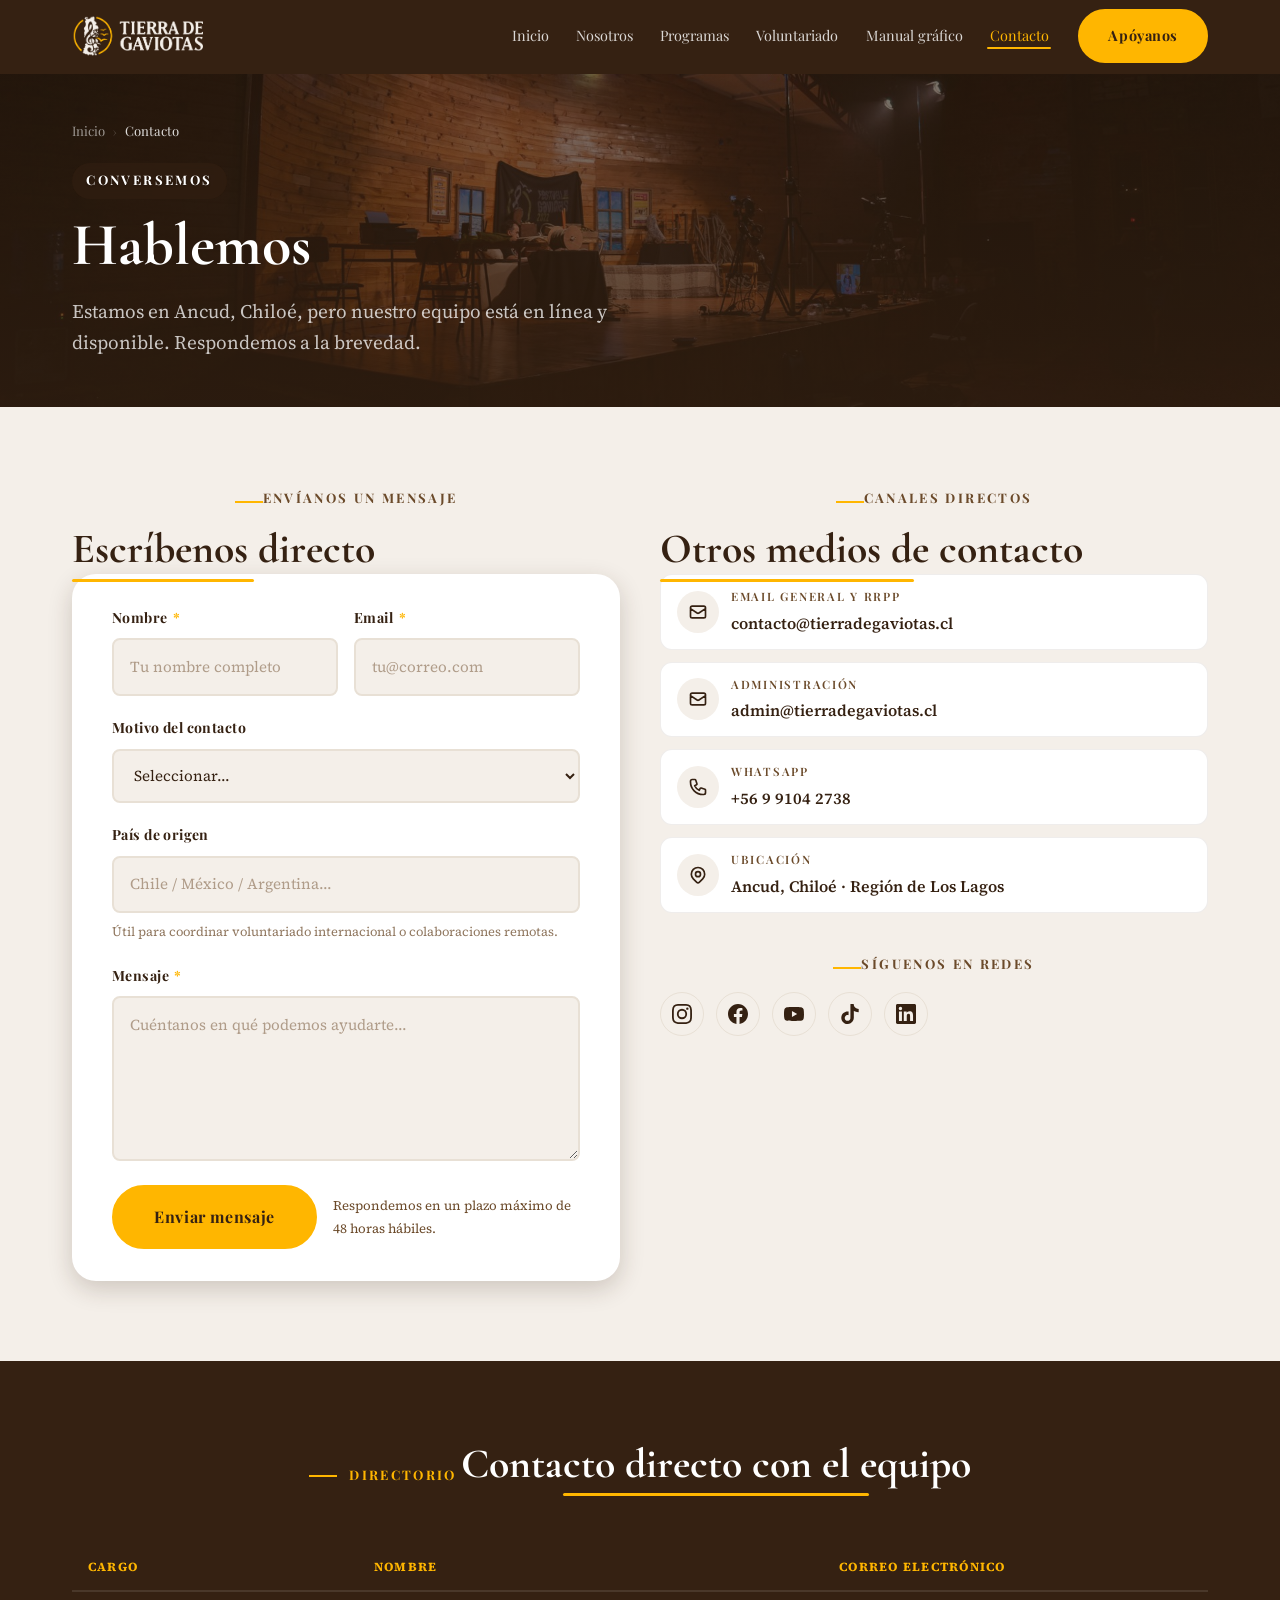
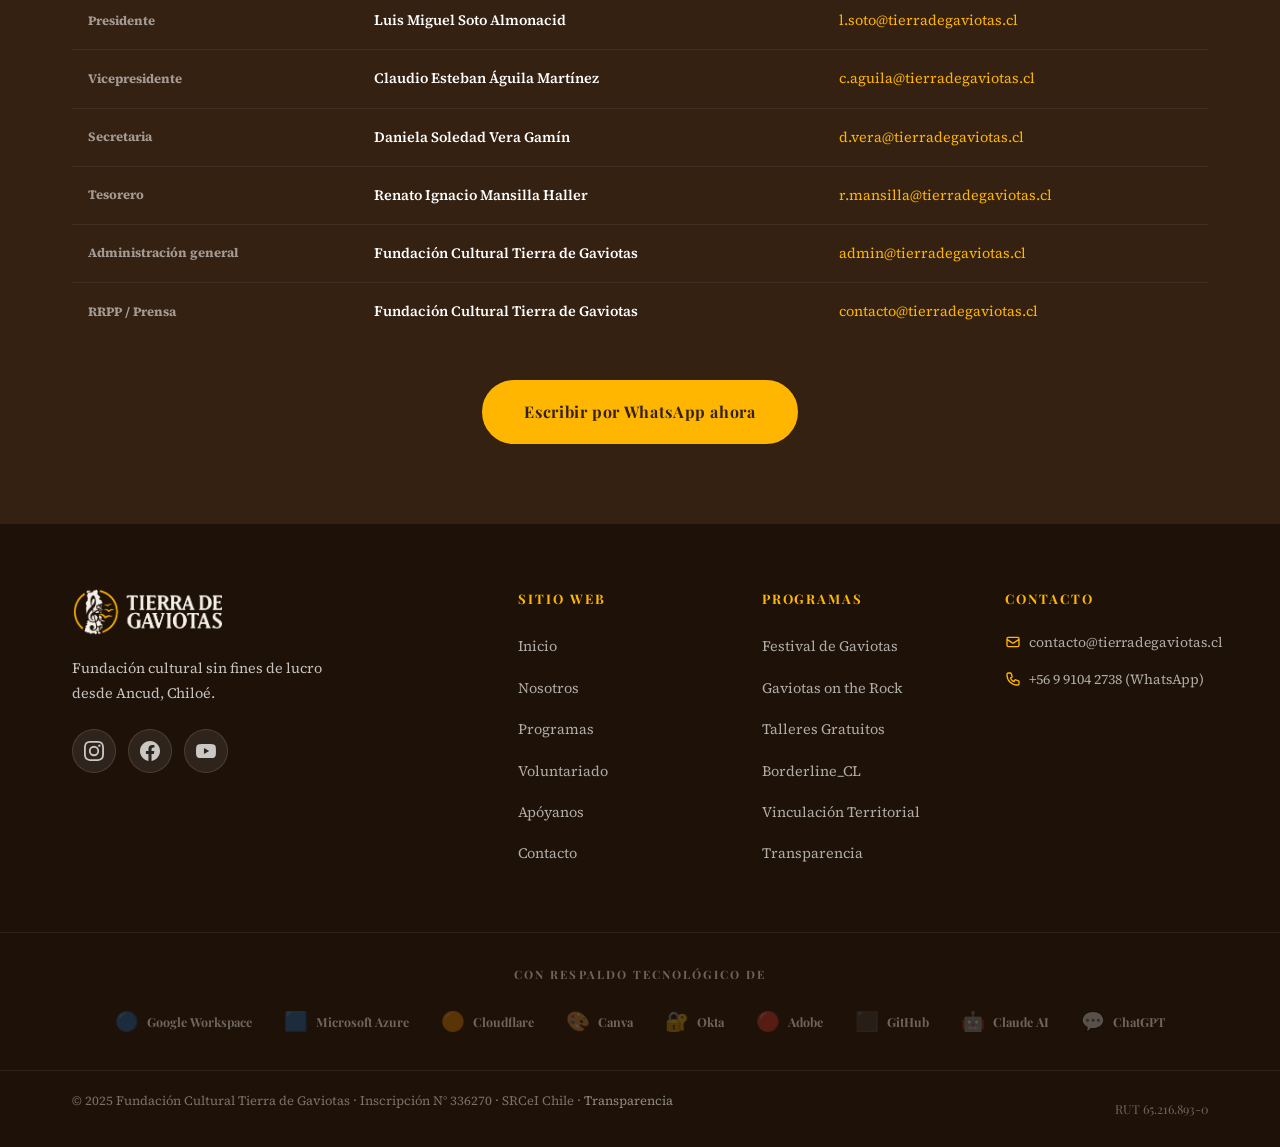
<file: contacto.html>
﻿<!DOCTYPE html>
<html lang="es">
<head>
  <meta charset="UTF-8">
  <meta name="viewport" content="width=device-width, initial-scale=1">
  <title>Contacto | Fundación Cultural Tierra de Gaviotas</title>
  <meta name="description" content="Contáctanos — Fundación Cultural Tierra de Gaviotas. Email, WhatsApp y redes sociales. Respondemos a la brevedad desde Ancud, Chiloé.">
  <link rel="canonical" href="https://tierradegaviotas.cl/contacto.html">
  <meta property="og:type" content="website">
  <meta property="og:url" content="https://tierradegaviotas.cl/contacto.html">
  <meta property="og:title" content="Contacto | Fundación Cultural Tierra de Gaviotas">
  <meta property="og:description" content="Contáctanos por email, WhatsApp o redes sociales. Estamos en Ancud, Chiloé.">
  <meta property="og:image" content="https://tierradegaviotas.cl/images/og-image.jpg">
  <meta property="og:locale" content="es_CL">
  <meta property="og:site_name" content="Fundación Cultural Tierra de Gaviotas">
  <meta name="twitter:card" content="summary_large_image">
  <meta name="twitter:site" content="@tdgaviotas">
  <meta name="twitter:image" content="https://tierradegaviotas.cl/images/og-image.jpg">
  <link rel="icon" type="image/svg+xml" href="/favicon.svg">
  <link rel="icon" type="image/x-icon" href="/favicon.ico">
  <link rel="apple-touch-icon" sizes="180x180" href="/apple-touch-icon.png">
  <link rel="manifest" href="/site.webmanifest">
  <meta name="theme-color" content="#352112">
  <link rel="preconnect" href="https://fonts.googleapis.com">
  <link rel="preconnect" href="https://fonts.gstatic.com" crossorigin>
  <link href="https://fonts.googleapis.com/css2?family=Cormorant+Garamond:ital,wght@0,600;0,700;1,700&family=Playfair+Display:ital,wght@0,400;0,700;1,400&family=Source+Serif+4:opsz,wght@8..60,300;8..60,400;8..60,600&display=swap" rel="stylesheet">
  <link rel="stylesheet" href="css/main.css">
  <link rel="stylesheet" href="css/components.css">
  <link rel="stylesheet" href="css/components-v2.css">
  <link rel="stylesheet" href="css/responsive.css">

</head>
<body>
  <a href="#main-content" class="skip-link">Ir al contenido principal</a>

  <header class="navbar" id="navbar" role="banner">
    <div class="container navbar__inner">
      <a href="index.html" class="navbar__logo" aria-label="Inicio">
        <img src="images/logo/tdg1.png" alt="Tierra de Gaviotas" class="navbar__logo-img" width="200" height="55" loading="eager">
      </a>
      <button class="navbar__hamburger" id="menuToggle" aria-expanded="false" aria-controls="navMenu" aria-label="Abrir menú">
        <span class="navbar__hamburger-line"></span><span class="navbar__hamburger-line"></span><span class="navbar__hamburger-line"></span>
      </button>
      <nav class="navbar__nav" id="navMenu" role="navigation" aria-label="Navegación principal">
        <ul class="navbar__list">
          <li><a href="index.html"        class="navbar__link">Inicio</a></li>
          <li><a href="nosotros.html"     class="navbar__link">Nosotros</a></li>
          <li><a href="programas.html"    class="navbar__link">Programas</a></li>
          <li><a href="voluntariado.html" class="navbar__link">Voluntariado</a></li>
          <!-- Noticias: desactivado temporalmente — quitar comentario para reactivar
          <li><a href="noticias.html" class="navbar__link">Noticias</a></li>
          -->
          <li><a href="manual-grafico.html" class="navbar__link">Manual gráfico</a></li>
          <li><a href="contacto.html"     class="navbar__link" aria-current="page">Contacto</a></li>
        </ul>
        <a href="donaciones.html" class="btn btn--ambar navbar__cta">Apóyanos</a>
      </nav>
    </div>
  </header>

  <main id="main-content" role="main">

    <!-- PAGE HERO -->
    <section class="page-hero page-hero--contacto" aria-labelledby="ph-title">
      <div class="container page-hero__content">
        <nav class="breadcrumb" aria-label="Ruta de navegación">
          <a href="index.html">Inicio</a>
          <span class="breadcrumb__sep" aria-hidden="true">›</span>
          <span class="breadcrumb__current" aria-current="page">Contacto</span>
        </nav>
        <span class="label page-hero__label">Conversemos</span>
        <h1 id="ph-title">Hablemos</h1>
        <p class="lead">Estamos en Ancud, Chiloé, pero nuestro equipo está en línea y disponible. Respondemos a la brevedad.</p>
      </div>
    </section>

    <!-- FORMULARIO + INFO DE CONTACTO -->
    <section class="section bg-crema" aria-labelledby="form-title">
      <div class="container">
        <div class="contact-layout">

          <!-- Formulario -->
          <div class="reveal">
            <span class="label label--block">Envíanos un mensaje</span>
            <h2 id="form-title" class="heading-line" heading--mb2>Escríbenos directo</h2>

            <!--
              INSTRUCCIÓN PARA EL EQUIPO TDG:
              Para activar este formulario, registrarse en formspree.io con el email admin@tierradegaviotas.cl
              Crear un nuevo formulario y reemplazar [PLACEHOLDER: ID Formspree] con el ID obtenido (ej: xyzxyz).
              El action quedará así: action="https://formspree.io/f/tu-id-aqui"
            -->
            <form
              id="contact-form"
              action="https://formspree.io/f/xjgjpewp"
              method="POST"
              class="form-contact"
              novalidate
            >
              <!-- Campo honeypot anti-spam -->
              <input type="text" name="_gotcha" class="u-hidden" tabindex="-1" autocomplete="off" aria-hidden="true">
              <!-- Redirect después de enviar -->
              <input type="hidden" name="_next" value="https://tierradegaviotas.cl/contacto.html?enviado=true">
              <input type="hidden" name="_subject" value="Nuevo mensaje desde tierradegaviotas.cl">

              <div class="form-row">
                <div class="form-group">
                  <label class="form-label" for="nombre">
                    Nombre <span class="required" aria-hidden="true">*</span>
                  </label>
                  <input
                    type="text"
                    id="nombre"
                    name="nombre"
                    class="form-input"
                    placeholder="Tu nombre completo"
                    required
                    autocomplete="given-name"
                  >
                </div>
                <div class="form-group">
                  <label class="form-label" for="email">
                    Email <span class="required" aria-hidden="true">*</span>
                  </label>
                  <input
                    type="email"
                    id="email"
                    name="email"
                    class="form-input"
                    placeholder="tu@correo.com"
                    required
                    autocomplete="email"
                  >
                </div>
              </div>

              <div class="form-group">
                <label class="form-label" for="motivo">Motivo del contacto</label>
                <select id="motivo" name="motivo" class="form-select">
                  <option value="" disabled selected>Seleccionar...</option>
                  <option value="voluntariado">Quiero ser voluntario/a</option>
                  <option value="donaciones">Información sobre donaciones</option>
                  <option value="prensa">Prensa y medios de comunicación</option>
                  <option value="alianza">Propuesta de alianza o colaboración</option>
                  <option value="artista">Participar como artista en el festival</option>
                  <option value="talleres">Información sobre talleres</option>
                  <option value="otro">Otro</option>
                </select>
              </div>

              <div class="form-group">
                <label class="form-label" for="pais">País de origen</label>
                <input
                  type="text"
                  id="pais"
                  name="pais"
                  class="form-input"
                  placeholder="Chile / México / Argentina..."
                  autocomplete="country-name"
                >
                <span class="form-hint">Útil para coordinar voluntariado internacional o colaboraciones remotas.</span>
              </div>

              <div class="form-group">
                <label class="form-label" for="mensaje">
                  Mensaje <span class="required" aria-hidden="true">*</span>
                </label>
                <textarea
                  id="mensaje"
                  name="mensaje"
                  class="form-textarea"
                  placeholder="Cuéntanos en qué podemos ayudarte..."
                  required
                  rows="5"
                ></textarea>
              </div>

              <div class="form-submit">
                <button type="submit" class="btn btn--ambar btn--lg">
                  Enviar mensaje
                </button>
                <p class="text-note-sm">
                  Respondemos en un plazo máximo de 48 horas hábiles.
                </p>
              </div>

              <div class="form-message form-message--success" id="form-success" role="alert">
                ¡Mensaje enviado correctamente! Te responderemos pronto.
              </div>
              <div class="form-message form-message--error" id="form-error" role="alert">
                Hubo un problema al enviar. Por favor intenta nuevamente o escríbenos directamente a contacto@tierradegaviotas.cl
              </div>
            </form>

            <script>
              // Detectar parámetro ?enviado=true en la URL (redirect de Formspree)
              if (window.location.search.includes('enviado=true')) {
                const msg = document.getElementById('form-success');
                if (msg) { msg.style.display = 'block'; }
                const form = document.getElementById('contact-form');
                if (form) { form.style.display = 'none'; }
              }
            </script>
          </div>

          <!-- Información de contacto -->
          <div class="reveal reveal-delay-2">
            <span class="label label--block">Canales directos</span>
            <h2 class="heading-line" heading--mb2>Otros medios de contacto</h2>

            <ul class="contact-list-compact">

              <li class="contact-row">
                <div class="contact-row__icon" aria-hidden="true">
                  <svg fill="none" stroke="currentColor" viewBox="0 0 24 24"><path stroke-linecap="round" stroke-linejoin="round" stroke-width="2" d="M3 8l7.89 5.26a2 2 0 002.22 0L21 8M5 19h14a2 2 0 002-2V7a2 2 0 00-2-2H5a2 2 0 00-2 2v10a2 2 0 002 2z"/></svg>
                </div>
                <div class="contact-row__body">
                  <span class="contact-row__label">Email general y RRPP</span>
                  <a href="mailto:contacto@tierradegaviotas.cl" class="contact-row__value">contacto@tierradegaviotas.cl</a>
                </div>
              </li>

              <li class="contact-row">
                <div class="contact-row__icon" aria-hidden="true">
                  <svg fill="none" stroke="currentColor" viewBox="0 0 24 24"><path stroke-linecap="round" stroke-linejoin="round" stroke-width="2" d="M3 8l7.89 5.26a2 2 0 002.22 0L21 8M5 19h14a2 2 0 002-2V7a2 2 0 00-2-2H5a2 2 0 00-2 2v10a2 2 0 002 2z"/></svg>
                </div>
                <div class="contact-row__body">
                  <span class="contact-row__label">Administración</span>
                  <a href="mailto:admin@tierradegaviotas.cl" class="contact-row__value">admin@tierradegaviotas.cl</a>
                </div>
              </li>

              <li class="contact-row">
                <div class="contact-row__icon" aria-hidden="true">
                  <svg fill="none" stroke="currentColor" viewBox="0 0 24 24"><path stroke-linecap="round" stroke-linejoin="round" stroke-width="2" d="M3 5a2 2 0 012-2h3.28a1 1 0 01.948.684l1.498 4.493a1 1 0 01-.502 1.21l-2.257 1.13a11.042 11.042 0 005.516 5.516l1.13-2.257a1 1 0 011.21-.502l4.493 1.498a1 1 0 01.684.949V19a2 2 0 01-2 2h-1C9.716 21 3 14.284 3 6V5z"/></svg>
                </div>
                <div class="contact-row__body">
                  <span class="contact-row__label">WhatsApp</span>
                  <a href="https://wa.me/56991042738" target="_blank" rel="noopener noreferrer" class="contact-row__value">+56 9 9104 2738</a>
                </div>
              </li>

              <li class="contact-row">
                <div class="contact-row__icon" aria-hidden="true">
                  <svg fill="none" stroke="currentColor" viewBox="0 0 24 24"><path stroke-linecap="round" stroke-linejoin="round" stroke-width="2" d="M17.657 16.657L13.414 20.9a1.998 1.998 0 01-2.827 0l-4.244-4.243a8 8 0 1111.314 0z"/><path stroke-linecap="round" stroke-linejoin="round" stroke-width="2" d="M15 11a3 3 0 11-6 0 3 3 0 016 0z"/></svg>
                </div>
                <div class="contact-row__body">
                  <span class="contact-row__label">Ubicación</span>
                  <span class="contact-row__value">Ancud, Chiloé · Región de Los Lagos</span>
                </div>
              </li>

            </ul>

            <!-- Redes sociales -->
            <div class="block-mt">
              <p class="label label--block">Síguenos en redes</p>
              <nav aria-label="Redes sociales de contacto">
                <ul class="social-list social-list--dark">
                  <li>
                    <a href="https://instagram.com/tdgaviotas" target="_blank" rel="noopener noreferrer" class="social-link" aria-label="Instagram @tdgaviotas">
                      <svg fill="currentColor" viewBox="0 0 24 24" aria-hidden="true"><path d="M12 2.163c3.204 0 3.584.012 4.85.07 3.252.148 4.771 1.691 4.919 4.919.058 1.265.069 1.645.069 4.849 0 3.205-.012 3.584-.069 4.849-.149 3.225-1.664 4.771-4.919 4.919-1.266.058-1.644.07-4.85.07-3.204 0-3.584-.012-4.849-.07-3.26-.149-4.771-1.699-4.919-4.92-.058-1.265-.07-1.644-.07-4.849 0-3.204.013-3.583.07-4.849.149-3.227 1.664-4.771 4.919-4.919 1.266-.057 1.645-.069 4.849-.069zM12 0C8.741 0 8.333.014 7.053.072 2.695.272.273 2.69.073 7.052.014 8.333 0 8.741 0 12c0 3.259.014 3.668.072 4.948.2 4.358 2.618 6.78 6.98 6.98C8.333 23.986 8.741 24 12 24c3.259 0 3.668-.014 4.948-.072 4.354-.2 6.782-2.618 6.979-6.98.059-1.28.073-1.689.073-4.948 0-3.259-.014-3.667-.072-4.947-.196-4.354-2.617-6.78-6.979-6.98C15.668.014 15.259 0 12 0zm0 5.838a6.162 6.162 0 100 12.324 6.162 6.162 0 000-12.324zM12 16a4 4 0 110-8 4 4 0 010 8zm6.406-11.845a1.44 1.44 0 100 2.881 1.44 1.44 0 000-2.881z"/></svg>
                    </a>
                  </li>
                  <li>
                    <a href="https://facebook.com/tdgaviotas" target="_blank" rel="noopener noreferrer" class="social-link" aria-label="Facebook /tdgaviotas">
                      <svg fill="currentColor" viewBox="0 0 24 24" aria-hidden="true"><path d="M24 12.073c0-6.627-5.373-12-12-12s-12 5.373-12 12c0 5.99 4.388 10.954 10.125 11.854v-8.385H7.078v-3.47h3.047V9.43c0-3.007 1.792-4.669 4.533-4.669 1.312 0 2.686.235 2.686.235v2.953H15.83c-1.491 0-1.956.925-1.956 1.874v2.25h3.328l-.532 3.47h-2.796v8.385C19.612 23.027 24 18.062 24 12.073z"/></svg>
                    </a>
                  </li>
                  <li>
                    <a href="https://youtube.com/@tdgaviotas" target="_blank" rel="noopener noreferrer" class="social-link" aria-label="YouTube @tdgaviotas">
                      <svg fill="currentColor" viewBox="0 0 24 24" aria-hidden="true"><path d="M23.498 6.186a3.016 3.016 0 00-2.122-2.136C19.505 3.545 12 3.545 12 3.545s-7.505 0-9.377.505A3.017 3.017 0 00.502 6.186C0 8.07 0 12 0 12s0 3.93.502 5.814a3.016 3.016 0 002.122 2.136c1.871.505 9.376.505 9.376.505s7.505 0 9.377-.505a3.015 3.015 0 002.122-2.136C24 15.93 24 12 24 12s0-3.93-.502-5.814zM9.545 15.568V8.432L15.818 12l-6.273 3.568z"/></svg>
                    </a>
                  </li>
                  <li>
                    <a href="https://tiktok.com/@tdgaviotas" target="_blank" rel="noopener noreferrer" class="social-link" aria-label="TikTok @tdgaviotas">
                      <svg fill="currentColor" viewBox="0 0 24 24" aria-hidden="true"><path d="M12.525.02c1.31-.02 2.61-.01 3.91-.02.08 1.53.63 3.09 1.75 4.17 1.12 1.11 2.7 1.62 4.24 1.79v4.03c-1.44-.05-2.89-.35-4.2-.97-.57-.26-1.1-.59-1.62-.93-.01 2.92.01 5.84-.02 8.75-.08 1.4-.54 2.79-1.35 3.94-1.31 1.92-3.58 3.17-5.91 3.21-1.43.08-2.86-.31-4.08-1.03-2.02-1.19-3.44-3.37-3.65-5.71-.02-.5-.03-1-.01-1.49.18-1.9 1.12-3.72 2.58-4.96 1.66-1.44 3.98-2.13 6.15-1.72.02 1.48-.04 2.96-.04 4.44-.99-.32-2.15-.23-3.02.37-.63.41-1.11 1.04-1.36 1.75-.21.51-.15 1.07-.14 1.61.24 1.64 1.82 3.02 3.5 2.87 1.12-.01 2.19-.66 2.77-1.61.19-.33.4-.67.41-1.06.1-1.79.06-3.57.07-5.36.01-4.03-.01-8.05.02-12.07z"/></svg>
                    </a>
                  </li>
                  <li>
                    <a href="https://linkedin.com/company/tierra-de-gaviotas" target="_blank" rel="noopener noreferrer" class="social-link" aria-label="LinkedIn tierra-de-gaviotas">
                      <svg fill="currentColor" viewBox="0 0 24 24" aria-hidden="true"><path d="M20.447 20.452h-3.554v-5.569c0-1.328-.027-3.037-1.852-3.037-1.853 0-2.136 1.445-2.136 2.939v5.667H9.351V9h3.414v1.561h.046c.477-.9 1.637-1.85 3.37-1.85 3.601 0 4.267 2.37 4.267 5.455v6.286zM5.337 7.433a2.062 2.062 0 01-2.063-2.065 2.064 2.064 0 112.063 2.065zm1.782 13.019H3.555V9h3.564v11.452zM22.225 0H1.771C.792 0 0 .774 0 1.729v20.542C0 23.227.792 24 1.771 24h20.451C23.2 24 24 23.227 24 22.271V1.729C24 .774 23.2 0 22.222 0h.003z"/></svg>
                    </a>
                  </li>
                </ul>
              </nav>
            </div>
          </div>

        </div>
      </div>
    </section>

    <!-- DIRECTORIO DEL EQUIPO -->
    <section class="section bg-cafe" id="directorio" aria-labelledby="dir-title">
      <div class="container">
        <header class="section-header reveal">
          <span class="label">Directorio</span>
          <h2 id="dir-title" class="heading-line heading-line--center">Contacto directo con el equipo</h2>
        </header>

        <div class="reveal reveal-delay-1 overflow-x-auto">
          <table class="directorio-tabla" aria-label="Directorio de la Fundación Cultural Tierra de Gaviotas">
            <thead>
              <tr>
                <th scope="col">Cargo</th>
                <th scope="col">Nombre</th>
                <th scope="col">Correo electrónico</th>
              </tr>
            </thead>
            <tbody>
              <tr>
                <td>Presidente</td>
                <td>Luis Miguel Soto Almonacid</td>
                <td><a href="mailto:l.soto@tierradegaviotas.cl">l.soto@tierradegaviotas.cl</a></td>
              </tr>
              <tr>
                <td>Vicepresidente</td>
                <td>Claudio Esteban Águila Martínez</td>
                <td><a href="mailto:c.aguila@tierradegaviotas.cl">c.aguila@tierradegaviotas.cl</a></td>
              </tr>
              <tr>
                <td>Secretaria</td>
                <td>Daniela Soledad Vera Gamín</td>
                <td><a href="mailto:d.vera@tierradegaviotas.cl">d.vera@tierradegaviotas.cl</a></td>
              </tr>
              <tr>
                <td>Tesorero</td>
                <td>Renato Ignacio Mansilla Haller</td>
                <td><a href="mailto:r.mansilla@tierradegaviotas.cl">r.mansilla@tierradegaviotas.cl</a></td>
              </tr>
              <tr>
                <td>Administración general</td>
                <td>Fundación Cultural Tierra de Gaviotas</td>
                <td><a href="mailto:admin@tierradegaviotas.cl">admin@tierradegaviotas.cl</a></td>
              </tr>
              <tr>
                <td>RRPP / Prensa</td>
                <td>Fundación Cultural Tierra de Gaviotas</td>
                <td><a href="mailto:contacto@tierradegaviotas.cl">contacto@tierradegaviotas.cl</a></td>
              </tr>
            </tbody>
          </table>
        </div>

        <div class="reveal text-center-mt">
          <a href="https://wa.me/56991042738" target="_blank" rel="noopener noreferrer" class="btn btn--ambar btn--lg">
            Escribir por WhatsApp ahora
          </a>
        </div>
      </div>
    </section>

  </main>

  <footer class="footer" role="contentinfo">
    <div class="footer__top"><div class="container footer__grid">
      <div><a href="index.html"><img src="images/logo/tdg1.png" alt="Tierra de Gaviotas" class="footer__brand-logo" loading="lazy"></a><p class="footer__tagline">Fundación cultural sin fines de lucro desde Ancud, Chiloé.</p><nav aria-label="Redes sociales"><ul class="social-list"><li><a href="https://instagram.com/tdgaviotas" target="_blank" rel="noopener noreferrer" class="social-link" aria-label="Instagram"><svg fill="currentColor" viewBox="0 0 24 24"><path d="M12 2.163c3.204 0 3.584.012 4.85.07 3.252.148 4.771 1.691 4.919 4.919.058 1.265.069 1.645.069 4.849 0 3.205-.012 3.584-.069 4.849-.149 3.225-1.664 4.771-4.919 4.919-1.266.058-1.644.07-4.85.07-3.204 0-3.584-.012-4.849-.07-3.26-.149-4.771-1.699-4.919-4.92-.058-1.265-.07-1.644-.07-4.849 0-3.204.013-3.583.07-4.849.149-3.227 1.664-4.771 4.919-4.919 1.266-.057 1.645-.069 4.849-.069zM12 0C8.741 0 8.333.014 7.053.072 2.695.272.273 2.69.073 7.052.014 8.333 0 8.741 0 12c0 3.259.014 3.668.072 4.948.2 4.358 2.618 6.78 6.98 6.98C8.333 23.986 8.741 24 12 24c3.259 0 3.668-.014 4.948-.072 4.354-.2 6.782-2.618 6.979-6.98.059-1.28.073-1.689.073-4.948 0-3.259-.014-3.667-.072-4.947-.196-4.354-2.617-6.78-6.979-6.98C15.668.014 15.259 0 12 0zm0 5.838a6.162 6.162 0 100 12.324 6.162 6.162 0 000-12.324zM12 16a4 4 0 110-8 4 4 0 010 8zm6.406-11.845a1.44 1.44 0 100 2.881 1.44 1.44 0 000-2.881z"/></svg></a></li><li><a href="https://facebook.com/tdgaviotas" target="_blank" rel="noopener noreferrer" class="social-link" aria-label="Facebook"><svg fill="currentColor" viewBox="0 0 24 24"><path d="M24 12.073c0-6.627-5.373-12-12-12s-12 5.373-12 12c0 5.99 4.388 10.954 10.125 11.854v-8.385H7.078v-3.47h3.047V9.43c0-3.007 1.792-4.669 4.533-4.669 1.312 0 2.686.235 2.686.235v2.953H15.83c-1.491 0-1.956.925-1.956 1.874v2.25h3.328l-.532 3.47h-2.796v8.385C19.612 23.027 24 18.062 24 12.073z"/></svg></a></li><li><a href="https://youtube.com/@tdgaviotas" target="_blank" rel="noopener noreferrer" class="social-link" aria-label="YouTube"><svg fill="currentColor" viewBox="0 0 24 24"><path d="M23.498 6.186a3.016 3.016 0 00-2.122-2.136C19.505 3.545 12 3.545 12 3.545s-7.505 0-9.377.505A3.017 3.017 0 00.502 6.186C0 8.07 0 12 0 12s0 3.93.502 5.814a3.016 3.016 0 002.122 2.136c1.871.505 9.376.505 9.376.505s7.505 0 9.377-.505a3.015 3.015 0 002.122-2.136C24 15.93 24 12 24 12s0-3.93-.502-5.814zM9.545 15.568V8.432L15.818 12l-6.273 3.568z"/></svg></a></li></ul></nav></div>
      <nav aria-label="Mapa del sitio"><p class="footer__col-title">Sitio web</p><ul class="footer__nav"><li><a href="index.html">Inicio</a></li><li><a href="nosotros.html">Nosotros</a></li><li><a href="programas.html">Programas</a></li><li><a href="voluntariado.html">Voluntariado</a></li><li><a href="donaciones.html">Apóyanos</a></li><li><a href="contacto.html">Contacto</a></li></ul></nav>
      <nav aria-label="Programas"><p class="footer__col-title">Programas</p><ul class="footer__nav"><li><a href="programas.html#festival">Festival de Gaviotas</a></li><li><a href="programas.html#rock">Gaviotas on the Rock</a></li><li><a href="programas.html#talleres">Talleres Gratuitos</a></li><li><a href="programas.html#borderline">Borderline_CL</a></li><li><a href="programas.html#vinculacion">Vinculación Territorial</a></li><li><a href="nosotros.html#acreditaciones">Transparencia</a></li></ul></nav>
      <div><p class="footer__col-title">Contacto</p><ul class="footer__contact-list"><li class="footer__contact-item"><svg fill="none" stroke="currentColor" viewBox="0 0 24 24" aria-hidden="true"><path stroke-linecap="round" stroke-linejoin="round" stroke-width="2" d="M3 8l7.89 5.26a2 2 0 002.22 0L21 8M5 19h14a2 2 0 002-2V7a2 2 0 00-2-2H5a2 2 0 00-2 2v10a2 2 0 002 2z"/></svg><a href="mailto:contacto@tierradegaviotas.cl">contacto@tierradegaviotas.cl</a></li><li class="footer__contact-item"><svg fill="none" stroke="currentColor" viewBox="0 0 24 24" aria-hidden="true"><path stroke-linecap="round" stroke-linejoin="round" stroke-width="2" d="M3 5a2 2 0 012-2h3.28a1 1 0 01.948.684l1.498 4.493a1 1 0 01-.502 1.21l-2.257 1.13a11.042 11.042 0 005.516 5.516l1.13-2.257a1 1 0 011.21-.502l4.493 1.498a1 1 0 01.684.949V19a2 2 0 01-2 2h-1C9.716 21 3 14.284 3 6V5z"/></svg><a href="https://wa.me/56991042738" target="_blank" rel="noopener noreferrer">+56 9 9104 2738 (WhatsApp)</a></li></ul></div>
    </div></div>
    <div class="footer__aliados"><div class="container"><p class="footer__aliados-title">Con respaldo tecnológico de</p><div class="footer__aliados-logos"><span class="footer__aliado-item"><span class="footer__aliado-icon">🔵</span><span class="footer__aliado-name">Google Workspace</span></span><span class="footer__aliado-item"><span class="footer__aliado-icon">🟦</span><span class="footer__aliado-name">Microsoft Azure</span></span><span class="footer__aliado-item"><span class="footer__aliado-icon">🟠</span><span class="footer__aliado-name">Cloudflare</span></span><span class="footer__aliado-item"><span class="footer__aliado-icon">🎨</span><span class="footer__aliado-name">Canva</span></span><span class="footer__aliado-item"><span class="footer__aliado-icon">🔐</span><span class="footer__aliado-name">Okta</span></span><span class="footer__aliado-item"><span class="footer__aliado-icon">🔴</span><span class="footer__aliado-name">Adobe</span></span><span class="footer__aliado-item"><span class="footer__aliado-icon">⬛</span><span class="footer__aliado-name">GitHub</span></span><span class="footer__aliado-item"><span class="footer__aliado-icon">🤖</span><span class="footer__aliado-name">Claude AI</span></span><span class="footer__aliado-item"><span class="footer__aliado-icon">💬</span><span class="footer__aliado-name">ChatGPT</span></span></div></div></div>
    <div class="container footer__bottom"><p class="footer__legal">© 2025 Fundación Cultural Tierra de Gaviotas · Inscripción N° 336270 · SRCeI Chile · <a href="nosotros.html#acreditaciones">Transparencia</a></p><p class="footer__rut">RUT 65.216.893-0</p></div>
  </footer>

  <script src="js/main.js"></script>
  <script src="js/components.js"></script>
</body>
</html>
</file>
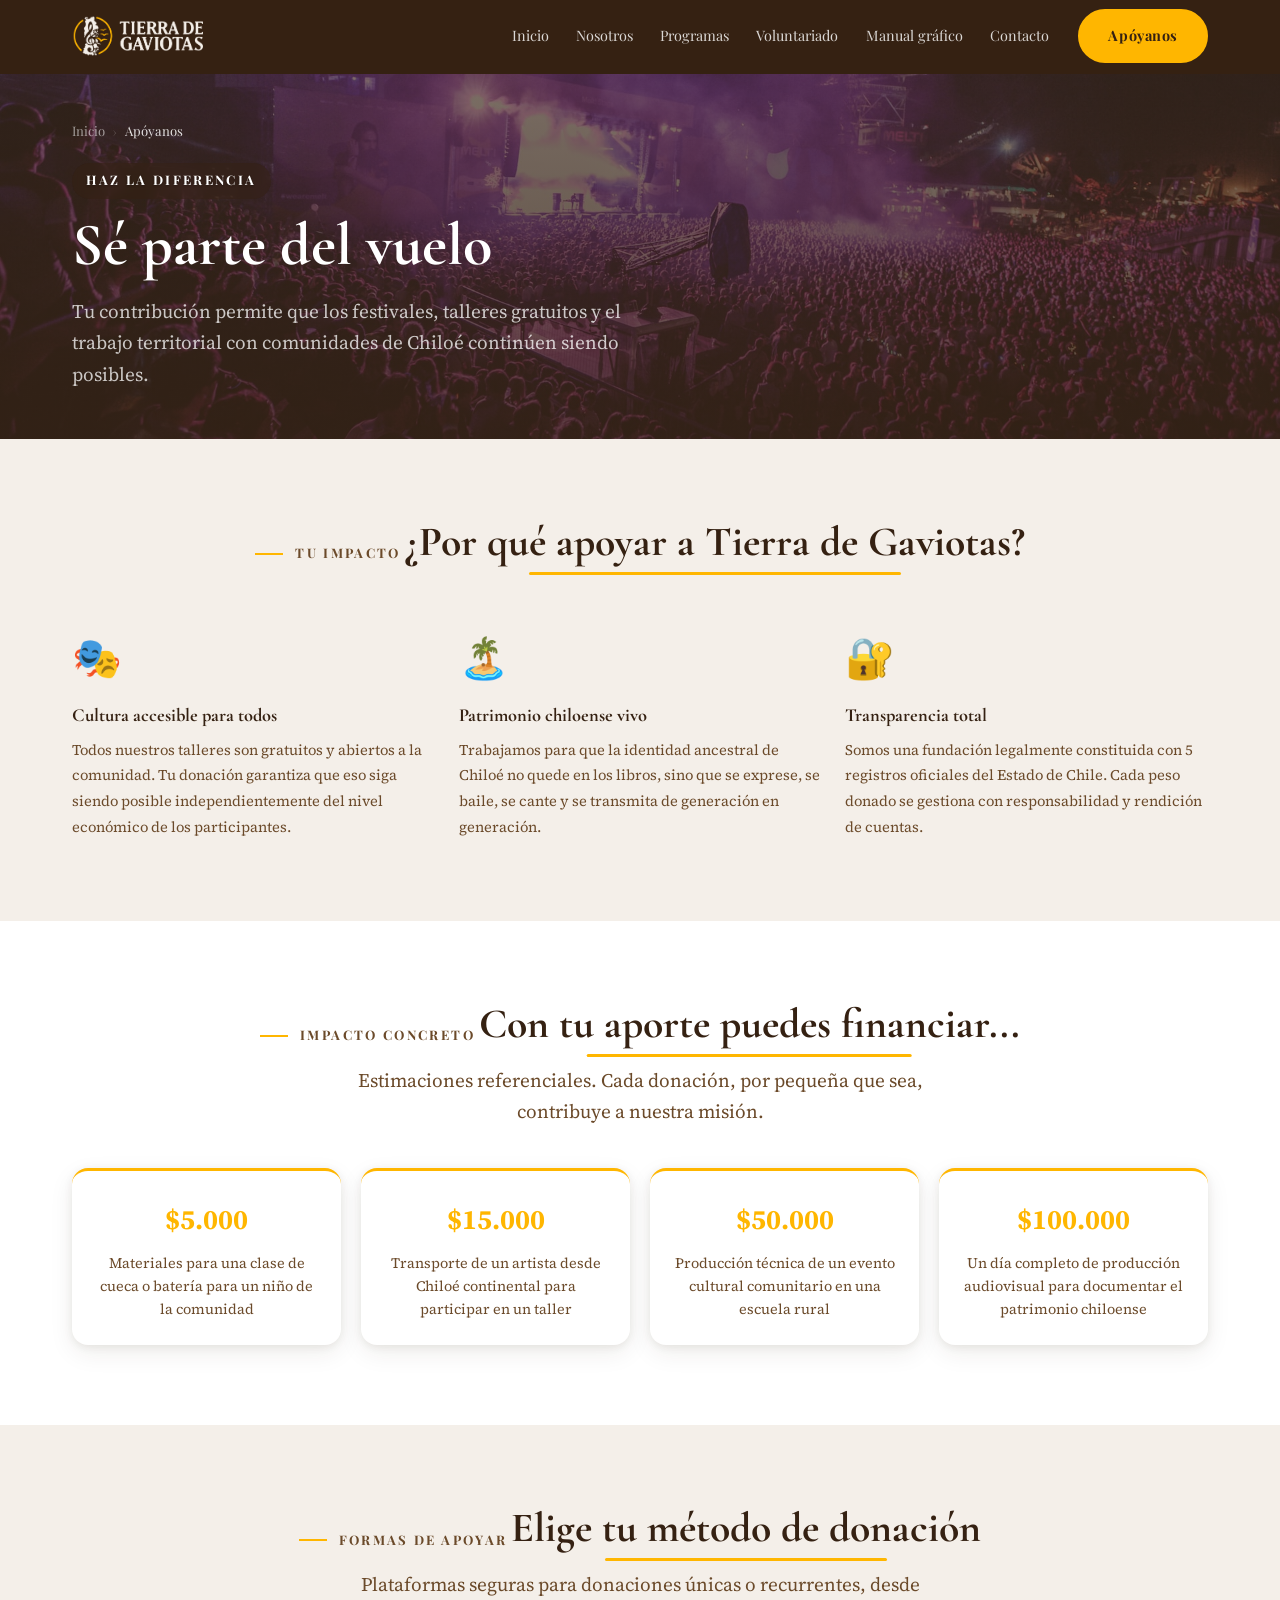
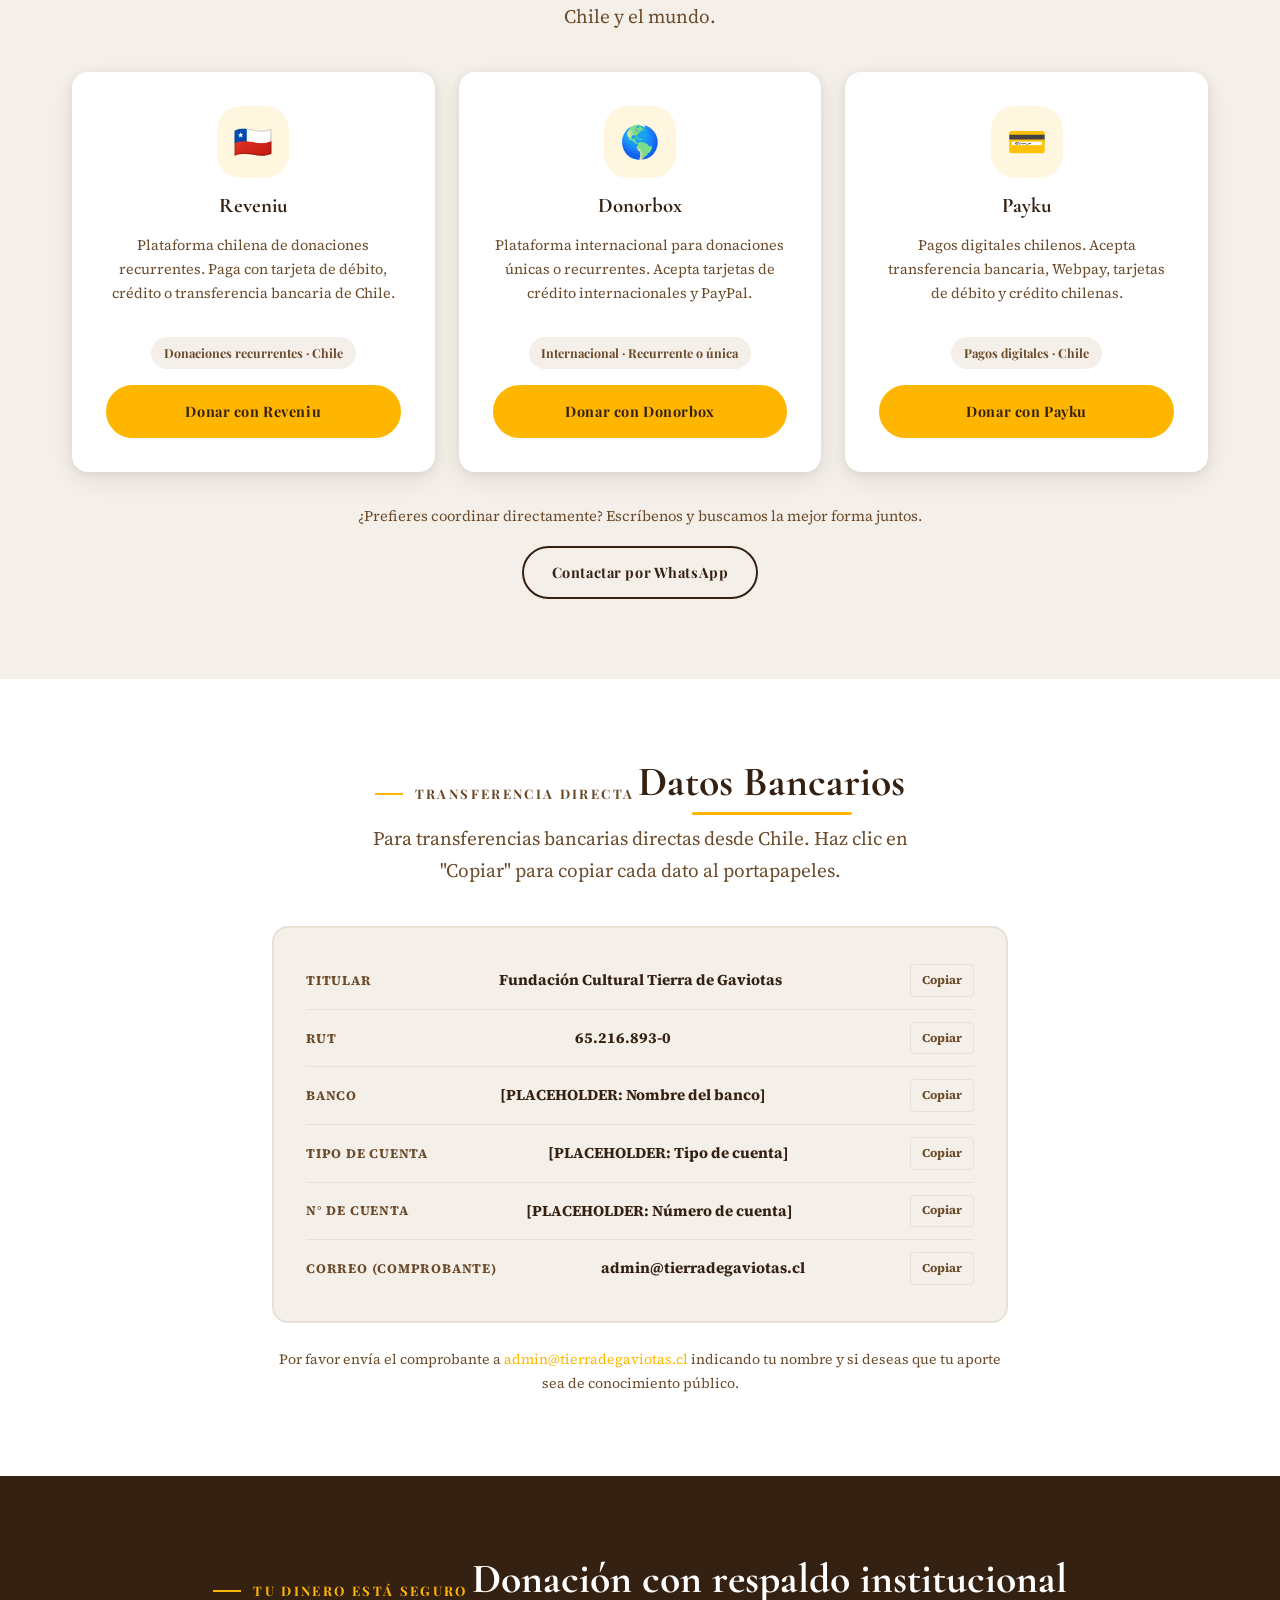
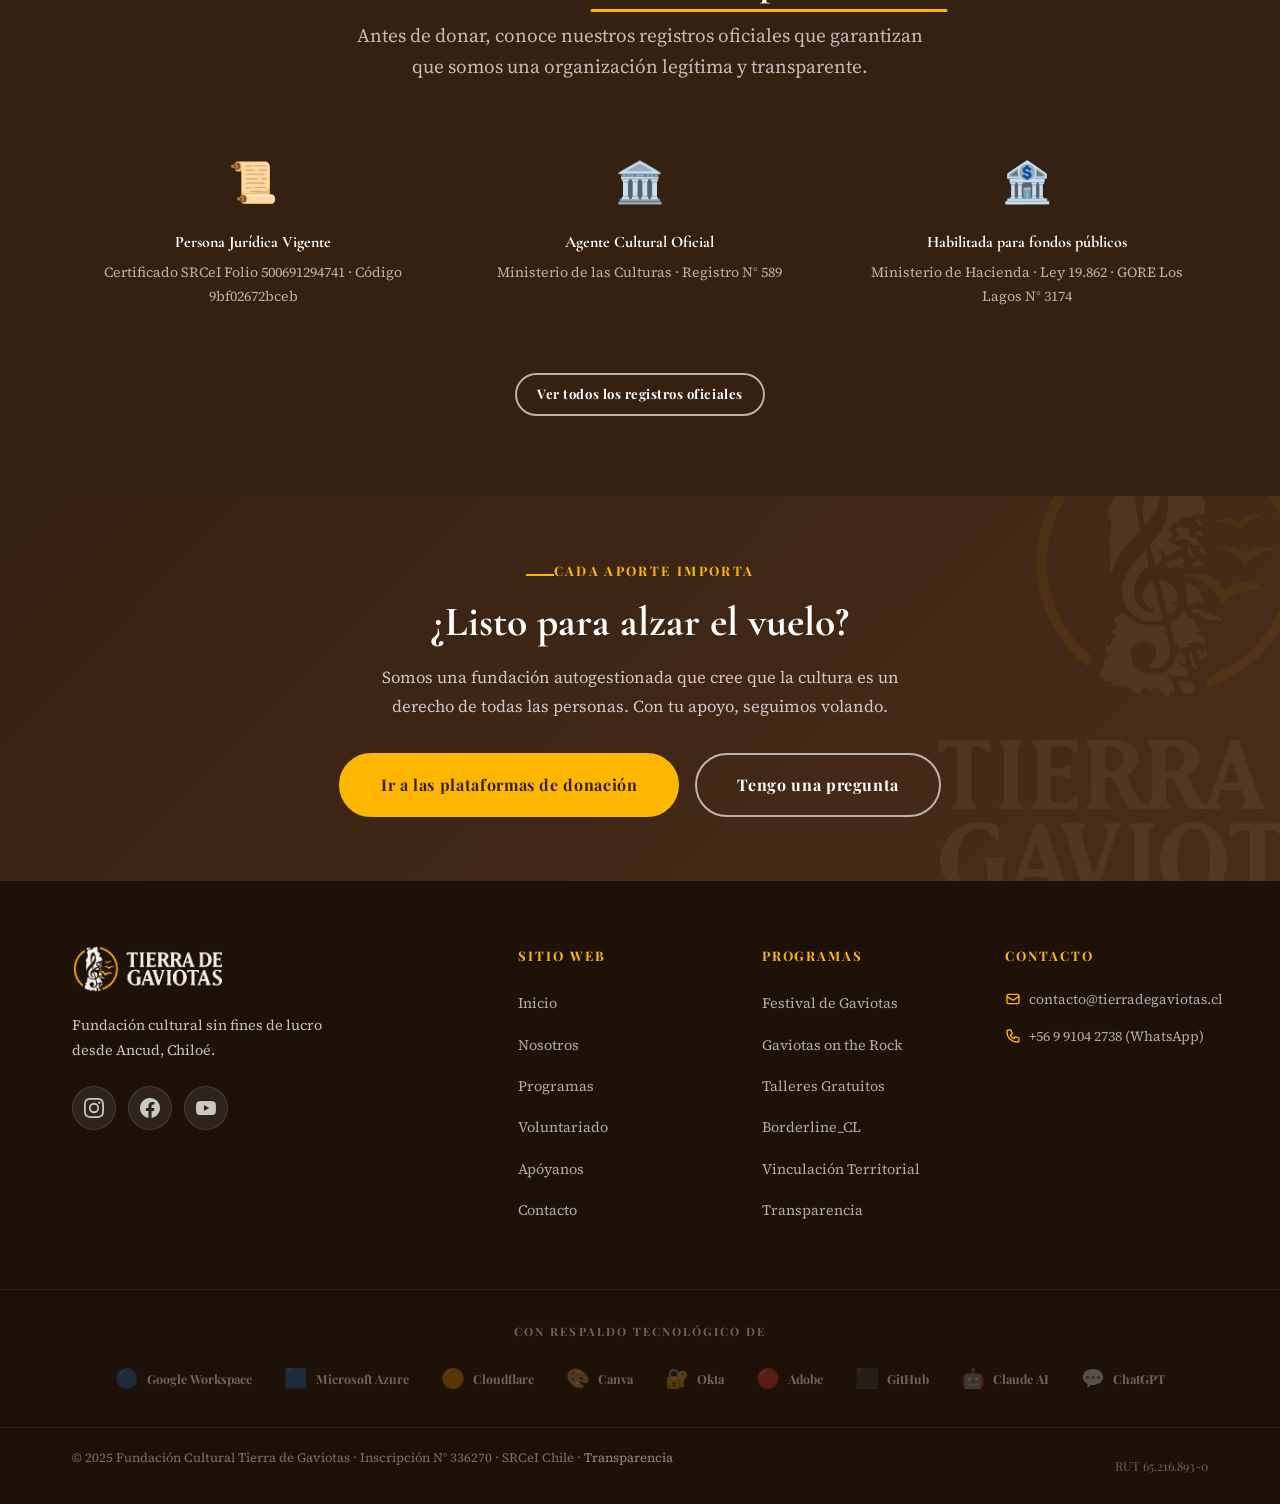
<file: donaciones.html>
﻿<!DOCTYPE html>
<html lang="es">
<head>
  <meta charset="UTF-8">
  <meta name="viewport" content="width=device-width, initial-scale=1">
  <title>Apóyanos | Fundación Cultural Tierra de Gaviotas</title>
  <meta name="description" content="Apoya la Fundación Cultural Tierra de Gaviotas con una donación. Tu aporte permite festivales, talleres gratuitos y vinculación comunitaria en Chiloé.">
  <link rel="canonical" href="https://tierradegaviotas.cl/donaciones.html">
  <meta property="og:type" content="website">
  <meta property="og:url" content="https://tierradegaviotas.cl/donaciones.html">
  <meta property="og:title" content="Apóyanos | Fundación Cultural Tierra de Gaviotas">
  <meta property="og:description" content="Tu donación permite que la cultura siga viva en Chiloé. Apoya la Fundación Tierra de Gaviotas.">
  <meta property="og:image" content="https://tierradegaviotas.cl/images/og-image.jpg">
  <meta property="og:locale" content="es_CL">
  <meta property="og:site_name" content="Fundación Cultural Tierra de Gaviotas">
  <meta name="twitter:card" content="summary_large_image">
  <meta name="twitter:site" content="@tdgaviotas">
  <meta name="twitter:image" content="https://tierradegaviotas.cl/images/og-image.jpg">
  <link rel="icon" type="image/svg+xml" href="/favicon.svg">
  <link rel="icon" type="image/x-icon" href="/favicon.ico">
  <link rel="apple-touch-icon" sizes="180x180" href="/apple-touch-icon.png">
  <link rel="manifest" href="/site.webmanifest">
  <meta name="theme-color" content="#352112">
  <link rel="preconnect" href="https://fonts.googleapis.com">
  <link rel="preconnect" href="https://fonts.gstatic.com" crossorigin>
  <link href="https://fonts.googleapis.com/css2?family=Cormorant+Garamond:ital,wght@0,600;0,700;1,700&family=Playfair+Display:ital,wght@0,400;0,700;1,400&family=Source+Serif+4:opsz,wght@8..60,300;8..60,400;8..60,600&display=swap" rel="stylesheet">
  <link rel="stylesheet" href="css/main.css">
  <link rel="stylesheet" href="css/components.css">
  <link rel="stylesheet" href="css/components-v2.css">
  <link rel="stylesheet" href="css/responsive.css">

</head>
<body>
  <a href="#main-content" class="skip-link">Ir al contenido principal</a>

  <header class="navbar" id="navbar" role="banner">
    <div class="container navbar__inner">
      <a href="index.html" class="navbar__logo" aria-label="Inicio">
        <img src="images/logo/tdg1.png" alt="Tierra de Gaviotas" class="navbar__logo-img" width="200" height="55" loading="eager">
      </a>
      <button class="navbar__hamburger" id="menuToggle" aria-expanded="false" aria-controls="navMenu" aria-label="Abrir menú">
        <span class="navbar__hamburger-line"></span><span class="navbar__hamburger-line"></span><span class="navbar__hamburger-line"></span>
      </button>
      <nav class="navbar__nav" id="navMenu" role="navigation" aria-label="Navegación principal">
        <ul class="navbar__list">
          <li><a href="index.html"        class="navbar__link">Inicio</a></li>
          <li><a href="nosotros.html"     class="navbar__link">Nosotros</a></li>
          <li><a href="programas.html"    class="navbar__link">Programas</a></li>
          <li><a href="voluntariado.html" class="navbar__link">Voluntariado</a></li>
          <!-- Noticias: desactivado temporalmente — quitar comentario para reactivar
          <li><a href="noticias.html" class="navbar__link">Noticias</a></li>
          -->
          <li><a href="manual-grafico.html" class="navbar__link">Manual gráfico</a></li>
          <li><a href="contacto.html"     class="navbar__link">Contacto</a></li>
        </ul>
        <a href="donaciones.html" class="btn btn--ambar navbar__cta" aria-current="page">Apóyanos</a>
      </nav>
    </div>
  </header>

  <main id="main-content" role="main">

    <!-- PAGE HERO -->
    <section class="page-hero page-hero--donaciones" aria-labelledby="ph-title">
      <div class="container page-hero__content">
        <nav class="breadcrumb" aria-label="Ruta de navegación">
          <a href="index.html">Inicio</a>
          <span class="breadcrumb__sep" aria-hidden="true">›</span>
          <span class="breadcrumb__current" aria-current="page">Apóyanos</span>
        </nav>
        <span class="label page-hero__label">Haz la diferencia</span>
        <h1 id="ph-title">Sé parte del vuelo</h1>
        <p class="lead">Tu contribución permite que los festivales, talleres gratuitos y el trabajo territorial con comunidades de Chiloé continúen siendo posibles.</p>
      </div>
    </section>

    <!-- POR QUÉ DONAR -->
    <section class="section bg-crema" aria-labelledby="porq-title">
      <div class="container">
        <header class="section-header reveal">
          <span class="label">Tu impacto</span>
          <h2 id="porq-title" class="heading-line heading-line--center">¿Por qué apoyar a Tierra de Gaviotas?</h2>
        </header>
        <div class="por-que-grid reveal reveal-delay-1">
          <div class="por-que-item">
            <div class="por-que-item__icon" aria-hidden="true">🎭</div>
            <h3>Cultura accesible para todos</h3>
            <p>Todos nuestros talleres son gratuitos y abiertos a la comunidad. Tu donación garantiza que eso siga siendo posible independientemente del nivel económico de los participantes.</p>
          </div>
          <div class="por-que-item">
            <div class="por-que-item__icon" aria-hidden="true">🏝️</div>
            <h3>Patrimonio chiloense vivo</h3>
            <p>Trabajamos para que la identidad ancestral de Chiloé no quede en los libros, sino que se exprese, se baile, se cante y se transmita de generación en generación.</p>
          </div>
          <div class="por-que-item">
            <div class="por-que-item__icon" aria-hidden="true">🔐</div>
            <h3>Transparencia total</h3>
            <p>Somos una fundación legalmente constituida con 5 registros oficiales del Estado de Chile. Cada peso donado se gestiona con responsabilidad y rendición de cuentas.</p>
          </div>
        </div>
      </div>
    </section>

    <!-- IMPACTO DE TU DONACIÓN -->
    <section class="section bg-blanco" aria-labelledby="imp-title">
      <div class="container">
        <header class="section-header reveal">
          <span class="label">Impacto concreto</span>
          <h2 id="imp-title" class="heading-line heading-line--center">Con tu aporte puedes financiar...</h2>
          <p class="lead">Estimaciones referenciales. Cada donación, por pequeña que sea, contribuye a nuestra misión.</p>
        </header>
        <div class="impacto-grid reveal reveal-delay-1">
          <div class="impacto-item">
            <p class="impacto-item__monto">$5.000</p>
            <p class="impacto-item__desc">Materiales para una clase de cueca o batería para un niño de la comunidad</p>
          </div>
          <div class="impacto-item">
            <p class="impacto-item__monto">$15.000</p>
            <p class="impacto-item__desc">Transporte de un artista desde Chiloé continental para participar en un taller</p>
          </div>
          <div class="impacto-item">
            <p class="impacto-item__monto">$50.000</p>
            <p class="impacto-item__desc">Producción técnica de un evento cultural comunitario en una escuela rural</p>
          </div>
          <div class="impacto-item">
            <p class="impacto-item__monto">$100.000</p>
            <p class="impacto-item__desc">Un día completo de producción audiovisual para documentar el patrimonio chiloense</p>
          </div>
        </div>
      </div>
    </section>

    <!-- PLATAFORMAS DE DONACIÓN -->
    <section class="section bg-crema" id="plataformas" aria-labelledby="plat-title">
      <div class="container">
        <header class="section-header reveal">
          <span class="label">Formas de apoyar</span>
          <h2 id="plat-title" class="heading-line heading-line--center">Elige tu método de donación</h2>
          <p class="lead">Plataformas seguras para donaciones únicas o recurrentes, desde Chile y el mundo.</p>
        </header>

        <div class="grid grid-auto-3 reveal reveal-delay-1">

          <!-- Reveniu -->
          <div class="card-donacion">
            <div class="card-donacion__icon" aria-hidden="true">🇨🇱</div>
            <h3 class="card-donacion__titulo">Reveniu</h3>
            <p class="card-donacion__desc">Plataforma chilena de donaciones recurrentes. Paga con tarjeta de débito, crédito o transferencia bancaria de Chile.</p>
            <span class="card-donacion__badge">Donaciones recurrentes · Chile</span>
            <!-- [PLACEHOLDER: Reemplazar # con la URL real de Reveniu cuando esté disponible] -->
            <a href="#" class="btn btn--ambar" aria-label="Donar mediante Reveniu">
              <!-- [PLACEHOLDER: URL Reveniu] -->
              Donar con Reveniu
            </a>
          </div>

          <!-- Donorbox -->
          <div class="card-donacion">
            <div class="card-donacion__icon" aria-hidden="true">🌎</div>
            <h3 class="card-donacion__titulo">Donorbox</h3>
            <p class="card-donacion__desc">Plataforma internacional para donaciones únicas o recurrentes. Acepta tarjetas de crédito internacionales y PayPal.</p>
            <span class="card-donacion__badge">Internacional · Recurrente o única</span>
            <!-- [PLACEHOLDER: Reemplazar # con la URL real de Donorbox cuando esté disponible] -->
            <a href="#" class="btn btn--ambar" aria-label="Donar mediante Donorbox">
              <!-- [PLACEHOLDER: URL Donorbox] -->
              Donar con Donorbox
            </a>
          </div>

          <!-- Payku -->
          <div class="card-donacion">
            <div class="card-donacion__icon" aria-hidden="true">💳</div>
            <h3 class="card-donacion__titulo">Payku</h3>
            <p class="card-donacion__desc">Pagos digitales chilenos. Acepta transferencia bancaria, Webpay, tarjetas de débito y crédito chilenas.</p>
            <span class="card-donacion__badge">Pagos digitales · Chile</span>
            <!-- [PLACEHOLDER: Reemplazar # con la URL real de Payku cuando esté disponible] -->
            <a href="#" class="btn btn--ambar" aria-label="Donar mediante Payku">
              <!-- [PLACEHOLDER: URL Payku] -->
              Donar con Payku
            </a>
          </div>

        </div>

        <!-- WhatsApp para otras formas de apoyo -->
        <div class="donacion-cta">
          <p class="donacion-cta__text">
            ¿Prefieres coordinar directamente? Escríbenos y buscamos la mejor forma juntos.
          </p>
          <a href="https://wa.me/56991042738" target="_blank" rel="noopener noreferrer" class="btn btn--outline">
            Contactar por WhatsApp
          </a>
        </div>
      </div>
    </section>

    <!-- TRANSFERENCIA BANCARIA -->
    <section class="section bg-blanco" id="transferencia" aria-labelledby="banco-title">
      <div class="container container--narrow">
        <header class="section-header reveal">
          <span class="label">Transferencia directa</span>
          <h2 id="banco-title" class="heading-line heading-line--center">Datos Bancarios</h2>
          <p class="lead">Para transferencias bancarias directas desde Chile. Haz clic en "Copiar" para copiar cada dato al portapapeles.</p>
        </header>

        <div class="banco-box reveal reveal-delay-1">
          <div class="banco-dato">
            <span class="banco-dato__label">Titular</span>
            <span class="banco-dato__valor">Fundación Cultural Tierra de Gaviotas</span>
            <button class="banco-dato__copy" data-copy="Fundación Cultural Tierra de Gaviotas" aria-label="Copiar nombre del titular">Copiar</button>
          </div>
          <div class="banco-dato">
            <span class="banco-dato__label">RUT</span>
            <span class="banco-dato__valor">65.216.893-0</span>
            <button class="banco-dato__copy" data-copy="65.216.893-0" aria-label="Copiar RUT">Copiar</button>
          </div>
          <div class="banco-dato">
            <span class="banco-dato__label">Banco</span>
            <!-- [PLACEHOLDER: Reemplazar con el banco real de la fundación] -->
            <span class="banco-dato__valor">[PLACEHOLDER: Nombre del banco]</span>
            <button class="banco-dato__copy" data-copy="[PLACEHOLDER: Nombre del banco]" aria-label="Copiar nombre del banco">Copiar</button>
          </div>
          <div class="banco-dato">
            <span class="banco-dato__label">Tipo de cuenta</span>
            <!-- [PLACEHOLDER: Tipo de cuenta: Cuenta Corriente / Cuenta Vista / Cuenta RUT] -->
            <span class="banco-dato__valor">[PLACEHOLDER: Tipo de cuenta]</span>
            <button class="banco-dato__copy" data-copy="[PLACEHOLDER: Tipo de cuenta]" aria-label="Copiar tipo de cuenta">Copiar</button>
          </div>
          <div class="banco-dato">
            <span class="banco-dato__label">N° de cuenta</span>
            <!-- [PLACEHOLDER: Número de cuenta bancaria de la fundación] -->
            <span class="banco-dato__valor">[PLACEHOLDER: Número de cuenta]</span>
            <button class="banco-dato__copy" data-copy="[PLACEHOLDER: Número de cuenta]" aria-label="Copiar número de cuenta">Copiar</button>
          </div>
          <div class="banco-dato">
            <span class="banco-dato__label">Correo (comprobante)</span>
            <span class="banco-dato__valor">admin@tierradegaviotas.cl</span>
            <button class="banco-dato__copy" data-copy="admin@tierradegaviotas.cl" aria-label="Copiar correo de contacto">Copiar</button>
          </div>
        </div>

        <p class="text-center reveal donacion-note">
          Por favor envía el comprobante a <a href="mailto:admin@tierradegaviotas.cl" class="link-ambar">admin@tierradegaviotas.cl</a>
          indicando tu nombre y si deseas que tu aporte sea de conocimiento público.
        </p>
      </div>
    </section>

    <!-- ACREDITACIONES (confianza antes de donar) -->
    <section class="section bg-cafe" aria-labelledby="conf-title">
      <div class="container">
        <header class="section-header reveal">
          <span class="label">Tu dinero está seguro</span>
          <h2 id="conf-title" class="heading-line heading-line--center">Donación con respaldo institucional</h2>
          <p class="lead">Antes de donar, conoce nuestros registros oficiales que garantizan que somos una organización legítima y transparente.</p>
        </header>
        <div class="grid grid-auto-3 reveal reveal-delay-1">
          <div class="acred-card">
            <div class="acred-card__icon" aria-hidden="true">📜</div>
            <h3 class="acred-card__title">Persona Jurídica Vigente</h3>
            <p class="acred-card__text">Certificado SRCeI Folio 500691294741 · Código 9bf02672bceb</p>
          </div>
          <div class="acred-card">
            <div class="acred-card__icon" aria-hidden="true">🏛️</div>
            <h3 class="acred-card__title">Agente Cultural Oficial</h3>
            <p class="acred-card__text">Ministerio de las Culturas · Registro N° 589</p>
          </div>
          <div class="acred-card">
            <div class="acred-card__icon" aria-hidden="true">🏦</div>
            <h3 class="acred-card__title">Habilitada para fondos públicos</h3>
            <p class="acred-card__text">Ministerio de Hacienda · Ley 19.862 · GORE Los Lagos N° 3174</p>
          </div>
        </div>
        <div class="text-center reveal block-mt">
          <a href="nosotros.html#acreditaciones" class="btn btn--outline-white btn--sm">Ver todos los registros oficiales</a>
        </div>
      </div>
    </section>

    <!-- CTA FINAL -->
    <section class="cta-banner" aria-label="Llamada final a donar">
      <div class="container">
        <span class="label label--block">Cada aporte importa</span>
        <h2 class="reveal">¿Listo para alzar el vuelo?</h2>
        <p class="reveal reveal-delay-1">Somos una fundación autogestionada que cree que la cultura es un derecho de todas las personas. Con tu apoyo, seguimos volando.</p>
        <div class="cta-banner__btns reveal reveal-delay-2">
          <a href="#plataformas" class="btn btn--ambar btn--lg">Ir a las plataformas de donación</a>
          <a href="contacto.html" class="btn btn--outline-white btn--lg">Tengo una pregunta</a>
        </div>
      </div>
    </section>

  </main>

  <footer class="footer" role="contentinfo">
    <div class="footer__top"><div class="container footer__grid">
      <div><a href="index.html"><img src="images/logo/tdg1.png" alt="Tierra de Gaviotas" class="footer__brand-logo" loading="lazy"></a><p class="footer__tagline">Fundación cultural sin fines de lucro desde Ancud, Chiloé.</p><nav aria-label="Redes sociales"><ul class="social-list"><li><a href="https://instagram.com/tdgaviotas" target="_blank" rel="noopener noreferrer" class="social-link" aria-label="Instagram"><svg fill="currentColor" viewBox="0 0 24 24"><path d="M12 2.163c3.204 0 3.584.012 4.85.07 3.252.148 4.771 1.691 4.919 4.919.058 1.265.069 1.645.069 4.849 0 3.205-.012 3.584-.069 4.849-.149 3.225-1.664 4.771-4.919 4.919-1.266.058-1.644.07-4.85.07-3.204 0-3.584-.012-4.849-.07-3.26-.149-4.771-1.699-4.919-4.92-.058-1.265-.07-1.644-.07-4.849 0-3.204.013-3.583.07-4.849.149-3.227 1.664-4.771 4.919-4.919 1.266-.057 1.645-.069 4.849-.069zM12 0C8.741 0 8.333.014 7.053.072 2.695.272.273 2.69.073 7.052.014 8.333 0 8.741 0 12c0 3.259.014 3.668.072 4.948.2 4.358 2.618 6.78 6.98 6.98C8.333 23.986 8.741 24 12 24c3.259 0 3.668-.014 4.948-.072 4.354-.2 6.782-2.618 6.979-6.98.059-1.28.073-1.689.073-4.948 0-3.259-.014-3.667-.072-4.947-.196-4.354-2.617-6.78-6.979-6.98C15.668.014 15.259 0 12 0zm0 5.838a6.162 6.162 0 100 12.324 6.162 6.162 0 000-12.324zM12 16a4 4 0 110-8 4 4 0 010 8zm6.406-11.845a1.44 1.44 0 100 2.881 1.44 1.44 0 000-2.881z"/></svg></a></li><li><a href="https://facebook.com/tdgaviotas" target="_blank" rel="noopener noreferrer" class="social-link" aria-label="Facebook"><svg fill="currentColor" viewBox="0 0 24 24"><path d="M24 12.073c0-6.627-5.373-12-12-12s-12 5.373-12 12c0 5.99 4.388 10.954 10.125 11.854v-8.385H7.078v-3.47h3.047V9.43c0-3.007 1.792-4.669 4.533-4.669 1.312 0 2.686.235 2.686.235v2.953H15.83c-1.491 0-1.956.925-1.956 1.874v2.25h3.328l-.532 3.47h-2.796v8.385C19.612 23.027 24 18.062 24 12.073z"/></svg></a></li><li><a href="https://youtube.com/@tdgaviotas" target="_blank" rel="noopener noreferrer" class="social-link" aria-label="YouTube"><svg fill="currentColor" viewBox="0 0 24 24"><path d="M23.498 6.186a3.016 3.016 0 00-2.122-2.136C19.505 3.545 12 3.545 12 3.545s-7.505 0-9.377.505A3.017 3.017 0 00.502 6.186C0 8.07 0 12 0 12s0 3.93.502 5.814a3.016 3.016 0 002.122 2.136c1.871.505 9.376.505 9.376.505s7.505 0 9.377-.505a3.015 3.015 0 002.122-2.136C24 15.93 24 12 24 12s0-3.93-.502-5.814zM9.545 15.568V8.432L15.818 12l-6.273 3.568z"/></svg></a></li></ul></nav></div>
      <nav aria-label="Mapa del sitio"><p class="footer__col-title">Sitio web</p><ul class="footer__nav"><li><a href="index.html">Inicio</a></li><li><a href="nosotros.html">Nosotros</a></li><li><a href="programas.html">Programas</a></li><li><a href="voluntariado.html">Voluntariado</a></li><li><a href="donaciones.html">Apóyanos</a></li><li><a href="contacto.html">Contacto</a></li></ul></nav>
      <nav aria-label="Programas"><p class="footer__col-title">Programas</p><ul class="footer__nav"><li><a href="programas.html#festival">Festival de Gaviotas</a></li><li><a href="programas.html#rock">Gaviotas on the Rock</a></li><li><a href="programas.html#talleres">Talleres Gratuitos</a></li><li><a href="programas.html#borderline">Borderline_CL</a></li><li><a href="programas.html#vinculacion">Vinculación Territorial</a></li><li><a href="nosotros.html#acreditaciones">Transparencia</a></li></ul></nav>
      <div><p class="footer__col-title">Contacto</p><ul class="footer__contact-list"><li class="footer__contact-item"><svg fill="none" stroke="currentColor" viewBox="0 0 24 24" aria-hidden="true"><path stroke-linecap="round" stroke-linejoin="round" stroke-width="2" d="M3 8l7.89 5.26a2 2 0 002.22 0L21 8M5 19h14a2 2 0 002-2V7a2 2 0 00-2-2H5a2 2 0 00-2 2v10a2 2 0 002 2z"/></svg><a href="mailto:contacto@tierradegaviotas.cl">contacto@tierradegaviotas.cl</a></li><li class="footer__contact-item"><svg fill="none" stroke="currentColor" viewBox="0 0 24 24" aria-hidden="true"><path stroke-linecap="round" stroke-linejoin="round" stroke-width="2" d="M3 5a2 2 0 012-2h3.28a1 1 0 01.948.684l1.498 4.493a1 1 0 01-.502 1.21l-2.257 1.13a11.042 11.042 0 005.516 5.516l1.13-2.257a1 1 0 011.21-.502l4.493 1.498a1 1 0 01.684.949V19a2 2 0 01-2 2h-1C9.716 21 3 14.284 3 6V5z"/></svg><a href="https://wa.me/56991042738" target="_blank" rel="noopener noreferrer">+56 9 9104 2738 (WhatsApp)</a></li></ul></div>
    </div></div>
    <div class="footer__aliados"><div class="container"><p class="footer__aliados-title">Con respaldo tecnológico de</p><div class="footer__aliados-logos"><span class="footer__aliado-item"><span class="footer__aliado-icon">🔵</span><span class="footer__aliado-name">Google Workspace</span></span><span class="footer__aliado-item"><span class="footer__aliado-icon">🟦</span><span class="footer__aliado-name">Microsoft Azure</span></span><span class="footer__aliado-item"><span class="footer__aliado-icon">🟠</span><span class="footer__aliado-name">Cloudflare</span></span><span class="footer__aliado-item"><span class="footer__aliado-icon">🎨</span><span class="footer__aliado-name">Canva</span></span><span class="footer__aliado-item"><span class="footer__aliado-icon">🔐</span><span class="footer__aliado-name">Okta</span></span><span class="footer__aliado-item"><span class="footer__aliado-icon">🔴</span><span class="footer__aliado-name">Adobe</span></span><span class="footer__aliado-item"><span class="footer__aliado-icon">⬛</span><span class="footer__aliado-name">GitHub</span></span><span class="footer__aliado-item"><span class="footer__aliado-icon">🤖</span><span class="footer__aliado-name">Claude AI</span></span><span class="footer__aliado-item"><span class="footer__aliado-icon">💬</span><span class="footer__aliado-name">ChatGPT</span></span></div></div></div>
    <div class="container footer__bottom"><p class="footer__legal">© 2025 Fundación Cultural Tierra de Gaviotas · Inscripción N° 336270 · SRCeI Chile · <a href="nosotros.html#acreditaciones">Transparencia</a></p><p class="footer__rut">RUT 65.216.893-0</p></div>
  </footer>

  <script src="js/main.js"></script>
  <script src="js/components.js"></script>
</body>
</html>
</file>
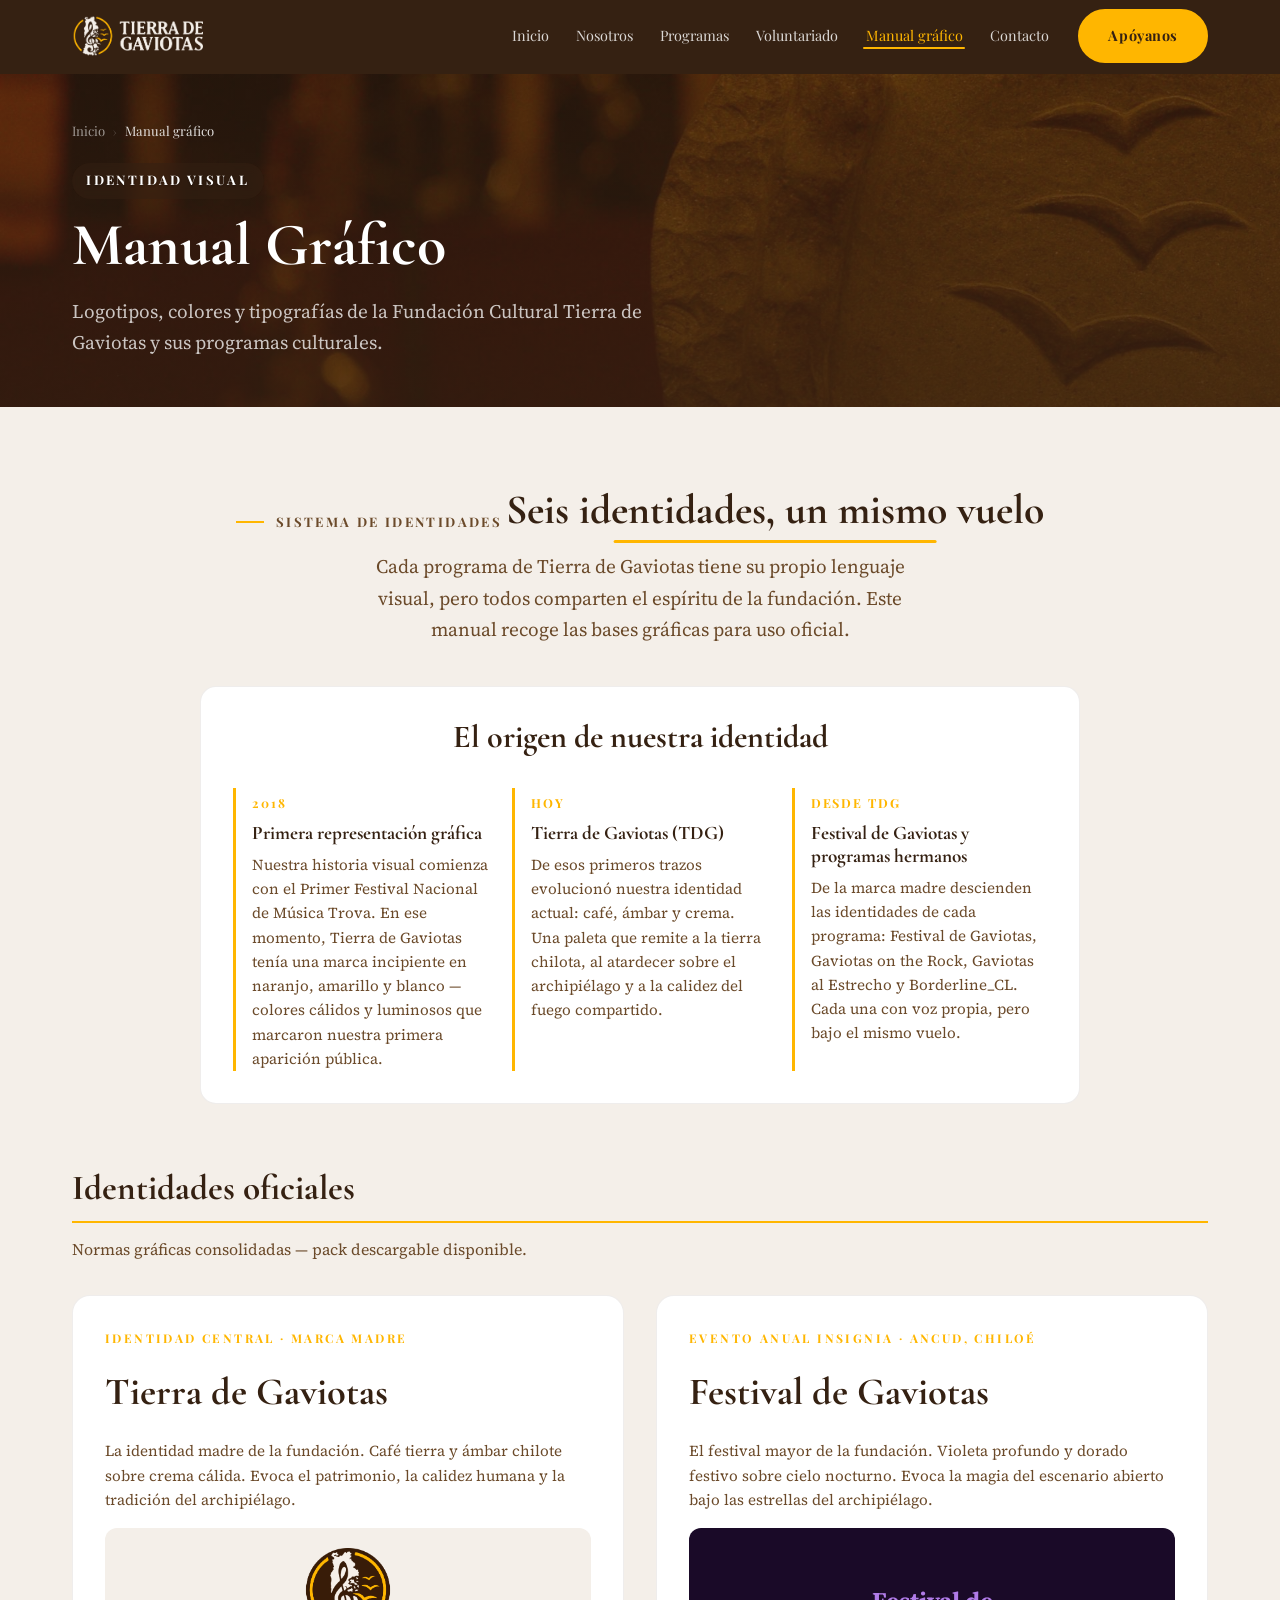
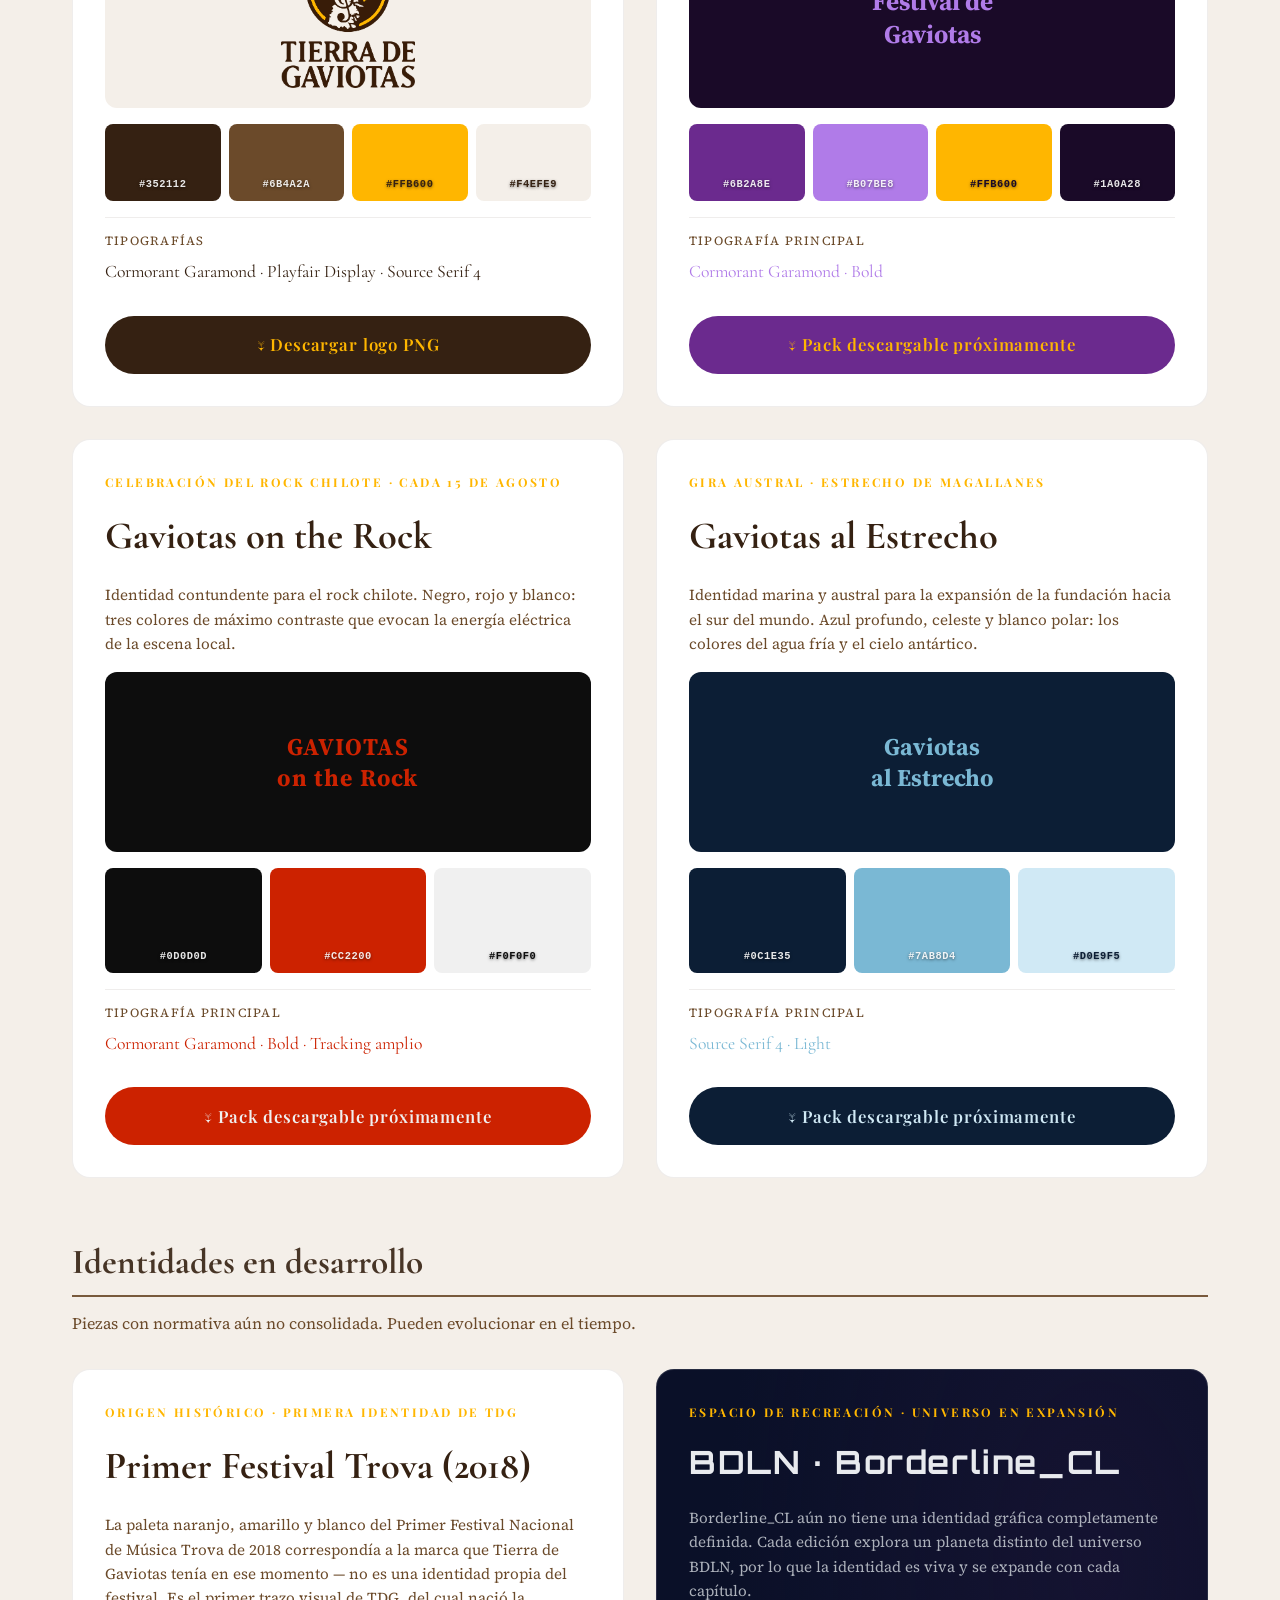
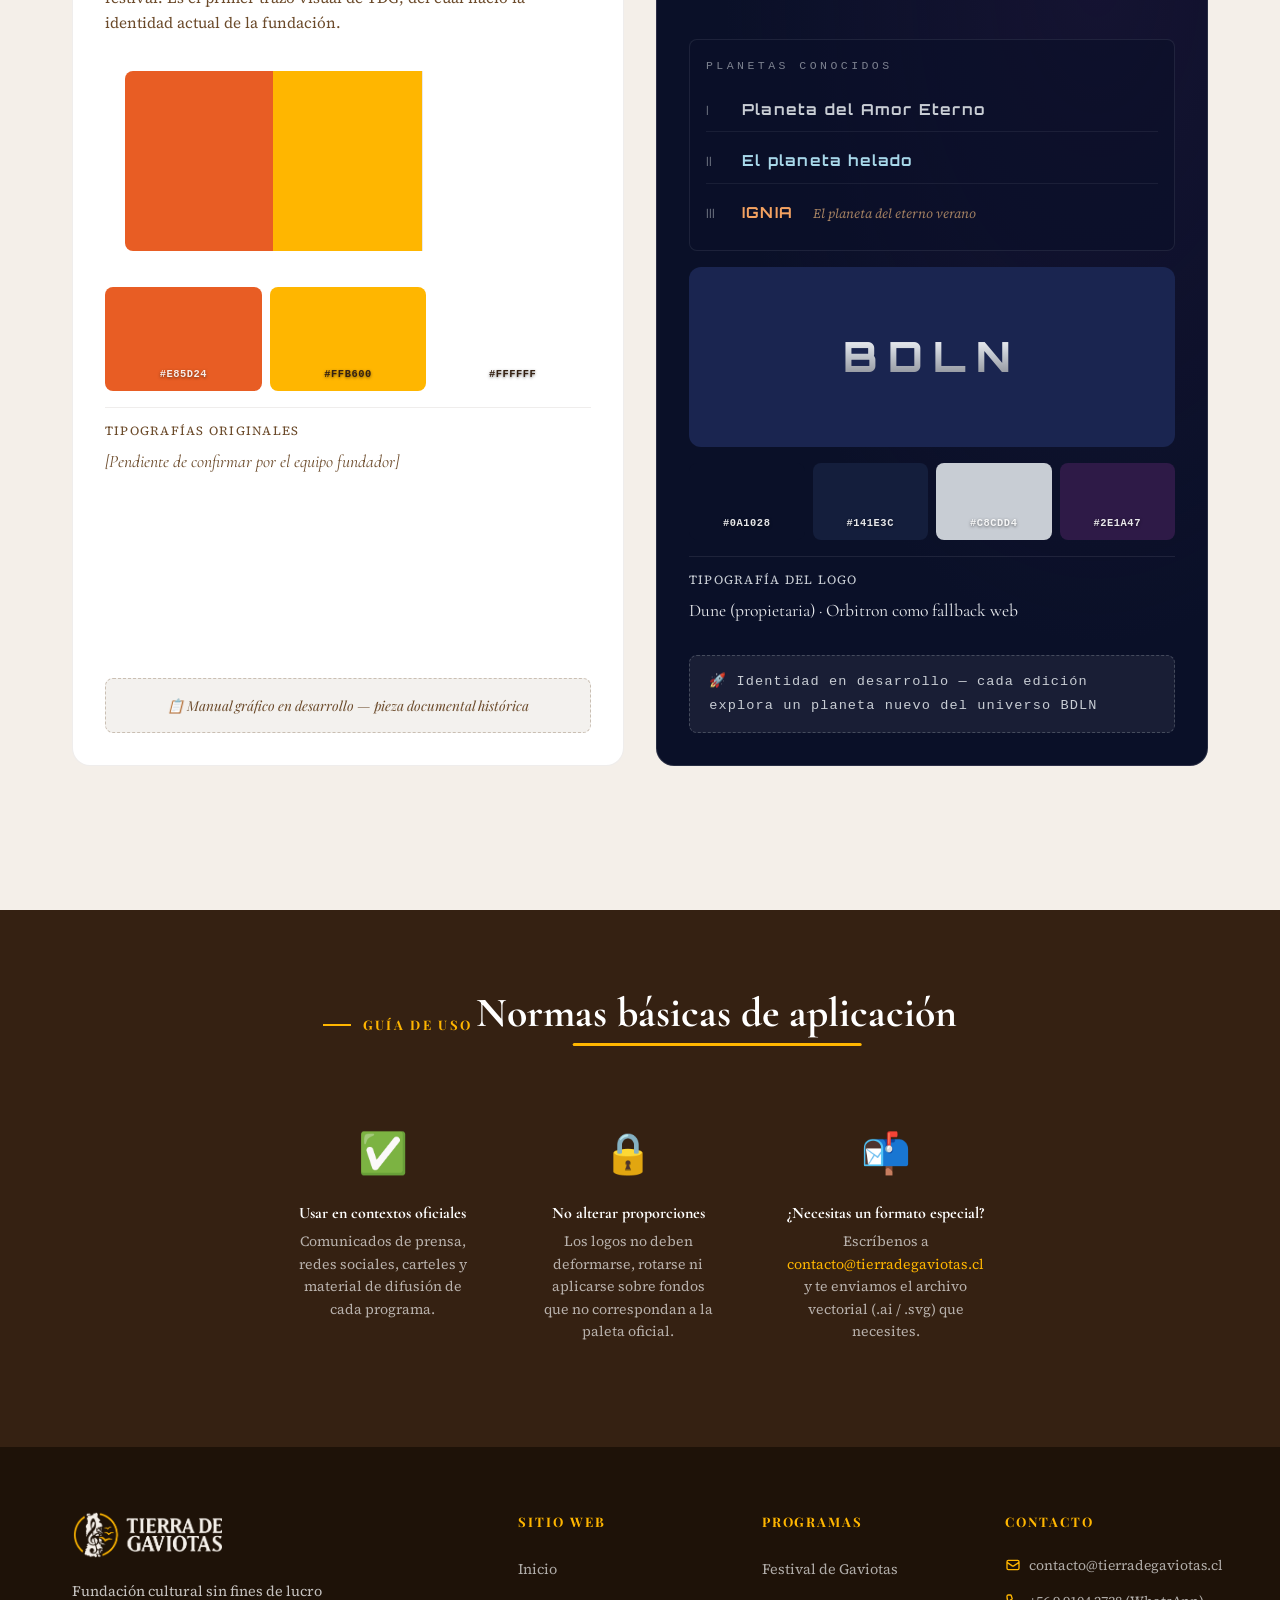
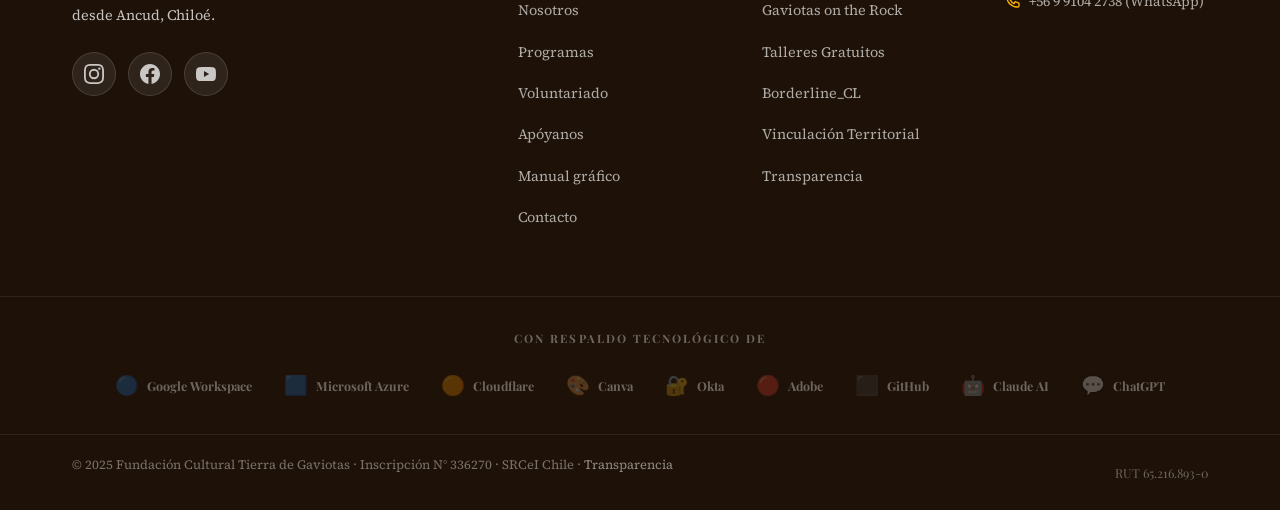
<file: manual-grafico.html>
﻿<!DOCTYPE html>
<html lang="es">
<head>
  <meta charset="UTF-8">
  <meta name="viewport" content="width=device-width, initial-scale=1">
  <title>Manual Gráfico | Fundación Cultural Tierra de Gaviotas</title>
  <meta name="description" content="Identidades visuales de la Fundación Cultural Tierra de Gaviotas — guía de uso de logotipos, paletas de color y tipografías para todos los programas.">
  <link rel="canonical" href="https://tierradegaviotas.cl/manual-grafico.html">
  <meta property="og:type" content="website">
  <meta property="og:url" content="https://tierradegaviotas.cl/manual-grafico.html">
  <meta property="og:title" content="Manual Gráfico | Fundación Cultural Tierra de Gaviotas">
  <meta property="og:description" content="Identidades visuales de los programas culturales de Tierra de Gaviotas — logotipos, colores y tipografías.">
  <meta property="og:image" content="https://tierradegaviotas.cl/images/og-image.jpg">
  <meta property="og:locale" content="es_CL">
  <meta property="og:site_name" content="Fundación Cultural Tierra de Gaviotas">
  <meta name="twitter:card" content="summary_large_image">
  <meta name="twitter:site" content="@tdgaviotas">
  <meta name="twitter:image" content="https://tierradegaviotas.cl/images/og-image.jpg">
  <link rel="icon" type="image/svg+xml" href="/favicon.svg">
  <link rel="icon" type="image/x-icon" href="/favicon.ico">
  <link rel="apple-touch-icon" sizes="180x180" href="/apple-touch-icon.png">
  <link rel="manifest" href="/site.webmanifest">
  <meta name="theme-color" content="#352112">
  <link rel="preconnect" href="https://fonts.googleapis.com">
  <link rel="preconnect" href="https://fonts.gstatic.com" crossorigin>
  <link href="https://fonts.googleapis.com/css2?family=Cormorant+Garamond:ital,wght@0,600;0,700;1,700&family=Orbitron:wght@400;700;900&family=Playfair+Display:ital,wght@0,400;0,700;1,400&family=Source+Serif+4:opsz,wght@8..60,300;8..60,400;8..60,600&display=swap" rel="stylesheet">
  <link rel="stylesheet" href="css/main.css">
  <link rel="stylesheet" href="css/components.css">
  <link rel="stylesheet" href="css/components-v2.css">
  <link rel="stylesheet" href="css/responsive.css">
</head>
<body>
  <a href="#main-content" class="skip-link">Ir al contenido principal</a>

  <header class="navbar" id="navbar" role="banner">
    <div class="container navbar__inner">
      <a href="index.html" class="navbar__logo" aria-label="Inicio">
        <img src="images/logo/tdg1.png" alt="Tierra de Gaviotas" class="navbar__logo-img" width="200" height="55" loading="eager">
      </a>
      <button class="navbar__hamburger" id="menuToggle" aria-expanded="false" aria-controls="navMenu" aria-label="Abrir menú">
        <span class="navbar__hamburger-line"></span><span class="navbar__hamburger-line"></span><span class="navbar__hamburger-line"></span>
      </button>
      <nav class="navbar__nav" id="navMenu" role="navigation" aria-label="Navegación principal">
        <ul class="navbar__list">
          <li><a href="index.html"          class="navbar__link">Inicio</a></li>
          <li><a href="nosotros.html"       class="navbar__link">Nosotros</a></li>
          <li><a href="programas.html"      class="navbar__link">Programas</a></li>
          <li><a href="voluntariado.html"   class="navbar__link">Voluntariado</a></li>
          <!-- Noticias: desactivado temporalmente — quitar comentario para reactivar
          <li><a href="noticias.html" class="navbar__link">Noticias</a></li>
          -->
          <li><a href="manual-grafico.html" class="navbar__link" aria-current="page">Manual gráfico</a></li>
          <li><a href="contacto.html"       class="navbar__link">Contacto</a></li>
        </ul>
        <a href="donaciones.html" class="btn btn--ambar navbar__cta">Apóyanos</a>
      </nav>
    </div>
  </header>

  <main id="main-content" role="main">

    <!-- PAGE HERO -->
    <section class="page-hero page-hero--manual-grafico" aria-labelledby="ph-title">
      <div class="container page-hero__content">
        <nav class="breadcrumb" aria-label="Ruta de navegación">
          <a href="index.html">Inicio</a>
          <span class="breadcrumb__sep" aria-hidden="true">›</span>
          <span class="breadcrumb__current" aria-current="page">Manual gráfico</span>
        </nav>
        <span class="label page-hero__label">Identidad visual</span>
        <h1 id="ph-title">Manual Gráfico</h1>
        <p class="lead">Logotipos, colores y tipografías de la Fundación Cultural Tierra de Gaviotas y sus programas culturales.</p>
      </div>
    </section>

    <!-- SISTEMA DE IDENTIDADES -->
    <section class="section bg-crema" aria-labelledby="intro-mg-title">
      <div class="container">
        <header class="section-header reveal">
          <span class="label">Sistema de identidades</span>
          <h2 id="intro-mg-title" class="heading-line heading-line--center">Seis identidades, un mismo vuelo</h2>
          <p class="lead lead--centered">
            Cada programa de Tierra de Gaviotas tiene su propio lenguaje visual, pero todos comparten
            el espíritu de la fundación. Este manual recoge las bases gráficas para uso oficial.
          </p>
        </header>

        <!-- NARRATIVA HISTÓRICA -->
        <div class="manual-narrativa reveal">
          <h3 class="manual-narrativa__title">El origen de nuestra identidad</h3>
          <div class="manual-narrativa__timeline">

            <div class="manual-narrativa__step">
              <span class="manual-narrativa__year">2018</span>
              <h4>Primera representación gráfica</h4>
              <p>
                Nuestra historia visual comienza con el Primer Festival Nacional
                de Música Trova. En ese momento, Tierra de Gaviotas tenía una
                marca incipiente en naranjo, amarillo y blanco — colores cálidos
                y luminosos que marcaron nuestra primera aparición pública.
              </p>
            </div>

            <div class="manual-narrativa__step">
              <span class="manual-narrativa__year">Hoy</span>
              <h4>Tierra de Gaviotas (TDG)</h4>
              <p>
                De esos primeros trazos evolucionó nuestra identidad actual:
                café, ámbar y crema. Una paleta que remite a la tierra chilota,
                al atardecer sobre el archipiélago y a la calidez del fuego
                compartido.
              </p>
            </div>

            <div class="manual-narrativa__step">
              <span class="manual-narrativa__year">Desde TDG</span>
              <h4>Festival de Gaviotas y programas hermanos</h4>
              <p>
                De la marca madre descienden las identidades de cada programa:
                Festival de Gaviotas, Gaviotas on the Rock, Gaviotas al Estrecho
                y Borderline_CL. Cada una con voz propia, pero bajo el mismo vuelo.
              </p>
            </div>

          </div>
        </div>

        <!-- SUBSECCIÓN A — IDENTIDADES OFICIALES -->
        <div class="manual-subsection reveal reveal-delay-1">
          <h3 class="manual-subsection__title">Identidades oficiales</h3>
          <p class="manual-subsection__intro">
            Normas gráficas consolidadas — pack descargable disponible.
          </p>
          <div class="manual-grid">

            <!-- 1. TDG — Fundación -->
            <article class="manual-identidad" aria-labelledby="id-tdg">
              <p class="manual-identidad__tag">Identidad central · Marca madre</p>
              <h2 class="manual-identidad__name" id="id-tdg">Tierra de Gaviotas</h2>
              <p class="manual-identidad__desc">
                La identidad madre de la fundación. Café tierra y ámbar chilote sobre crema cálida.
                Evoca el patrimonio, la calidez humana y la tradición del archipiélago.
              </p>

              <div class="manual-identidad__preview">
                <img src="images/logo/TDG_1_Vertical_-_Para_fondo_claro.png"
                     alt="Logotipo Fundación Cultural Tierra de Gaviotas — versión para fondo claro"
                     loading="lazy"
                    >
              </div>

              <div class="manual-identidad__paleta" aria-label="Paleta de colores TDG">
                <div class="paleta-chip" data-bg="#352112" title="Café Oscuro">#352112</div>
                <div class="paleta-chip" data-bg="#6B4A2A" title="Café Claro">#6B4A2A</div>
                <div class="paleta-chip" data-bg="#FFB600" data-color="#352112" title="Ámbar">#FFB600</div>
                <div class="paleta-chip" data-bg="#F4EFE9" data-color="#352112" title="Crema">#F4EFE9</div>
              </div>

              <div class="manual-identidad__tipo">
                <p class="manual-identidad__tipo-title">Tipografías</p>
                <p class="manual-identidad__tipo-fuente">Cormorant Garamond · Playfair Display · Source Serif 4</p>
              </div>

              <a href="images/logo/TDG_1_Vertical_-_Para_fondo_oscuro.png"
                 download
                 class="manual-identidad__download"
                 aria-label="Descargar logo Tierra de Gaviotas en PNG">
                ↓ Descargar logo PNG
              </a>
            </article>

            <!-- 2. Festival de Gaviotas (FDG) -->
            <article class="manual-identidad" aria-labelledby="id-fdg">
              <p class="manual-identidad__tag">Evento anual insignia · Ancud, Chiloé</p>
              <h2 class="manual-identidad__name" id="id-fdg">Festival de Gaviotas</h2>
              <p class="manual-identidad__desc">
                El festival mayor de la fundación. Violeta profundo y dorado festivo
                sobre cielo nocturno. Evoca la magia del escenario abierto bajo las
                estrellas del archipiélago.
              </p>

              <div class="manual-identidad__preview" data-bg="#1A0A28">
                <!-- [PLACEHOLDER: Logo FDG. Subir a images/identidades/fdg-logo.png cuando esté disponible] -->
                <p class="manual-preview-text manual-preview-fdg">
                  Festival de<br>Gaviotas
                </p>
              </div>

              <div class="manual-identidad__paleta" aria-label="Paleta de colores FDG">
                <div class="paleta-chip" data-bg="#6B2A8E" title="Morado Festival">#6B2A8E</div>
                <div class="paleta-chip" data-bg="#B07BE8" title="Lavanda">#B07BE8</div>
                <div class="paleta-chip" data-bg="#FFB600" data-color="#1A0A28" title="Ámbar dorado">#FFB600</div>
                <div class="paleta-chip" data-bg="#1A0A28" title="Noche violácea">#1A0A28</div>
              </div>

              <div class="manual-identidad__tipo">
                <p class="manual-identidad__tipo-title">Tipografía principal</p>
                <p class="manual-identidad__tipo-fuente" data-color="#B07BE8">Cormorant Garamond · Bold</p>
              </div>

              <a href="#"
                 class="manual-identidad__download" data-bg="#6B2A8E" data-color="#FFB600"
                 aria-label="[PLACEHOLDER: Enlace de descarga logo Festival de Gaviotas]">
                <!-- [PLACEHOLDER: Reemplazar # con URL de descarga cuando esté disponible el pack] -->
                ↓ Pack descargable próximamente
              </a>
            </article>

            <!-- 3. Gaviotas on the Rock (GOTR) -->
            <article class="manual-identidad" aria-labelledby="id-gotr">
              <p class="manual-identidad__tag">Celebración del rock chilote · Cada 15 de agosto</p>
              <h2 class="manual-identidad__name" id="id-gotr">Gaviotas on the Rock</h2>
              <p class="manual-identidad__desc">
                Identidad contundente para el rock chilote. Negro, rojo y blanco:
                tres colores de máximo contraste que evocan la energía eléctrica
                de la escena local.
              </p>

              <div class="manual-identidad__preview" data-bg="#0D0D0D">
                <!-- [PLACEHOLDER: Logo GOTR. Subir a images/identidades/gotr-logo.png cuando esté disponible] -->
                <p class="manual-preview-text manual-preview-gotr">
                  GAVIOTAS<br>on the Rock
                </p>
              </div>

              <div class="manual-identidad__paleta" aria-label="Paleta de colores GOTR — 3 colores">
                <div class="paleta-chip" data-bg="#0D0D0D" title="Negro rock">#0D0D0D</div>
                <div class="paleta-chip" data-bg="#CC2200" title="Rojo eléctrico">#CC2200</div>
                <div class="paleta-chip" data-bg="#F0F0F0" data-color="#0D0D0D" title="Blanco contraste">#F0F0F0</div>
              </div>

              <div class="manual-identidad__tipo">
                <p class="manual-identidad__tipo-title">Tipografía principal</p>
                <p class="manual-identidad__tipo-fuente" data-color="#CC2200">Cormorant Garamond · Bold · Tracking amplio</p>
              </div>

              <a href="#"
                 class="manual-identidad__download" data-bg="#CC2200" data-color="#F0F0F0"
                 aria-label="[PLACEHOLDER: Enlace de descarga logo Gaviotas on the Rock]">
                <!-- [PLACEHOLDER: Reemplazar # con URL de descarga cuando esté disponible el pack] -->
                ↓ Pack descargable próximamente
              </a>
            </article>

            <!-- 4. Gaviotas al Estrecho (GAE) -->
            <article class="manual-identidad" aria-labelledby="id-gae">
              <p class="manual-identidad__tag">Gira austral · Estrecho de Magallanes</p>
              <h2 class="manual-identidad__name" id="id-gae">Gaviotas al Estrecho</h2>
              <p class="manual-identidad__desc">
                Identidad marina y austral para la expansión de la fundación hacia
                el sur del mundo. Azul profundo, celeste y blanco polar: los colores
                del agua fría y el cielo antártico.
              </p>

              <div class="manual-identidad__preview" data-bg="#0C1E35">
                <!-- [PLACEHOLDER: Logo GAE. Subir a images/identidades/gae-logo.png cuando esté disponible] -->
                <p class="manual-preview-text manual-preview-gae">
                  Gaviotas<br>al Estrecho
                </p>
              </div>

              <div class="manual-identidad__paleta" aria-label="Paleta de colores GAE — 3 colores">
                <div class="paleta-chip" data-bg="#0C1E35" title="Azul noche austral">#0C1E35</div>
                <div class="paleta-chip" data-bg="#7AB8D4" title="Celeste polar">#7AB8D4</div>
                <div class="paleta-chip" data-bg="#D0E9F5" data-color="#0C1E35" title="Blanco polar">#D0E9F5</div>
              </div>

              <div class="manual-identidad__tipo">
                <p class="manual-identidad__tipo-title">Tipografía principal</p>
                <p class="manual-identidad__tipo-fuente" data-color="#7AB8D4">Source Serif 4 · Light</p>
              </div>

              <a href="#"
                 class="manual-identidad__download" data-bg="#0C1E35" data-color="#D0E9F5"
                 aria-label="[PLACEHOLDER: Enlace de descarga logo Gaviotas al Estrecho]">
                <!-- [PLACEHOLDER: Reemplazar # con URL de descarga cuando esté disponible el pack] -->
                ↓ Pack descargable próximamente
              </a>
            </article>

          </div>
        </div>

        <!-- SUBSECCIÓN B — IDENTIDADES EN DESARROLLO -->
        <div class="manual-subsection manual-subsection--en-desarrollo reveal reveal-delay-2">
          <h3 class="manual-subsection__title">Identidades en desarrollo</h3>
          <p class="manual-subsection__intro">
            Piezas con normativa aún no consolidada. Pueden evolucionar en el tiempo.
          </p>
          <div class="manual-grid">

            <!-- 5. Primer Festival Nacional de Música Trova (2018) -->
            <article class="manual-identidad" aria-labelledby="id-trova-2018">
              <p class="manual-identidad__tag">Origen histórico · Primera identidad de TDG</p>
              <h2 class="manual-identidad__name" id="id-trova-2018">Primer Festival Trova (2018)</h2>
              <p class="manual-identidad__desc">
                La paleta naranjo, amarillo y blanco del Primer Festival Nacional de Música Trova
                de 2018 correspondía a la marca que Tierra de Gaviotas tenía en ese momento
                — no es una identidad propia del festival. Es el primer trazo visual de TDG,
                del cual nació la identidad actual de la fundación.
              </p>

              <div class="manual-identidad__preview" data-bg="#FFFFFF" data-border="1px solid rgba(53,33,18,0.08);">
                <!-- Muestra cromática histórica: 3 franjas de color de la primera identidad TDG -->
                <div class="color-stripe-row" aria-label="Paleta histórica 2018: naranjo, amarillo, blanco">
                  <div class="color-stripe" data-bg="#E85D24"></div>
                  <div class="color-stripe" data-bg="#FFB600"></div>
                  <div class="color-stripe color-stripe--bordered" data-bg="#FFFFFF"></div>
                </div>
              </div>

              <div class="manual-identidad__paleta" aria-label="Paleta histórica Trova 2018 — 3 colores cálidos">
                <div class="paleta-chip" data-bg="#E85D24" title="Naranjo TDG histórico">#E85D24</div>
                <div class="paleta-chip" data-bg="#FFB600" data-color="#352112" title="Amarillo TDG histórico">#FFB600</div>
                <div class="paleta-chip" data-bg="#FFFFFF" data-color="#352112" title="Blanco">#FFFFFF</div>
              </div>

              <div class="manual-identidad__tipo">
                <p class="manual-identidad__tipo-title">Tipografías originales</p>
                <p class="manual-identidad__tipo-fuente manual-identidad__tipo-fuente--historico">
                  [Pendiente de confirmar por el equipo fundador]
                </p>
              </div>

              <div class="manual-identidad__en-desarrollo" role="note">
                📋 Manual gráfico en desarrollo — pieza documental histórica
              </div>
            </article>

            <!-- 6. Borderline_CL (BDLN) -->
            <article class="manual-identidad manual-identidad--bdln" aria-labelledby="id-bdln">
              <p class="manual-identidad__tag">Espacio de recreación · Universo en expansión</p>
              <h2 class="manual-identidad__name" id="id-bdln">BDLN · Borderline_CL</h2>
              <p class="manual-identidad__desc">
                Borderline_CL aún no tiene una identidad gráfica completamente definida.
                Cada edición explora un planeta distinto del universo BDLN, por lo que
                la identidad es viva y se expande con cada capítulo.
              </p>

              <!-- Planetas conocidos del universo BDLN -->
              <div class="bdln-planetas-conocidos">
                <p class="bdln-planetas-titulo">Planetas conocidos</p>
                <div class="bdln-planetas-lista">
                  <div class="bdln-planeta">
                    <span class="bdln-planeta__num">I</span>
                    <span class="bdln-planeta__name">Planeta del Amor Eterno</span>
                  </div>
                  <div class="bdln-planeta bdln-planeta--frio">
                    <span class="bdln-planeta__num">II</span>
                    <span class="bdln-planeta__name">El planeta helado</span>
                  </div>
                  <div class="bdln-planeta bdln-planeta--ignia">
                    <span class="bdln-planeta__num">III</span>
                    <span class="bdln-planeta__name">IGNIA</span>
                    <span class="bdln-planeta__desc">El planeta del eterno verano</span>
                  </div>
                </div>
              </div>

              <!--
              ══════════════════════════════════════════════════════════
              TIPOGRAFÍA OFICIAL BDLN "DUNE"
              El logo real usa "Dune" (fuente propietaria, no en Google Fonts).
              Cuando el equipo obtenga el archivo .woff2/.woff, descomentar
              e implementar vía @font-face en css/components-v2.css:

              @font-face {
                font-family: 'Dune';
                src: url('/fonts/dune.woff2') format('woff2');
                font-weight: 700;
                font-display: swap;
              }

              Y reemplazar 'Orbitron' por 'Dune' en .bdln-logo-text
              y .manual-identidad--bdln .manual-identidad__tipo-fuente
              ══════════════════════════════════════════════════════════
              -->
              <div class="manual-identidad__preview">
                <!-- [PLACEHOLDER: Logo BDLN. Subir a images/identidades/bdln-logo.png cuando esté disponible] -->
                <!-- Fallback tipográfico: Orbitron simula el logo Dune hasta disponer de la fuente real -->
                <span class="bdln-logo-text">BDLN</span>
              </div>

              <div class="manual-identidad__paleta" aria-label="Paleta BDLN en desarrollo">
                <div class="paleta-chip" data-bg="#0A1028" title="Espacio profundo">#0A1028</div>
                <div class="paleta-chip" data-bg="#141E3C" title="Espacio medio">#141E3C</div>
                <div class="paleta-chip" data-bg="#C8CDD4" title="Plata sideral">#C8CDD4</div>
                <div class="paleta-chip" data-bg="#2E1A47" title="Nebulosa">#2E1A47</div>
              </div>

              <div class="manual-identidad__tipo">
                <p class="manual-identidad__tipo-title">Tipografía del logo</p>
                <p class="manual-identidad__tipo-fuente">
                  Dune (propietaria) · Orbitron como fallback web
                </p>
              </div>

              <div class="manual-identidad__en-desarrollo" role="note">
                🚀 Identidad en desarrollo — cada edición explora un planeta nuevo del universo BDLN
              </div>
            </article>

          </div>
        </div>

      </div>
    </section>

    <!-- NOTA DE USO -->
    <section class="section bg-cafe" aria-labelledby="uso-title">
      <div class="container container--narrow">
        <header class="section-header reveal">
          <span class="label">Guía de uso</span>
          <h2 id="uso-title" class="heading-line heading-line--center">Normas básicas de aplicación</h2>
        </header>
        <div class="grid grid-auto-3 reveal reveal-delay-1">
          <div class="uso-card">
            <div class="uso-card__icon" aria-hidden="true">✅</div>
            <h3 class="uso-card__title">Usar en contextos oficiales</h3>
            <p class="uso-card__text">
              Comunicados de prensa, redes sociales, carteles y material de difusión de cada programa.
            </p>
          </div>
          <div class="uso-card">
            <div class="uso-card__icon" aria-hidden="true">🔒</div>
            <h3 class="uso-card__title">No alterar proporciones</h3>
            <p class="uso-card__text">
              Los logos no deben deformarse, rotarse ni aplicarse sobre fondos que no correspondan a la paleta oficial.
            </p>
          </div>
          <div class="uso-card">
            <div class="uso-card__icon" aria-hidden="true">📬</div>
            <h3 class="uso-card__title">¿Necesitas un formato especial?</h3>
            <p class="uso-card__text">
              Escríbenos a <a href="mailto:contacto@tierradegaviotas.cl" class="link-ambar">contacto@tierradegaviotas.cl</a>
              y te enviamos el archivo vectorial (.ai / .svg) que necesites.
            </p>
          </div>
        </div>
      </div>
    </section>

  </main>

  <footer class="footer" role="contentinfo">
    <div class="footer__top"><div class="container footer__grid">
      <div><a href="index.html"><img src="images/logo/tdg1.png" alt="Tierra de Gaviotas" class="footer__brand-logo" loading="lazy"></a><p class="footer__tagline">Fundación cultural sin fines de lucro desde Ancud, Chiloé.</p><nav aria-label="Redes sociales"><ul class="social-list"><li><a href="https://instagram.com/tdgaviotas" target="_blank" rel="noopener noreferrer" class="social-link" aria-label="Instagram"><svg fill="currentColor" viewBox="0 0 24 24"><path d="M12 2.163c3.204 0 3.584.012 4.85.07 3.252.148 4.771 1.691 4.919 4.919.058 1.265.069 1.645.069 4.849 0 3.205-.012 3.584-.069 4.849-.149 3.225-1.664 4.771-4.919 4.919-1.266.058-1.644.07-4.85.07-3.204 0-3.584-.012-4.849-.07-3.26-.149-4.771-1.699-4.919-4.92-.058-1.265-.07-1.644-.07-4.849 0-3.204.013-3.583.07-4.849.149-3.227 1.664-4.771 4.919-4.919 1.266-.057 1.645-.069 4.849-.069zM12 0C8.741 0 8.333.014 7.053.072 2.695.272.273 2.69.073 7.052.014 8.333 0 8.741 0 12c0 3.259.014 3.668.072 4.948.2 4.358 2.618 6.78 6.98 6.98C8.333 23.986 8.741 24 12 24c3.259 0 3.668-.014 4.948-.072 4.354-.2 6.782-2.618 6.979-6.98.059-1.28.073-1.689.073-4.948 0-3.259-.014-3.667-.072-4.947-.196-4.354-2.617-6.78-6.979-6.98C15.668.014 15.259 0 12 0zm0 5.838a6.162 6.162 0 100 12.324 6.162 6.162 0 000-12.324zM12 16a4 4 0 110-8 4 4 0 010 8zm6.406-11.845a1.44 1.44 0 100 2.881 1.44 1.44 0 000-2.881z"/></svg></a></li><li><a href="https://facebook.com/tdgaviotas" target="_blank" rel="noopener noreferrer" class="social-link" aria-label="Facebook"><svg fill="currentColor" viewBox="0 0 24 24"><path d="M24 12.073c0-6.627-5.373-12-12-12s-12 5.373-12 12c0 5.99 4.388 10.954 10.125 11.854v-8.385H7.078v-3.47h3.047V9.43c0-3.007 1.792-4.669 4.533-4.669 1.312 0 2.686.235 2.686.235v2.953H15.83c-1.491 0-1.956.925-1.956 1.874v2.25h3.328l-.532 3.47h-2.796v8.385C19.612 23.027 24 18.062 24 12.073z"/></svg></a></li><li><a href="https://youtube.com/@tdgaviotas" target="_blank" rel="noopener noreferrer" class="social-link" aria-label="YouTube"><svg fill="currentColor" viewBox="0 0 24 24"><path d="M23.498 6.186a3.016 3.016 0 00-2.122-2.136C19.505 3.545 12 3.545 12 3.545s-7.505 0-9.377.505A3.017 3.017 0 00.502 6.186C0 8.07 0 12 0 12s0 3.93.502 5.814a3.016 3.016 0 002.122 2.136c1.871.505 9.376.505 9.376.505s7.505 0 9.377-.505a3.015 3.015 0 002.122-2.136C24 15.93 24 12 24 12s0-3.93-.502-5.814zM9.545 15.568V8.432L15.818 12l-6.273 3.568z"/></svg></a></li></ul></nav></div>
      <nav aria-label="Mapa del sitio"><p class="footer__col-title">Sitio web</p><ul class="footer__nav"><li><a href="index.html">Inicio</a></li><li><a href="nosotros.html">Nosotros</a></li><li><a href="programas.html">Programas</a></li><li><a href="voluntariado.html">Voluntariado</a></li><li><a href="donaciones.html">Apóyanos</a></li><li><a href="manual-grafico.html">Manual gráfico</a></li><li><a href="contacto.html">Contacto</a></li></ul></nav>
      <nav aria-label="Programas"><p class="footer__col-title">Programas</p><ul class="footer__nav"><li><a href="programas.html#festival">Festival de Gaviotas</a></li><li><a href="programas.html#rock">Gaviotas on the Rock</a></li><li><a href="programas.html#talleres">Talleres Gratuitos</a></li><li><a href="programas.html#borderline">Borderline_CL</a></li><li><a href="programas.html#vinculacion">Vinculación Territorial</a></li><li><a href="nosotros.html#acreditaciones">Transparencia</a></li></ul></nav>
      <div><p class="footer__col-title">Contacto</p><ul class="footer__contact-list"><li class="footer__contact-item"><svg fill="none" stroke="currentColor" viewBox="0 0 24 24" aria-hidden="true"><path stroke-linecap="round" stroke-linejoin="round" stroke-width="2" d="M3 8l7.89 5.26a2 2 0 002.22 0L21 8M5 19h14a2 2 0 002-2V7a2 2 0 00-2-2H5a2 2 0 00-2 2v10a2 2 0 002 2z"/></svg><a href="mailto:contacto@tierradegaviotas.cl">contacto@tierradegaviotas.cl</a></li><li class="footer__contact-item"><svg fill="none" stroke="currentColor" viewBox="0 0 24 24" aria-hidden="true"><path stroke-linecap="round" stroke-linejoin="round" stroke-width="2" d="M3 5a2 2 0 012-2h3.28a1 1 0 01.948.684l1.498 4.493a1 1 0 01-.502 1.21l-2.257 1.13a11.042 11.042 0 005.516 5.516l1.13-2.257a1 1 0 011.21-.502l4.493 1.498a1 1 0 01.684.949V19a2 2 0 01-2 2h-1C9.716 21 3 14.284 3 6V5z"/></svg><a href="https://wa.me/56991042738" target="_blank" rel="noopener noreferrer">+56 9 9104 2738 (WhatsApp)</a></li></ul></div>
    </div></div>
    <div class="footer__aliados"><div class="container"><p class="footer__aliados-title">Con respaldo tecnológico de</p><div class="footer__aliados-logos"><span class="footer__aliado-item"><span class="footer__aliado-icon">🔵</span><span class="footer__aliado-name">Google Workspace</span></span><span class="footer__aliado-item"><span class="footer__aliado-icon">🟦</span><span class="footer__aliado-name">Microsoft Azure</span></span><span class="footer__aliado-item"><span class="footer__aliado-icon">🟠</span><span class="footer__aliado-name">Cloudflare</span></span><span class="footer__aliado-item"><span class="footer__aliado-icon">🎨</span><span class="footer__aliado-name">Canva</span></span><span class="footer__aliado-item"><span class="footer__aliado-icon">🔐</span><span class="footer__aliado-name">Okta</span></span><span class="footer__aliado-item"><span class="footer__aliado-icon">🔴</span><span class="footer__aliado-name">Adobe</span></span><span class="footer__aliado-item"><span class="footer__aliado-icon">⬛</span><span class="footer__aliado-name">GitHub</span></span><span class="footer__aliado-item"><span class="footer__aliado-icon">🤖</span><span class="footer__aliado-name">Claude AI</span></span><span class="footer__aliado-item"><span class="footer__aliado-icon">💬</span><span class="footer__aliado-name">ChatGPT</span></span></div></div></div>
    <div class="container footer__bottom"><p class="footer__legal">© 2025 Fundación Cultural Tierra de Gaviotas · Inscripción N° 336270 · SRCeI Chile · <a href="nosotros.html#acreditaciones">Transparencia</a></p><p class="footer__rut">RUT 65.216.893-0</p></div>
  </footer>

  <script src="js/main.js"></script>
  <script src="js/components.js"></script>
</body>
</html>
</file>
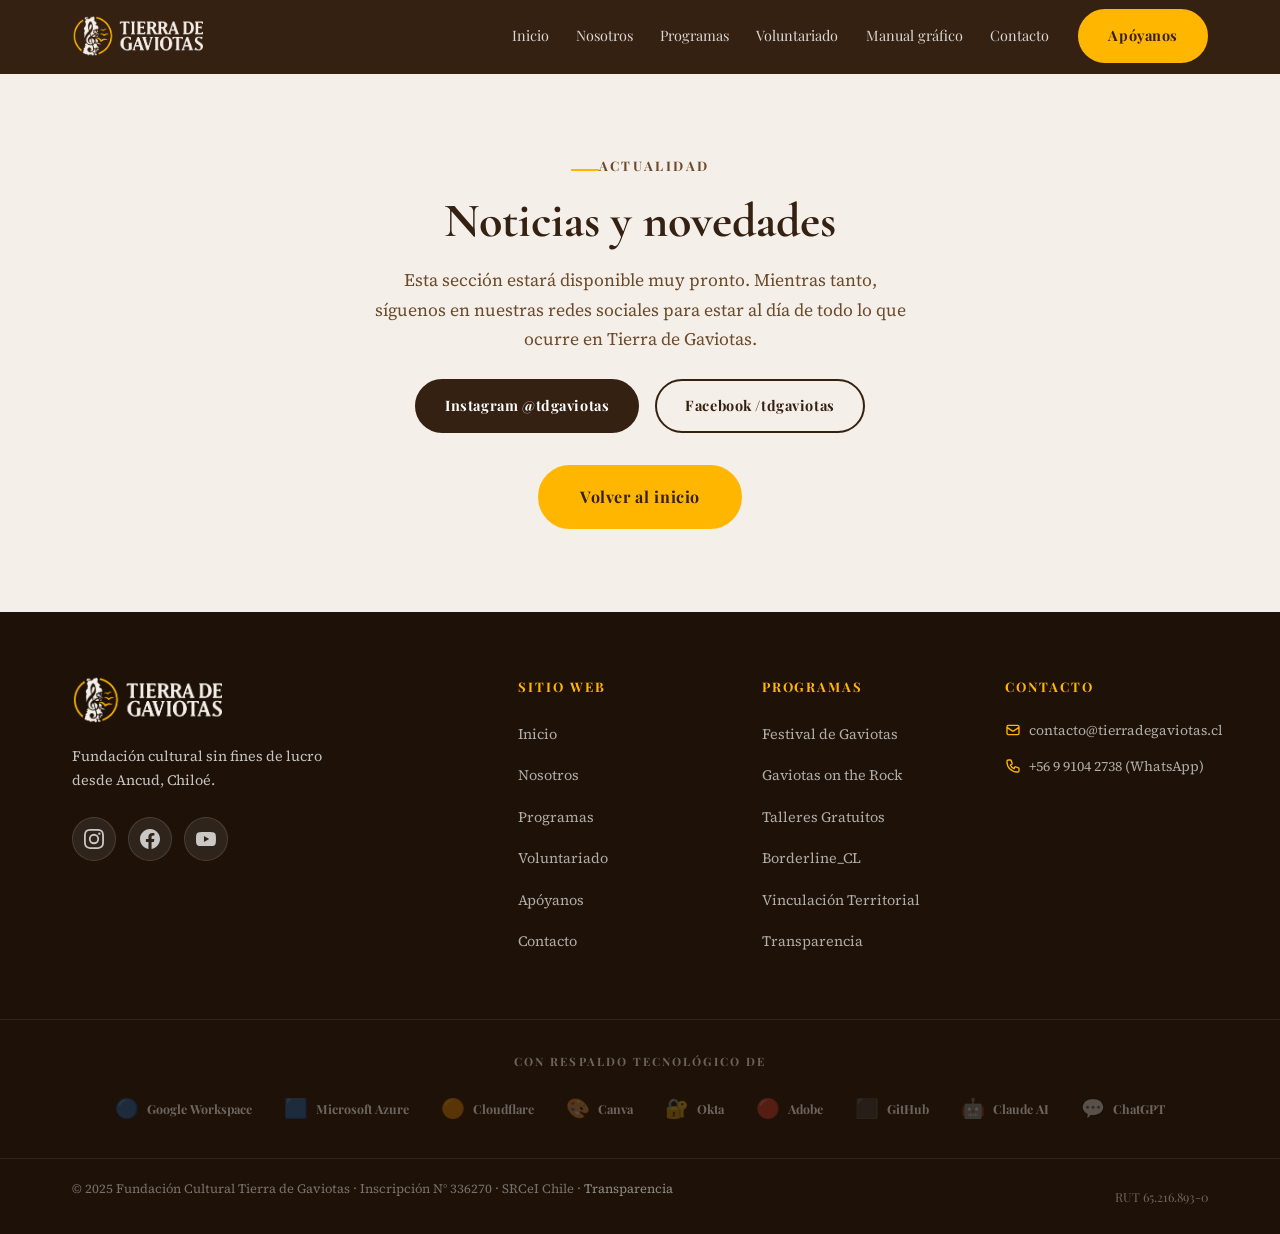
<file: noticias.html>
﻿<!DOCTYPE html>
<html lang="es">
<head>
  <meta charset="UTF-8">
  <meta name="viewport" content="width=device-width, initial-scale=1">
  <!-- ════════════════════════════════════════════════════
       PÁGINA DESACTIVADA TEMPORALMENTE
       Para reactivar: eliminar la línea noindex, restaurar
       el bloque <main> desde los comentarios y volver a
       agregar "Noticias" en el navbar de todas las páginas.
       ════════════════════════════════════════════════════ -->
  <meta name="robots" content="noindex, nofollow">
  <title>Noticias — Próximamente | Fundación Cultural Tierra de Gaviotas</title>
  <meta name="description" content="La sección de Noticias de la Fundación Cultural Tierra de Gaviotas estará disponible próximamente.">
  <link rel="canonical" href="https://tierradegaviotas.cl/noticias.html">
  <meta property="og:type" content="website">
  <meta property="og:url" content="https://tierradegaviotas.cl/noticias.html">
  <meta property="og:title" content="Noticias | Fundación Cultural Tierra de Gaviotas">
  <meta property="og:description" content="Noticias y actualizaciones de la Fundación Cultural Tierra de Gaviotas, Ancud, Chiloé.">
  <meta property="og:image" content="https://tierradegaviotas.cl/images/og-image.jpg">
  <meta property="og:locale" content="es_CL">
  <meta property="og:site_name" content="Fundación Cultural Tierra de Gaviotas">
  <meta name="twitter:card" content="summary_large_image">
  <meta name="twitter:site" content="@tdgaviotas">
  <meta name="twitter:image" content="https://tierradegaviotas.cl/images/og-image.jpg">
  <link rel="icon" type="image/svg+xml" href="/favicon.svg">
  <link rel="icon" type="image/x-icon" href="/favicon.ico">
  <link rel="apple-touch-icon" sizes="180x180" href="/apple-touch-icon.png">
  <link rel="manifest" href="/site.webmanifest">
  <meta name="theme-color" content="#352112">
  <link rel="preconnect" href="https://fonts.googleapis.com">
  <link rel="preconnect" href="https://fonts.gstatic.com" crossorigin>
  <link href="https://fonts.googleapis.com/css2?family=Cormorant+Garamond:ital,wght@0,600;0,700;1,700&family=Playfair+Display:ital,wght@0,400;0,700;1,400&family=Source+Serif+4:opsz,wght@8..60,300;8..60,400;8..60,600&display=swap" rel="stylesheet">
  <link rel="stylesheet" href="css/main.css">
  <link rel="stylesheet" href="css/components.css">
  <link rel="stylesheet" href="css/components-v2.css">
  <link rel="stylesheet" href="css/responsive.css">

</head>
<body>
  <a href="#main-content" class="skip-link">Ir al contenido principal</a>

  <header class="navbar" id="navbar" role="banner">
    <div class="container navbar__inner">
      <a href="index.html" class="navbar__logo" aria-label="Inicio">
        <img src="images/logo/tdg1.png" alt="Tierra de Gaviotas" class="navbar__logo-img" width="200" height="55" loading="eager">
      </a>
      <button class="navbar__hamburger" id="menuToggle" aria-expanded="false" aria-controls="navMenu" aria-label="Abrir menú">
        <span class="navbar__hamburger-line"></span><span class="navbar__hamburger-line"></span><span class="navbar__hamburger-line"></span>
      </button>
      <nav class="navbar__nav" id="navMenu" role="navigation" aria-label="Navegación principal">
        <ul class="navbar__list">
          <li><a href="index.html"        class="navbar__link">Inicio</a></li>
          <li><a href="nosotros.html"     class="navbar__link">Nosotros</a></li>
          <li><a href="programas.html"    class="navbar__link">Programas</a></li>
          <li><a href="voluntariado.html" class="navbar__link">Voluntariado</a></li>
          <!-- Noticias: desactivado temporalmente — quitar comentario para reactivar
          <li><a href="noticias.html"     class="navbar__link" aria-current="page">Noticias</a></li>
          -->
          <li><a href="manual-grafico.html" class="navbar__link">Manual gráfico</a></li>
          <li><a href="contacto.html"     class="navbar__link">Contacto</a></li>
        </ul>
        <a href="donaciones.html" class="btn btn--ambar navbar__cta">Apóyanos</a>
      </nav>
    </div>
  </header>

  <main id="main-content" role="main">

    <!-- ═══════════════════════════════════════════════════════════════
         PÁGINA TEMPORALMENTE DESACTIVADA — PRÓXIMAMENTE
         Para reactivar: restaurar el bloque comentado a continuación
         ═══════════════════════════════════════════════════════════════ -->

    <!-- Página "Próximamente" — visible mientras Noticias esté desactivada -->
    <section class="section bg-crema noticias-proximamente">
      <div class="container noticias-proximamente__inner">
        <span class="label noticias-proximamente__label">Actualidad</span>
        <h1 class="noticias-proximamente__heading">
          Noticias y novedades
        </h1>
        <p class="noticias-proximamente__text">
          Esta sección estará disponible muy pronto. Mientras tanto,
          síguenos en nuestras redes sociales para estar al día de todo
          lo que ocurre en Tierra de Gaviotas.
        </p>
        <div class="noticias-proximamente__actions">
          <a href="https://instagram.com/tdgaviotas" target="_blank" rel="noopener noreferrer"
             class="btn btn--cafe" aria-label="Seguir en Instagram">
            Instagram @tdgaviotas
          </a>
          <a href="https://facebook.com/tdgaviotas" target="_blank" rel="noopener noreferrer"
             class="btn btn--outline btn--cafe" aria-label="Seguir en Facebook">
            Facebook /tdgaviotas
          </a>
        </div>
        <a href="index.html" class="btn btn--ambar btn--lg">Volver al inicio</a>
      </div>
    </section>

    <!--
    ═══════════════════════════════════════════════════════════════
    CONTENIDO ORIGINAL — NOTICIAS (DESACTIVADO TEMPORALMENTE)
    Para reactivar:
    1. Eliminar la sección "Próximamente" de arriba
    2. Descomentar el bloque a continuación
    3. Restaurar "Noticias" en el navbar de todas las páginas
    4. Eliminar <meta name="robots" content="noindex, nofollow"> del <head>
    ═══════════════════════════════════════════════════════════════

    <!-- SECCIÓN ORIGINAL — oculta con clase CSS para fácil reactivación (quitar clase noticias-desactivada) -->
    <section class="section bg-crema noticias-desactivada" aria-labelledby="news-title" aria-hidden="true">
      <div class="container">

        <!-- Instrucciones para el equipo TDG -->
        <div class="instrucciones-box reveal">
          <p class="instrucciones-box__title">📝 Cómo agregar una noticia (para el equipo TDG)</p>
          <p>
            Para agregar una noticia nueva: abrir este archivo en GitHub → hacer clic en el ícono del lápiz →
            copiar un bloque <code>&lt;!-- INICIO NOTICIA --&gt; ... &lt;!-- FIN NOTICIA --&gt;</code> →
            pegarlo <strong>antes</strong> del primer bloque existente → cambiar título, fecha, categoría y texto →
            hacer clic en "Commit changes". El sitio se actualizará en 3-5 minutos.
          </p>
        </div>

        <p class="sr-only" id="news-title">Lista de noticias de la Fundación</p>

        <!-- NOTICIA DESTACADA -->
        <!-- INICIO NOTICIA DESTACADA -->
        <article class="noticias-featured reveal" aria-label="Noticia destacada">
          <div class="noticias-featured__img">
            <!-- [PLACEHOLDER: Imagen de la noticia destacada. Nombre: images/noticias/noticia-destacada-01.jpg] -->
            <img src="images/noticias/noticia-destacada-01.jpg"
                 alt="[PLACEHOLDER: Descripción de la imagen de la noticia destacada]"
                 loading="lazy"
                 data-placeholder-text="[PLACEHOLDER: Imagen noticia destacada]">
          </div>
          <div class="noticias-featured__body">
            <div class="noticias-featured__meta">
              <!-- [PLACEHOLDER: Cambiar categoría y fecha de la noticia] -->
              <span class="noticias-featured__cat">[Categoría]</span>
              <span>[DD de Mes de AAAA]</span>
            </div>
            <h2 class="noticias-featured__title">
              <!-- [PLACEHOLDER: Título de la noticia destacada] -->
              [PLACEHOLDER: Título de la noticia más reciente]
            </h2>
            <p class="noticias-featured__excerpt">
              <!-- [PLACEHOLDER: Resumen de 2-3 oraciones de la noticia] -->
              [PLACEHOLDER: Breve descripción de la noticia. Máximo 3 oraciones que inviten a leer más.
              Puede ser sobre el festival, un nuevo taller, una alianza, un logro institucional, etc.]
            </p>
            <a href="#" class="btn btn--cafe">
              <!-- [PLACEHOLDER: Si hay URL del artículo completo, reemplazar #] -->
              Leer más
            </a>
          </div>
        </article>
        <!-- FIN NOTICIA DESTACADA -->

        <!-- GRID DE NOTICIAS -->
        <h2 class="sr-only">Todas las noticias</h2>
        <div class="grid grid-auto-3">

          <!-- INICIO NOTICIA -->
          <article class="card-noticia reveal">
            <div class="card-noticia__img">
              <!-- [PLACEHOLDER: Imagen de la noticia 1. Nombre: images/noticias/noticia-01.jpg] -->
              <img src="images/noticias/noticia-01.jpg"
                   alt="[PLACEHOLDER: Descripción imagen noticia 1]"
                   loading="lazy"
                   data-placeholder-text="[PLACEHOLDER: Foto noticia]">
            </div>
            <div class="card-noticia__body">
              <div class="card-noticia__meta">
                <span class="card-noticia__cat">[Categoría]</span>
                <span>[Fecha]</span>
              </div>
              <h3 class="card-noticia__title">
                [PLACEHOLDER: Título de la noticia 1]
              </h3>
              <p class="card-noticia__excerpt">
                [PLACEHOLDER: Extracto breve de la noticia 1. Describir en 2-3 líneas el contenido principal.]
              </p>
              <a href="#" class="card-noticia__link">Leer más</a>
            </div>
          </article>
          <!-- FIN NOTICIA -->

          <!-- INICIO NOTICIA -->
          <article class="card-noticia reveal reveal-delay-1">
            <div class="card-noticia__img">
              <img src="images/noticias/noticia-02.jpg"
                   alt="[PLACEHOLDER: Descripción imagen noticia 2]"
                   loading="lazy"
                   data-placeholder-text="[PLACEHOLDER: Foto noticia]">
            </div>
            <div class="card-noticia__body">
              <div class="card-noticia__meta">
                <span class="card-noticia__cat">[Categoría]</span>
                <span>[Fecha]</span>
              </div>
              <h3 class="card-noticia__title">
                [PLACEHOLDER: Título de la noticia 2]
              </h3>
              <p class="card-noticia__excerpt">
                [PLACEHOLDER: Extracto breve de la noticia 2.]
              </p>
              <a href="#" class="card-noticia__link">Leer más</a>
            </div>
          </article>
          <!-- FIN NOTICIA -->

          <!-- INICIO NOTICIA -->
          <article class="card-noticia reveal reveal-delay-2">
            <div class="card-noticia__img">
              <img src="images/noticias/noticia-03.jpg"
                   alt="[PLACEHOLDER: Descripción imagen noticia 3]"
                   loading="lazy"
                   data-placeholder-text="[PLACEHOLDER: Foto noticia]">
            </div>
            <div class="card-noticia__body">
              <div class="card-noticia__meta">
                <span class="card-noticia__cat">[Categoría]</span>
                <span>[Fecha]</span>
              </div>
              <h3 class="card-noticia__title">
                [PLACEHOLDER: Título de la noticia 3]
              </h3>
              <p class="card-noticia__excerpt">
                [PLACEHOLDER: Extracto breve de la noticia 3.]
              </p>
              <a href="#" class="card-noticia__link">Leer más</a>
            </div>
          </article>
          <!-- FIN NOTICIA -->

        </div>

        <!-- Mensaje cuando no haya más noticias -->
        <div class="text-center reveal noticias-final-box">
          <p class="noticias-final-box__text">
            Para estar al tanto de todas nuestras novedades en tiempo real, síguenos en redes sociales.
          </p>
          <div class="noticias-final-box__links">
            <a href="https://instagram.com/tdgaviotas" target="_blank" rel="noopener noreferrer" class="btn btn--outline btn--sm">Instagram @tdgaviotas</a>
            <a href="https://facebook.com/tdgaviotas" target="_blank" rel="noopener noreferrer" class="btn btn--outline btn--sm">Facebook /tdgaviotas</a>
            <a href="https://youtube.com/@tdgaviotas" target="_blank" rel="noopener noreferrer" class="btn btn--outline btn--sm">YouTube @tdgaviotas</a>
          </div>
        </div>

      </div>
    </section>

  </main>

  <footer class="footer" role="contentinfo">
    <div class="footer__top"><div class="container footer__grid">
      <div><a href="index.html"><img src="images/logo/tdg1.png" alt="Tierra de Gaviotas" class="footer__brand-logo" loading="lazy"></a><p class="footer__tagline">Fundación cultural sin fines de lucro desde Ancud, Chiloé.</p><nav aria-label="Redes sociales"><ul class="social-list"><li><a href="https://instagram.com/tdgaviotas" target="_blank" rel="noopener noreferrer" class="social-link" aria-label="Instagram"><svg fill="currentColor" viewBox="0 0 24 24"><path d="M12 2.163c3.204 0 3.584.012 4.85.07 3.252.148 4.771 1.691 4.919 4.919.058 1.265.069 1.645.069 4.849 0 3.205-.012 3.584-.069 4.849-.149 3.225-1.664 4.771-4.919 4.919-1.266.058-1.644.07-4.85.07-3.204 0-3.584-.012-4.849-.07-3.26-.149-4.771-1.699-4.919-4.92-.058-1.265-.07-1.644-.07-4.849 0-3.204.013-3.583.07-4.849.149-3.227 1.664-4.771 4.919-4.919 1.266-.057 1.645-.069 4.849-.069zM12 0C8.741 0 8.333.014 7.053.072 2.695.272.273 2.69.073 7.052.014 8.333 0 8.741 0 12c0 3.259.014 3.668.072 4.948.2 4.358 2.618 6.78 6.98 6.98C8.333 23.986 8.741 24 12 24c3.259 0 3.668-.014 4.948-.072 4.354-.2 6.782-2.618 6.979-6.98.059-1.28.073-1.689.073-4.948 0-3.259-.014-3.667-.072-4.947-.196-4.354-2.617-6.78-6.979-6.98C15.668.014 15.259 0 12 0zm0 5.838a6.162 6.162 0 100 12.324 6.162 6.162 0 000-12.324zM12 16a4 4 0 110-8 4 4 0 010 8zm6.406-11.845a1.44 1.44 0 100 2.881 1.44 1.44 0 000-2.881z"/></svg></a></li><li><a href="https://facebook.com/tdgaviotas" target="_blank" rel="noopener noreferrer" class="social-link" aria-label="Facebook"><svg fill="currentColor" viewBox="0 0 24 24"><path d="M24 12.073c0-6.627-5.373-12-12-12s-12 5.373-12 12c0 5.99 4.388 10.954 10.125 11.854v-8.385H7.078v-3.47h3.047V9.43c0-3.007 1.792-4.669 4.533-4.669 1.312 0 2.686.235 2.686.235v2.953H15.83c-1.491 0-1.956.925-1.956 1.874v2.25h3.328l-.532 3.47h-2.796v8.385C19.612 23.027 24 18.062 24 12.073z"/></svg></a></li><li><a href="https://youtube.com/@tdgaviotas" target="_blank" rel="noopener noreferrer" class="social-link" aria-label="YouTube"><svg fill="currentColor" viewBox="0 0 24 24"><path d="M23.498 6.186a3.016 3.016 0 00-2.122-2.136C19.505 3.545 12 3.545 12 3.545s-7.505 0-9.377.505A3.017 3.017 0 00.502 6.186C0 8.07 0 12 0 12s0 3.93.502 5.814a3.016 3.016 0 002.122 2.136c1.871.505 9.376.505 9.376.505s7.505 0 9.377-.505a3.015 3.015 0 002.122-2.136C24 15.93 24 12 24 12s0-3.93-.502-5.814zM9.545 15.568V8.432L15.818 12l-6.273 3.568z"/></svg></a></li></ul></nav></div>
      <nav aria-label="Mapa del sitio"><p class="footer__col-title">Sitio web</p><ul class="footer__nav"><li><a href="index.html">Inicio</a></li><li><a href="nosotros.html">Nosotros</a></li><li><a href="programas.html">Programas</a></li><li><a href="voluntariado.html">Voluntariado</a></li><li><a href="donaciones.html">Apóyanos</a></li><li><a href="contacto.html">Contacto</a></li></ul></nav>
      <nav aria-label="Programas"><p class="footer__col-title">Programas</p><ul class="footer__nav"><li><a href="programas.html#festival">Festival de Gaviotas</a></li><li><a href="programas.html#rock">Gaviotas on the Rock</a></li><li><a href="programas.html#talleres">Talleres Gratuitos</a></li><li><a href="programas.html#borderline">Borderline_CL</a></li><li><a href="programas.html#vinculacion">Vinculación Territorial</a></li><li><a href="nosotros.html#acreditaciones">Transparencia</a></li></ul></nav>
      <div><p class="footer__col-title">Contacto</p><ul class="footer__contact-list"><li class="footer__contact-item"><svg fill="none" stroke="currentColor" viewBox="0 0 24 24" aria-hidden="true"><path stroke-linecap="round" stroke-linejoin="round" stroke-width="2" d="M3 8l7.89 5.26a2 2 0 002.22 0L21 8M5 19h14a2 2 0 002-2V7a2 2 0 00-2-2H5a2 2 0 00-2 2v10a2 2 0 002 2z"/></svg><a href="mailto:contacto@tierradegaviotas.cl">contacto@tierradegaviotas.cl</a></li><li class="footer__contact-item"><svg fill="none" stroke="currentColor" viewBox="0 0 24 24" aria-hidden="true"><path stroke-linecap="round" stroke-linejoin="round" stroke-width="2" d="M3 5a2 2 0 012-2h3.28a1 1 0 01.948.684l1.498 4.493a1 1 0 01-.502 1.21l-2.257 1.13a11.042 11.042 0 005.516 5.516l1.13-2.257a1 1 0 011.21-.502l4.493 1.498a1 1 0 01.684.949V19a2 2 0 01-2 2h-1C9.716 21 3 14.284 3 6V5z"/></svg><a href="https://wa.me/56991042738" target="_blank" rel="noopener noreferrer">+56 9 9104 2738 (WhatsApp)</a></li></ul></div>
    </div></div>
    <div class="footer__aliados"><div class="container"><p class="footer__aliados-title">Con respaldo tecnológico de</p><div class="footer__aliados-logos"><span class="footer__aliado-item"><span class="footer__aliado-icon">🔵</span><span class="footer__aliado-name">Google Workspace</span></span><span class="footer__aliado-item"><span class="footer__aliado-icon">🟦</span><span class="footer__aliado-name">Microsoft Azure</span></span><span class="footer__aliado-item"><span class="footer__aliado-icon">🟠</span><span class="footer__aliado-name">Cloudflare</span></span><span class="footer__aliado-item"><span class="footer__aliado-icon">🎨</span><span class="footer__aliado-name">Canva</span></span><span class="footer__aliado-item"><span class="footer__aliado-icon">🔐</span><span class="footer__aliado-name">Okta</span></span><span class="footer__aliado-item"><span class="footer__aliado-icon">🔴</span><span class="footer__aliado-name">Adobe</span></span><span class="footer__aliado-item"><span class="footer__aliado-icon">⬛</span><span class="footer__aliado-name">GitHub</span></span><span class="footer__aliado-item"><span class="footer__aliado-icon">🤖</span><span class="footer__aliado-name">Claude AI</span></span><span class="footer__aliado-item"><span class="footer__aliado-icon">💬</span><span class="footer__aliado-name">ChatGPT</span></span></div></div></div>
    <div class="container footer__bottom"><p class="footer__legal">© 2025 Fundación Cultural Tierra de Gaviotas · Inscripción N° 336270 · SRCeI Chile · <a href="nosotros.html#acreditaciones">Transparencia</a></p><p class="footer__rut">RUT 65.216.893-0</p></div>
  </footer>

  <script src="js/main.js"></script>
  <script src="js/components.js"></script>
</body>
</html>
</file>
<file: css/main.css>
/* ================================================================
   FUNDACIÓN CULTURAL TIERRA DE GAVIOTAS — main.css
   Variables globales, reset, tipografía, layout, utilidades
   ================================================================ */

/* === CUSTOM PROPERTIES === */
:root {
  /* Paleta cromática institucional */
  --color-cafe:        #352112;
  --color-cafe-mid:    #4a2d18;
  --color-cafe-oscuro: #1e1208;
  --color-cafe-claro:  #6B4A2A;
  --color-ambar:       #FFB600;
  --color-ambar-hover: #e6a400;
  --color-ambar-light: rgba(255, 182, 0, 0.12);
  --color-crema:       #F4EFE9;
  --color-crema-dark:  #e8e0d5;
  --color-blanco:      #FFFFFF;
  --color-texto:       #352112;
  --color-texto-suave: #6B4A2A;

  /* Tipografías */
  --font-titulo:  'Cormorant Garamond', Georgia, 'Times New Roman', serif;
  --font-display: 'Playfair Display', Georgia, serif;
  --font-cuerpo:  'Source Serif 4', Georgia, serif;

  /* Escala de espaciado */
  --sp-1:  0.25rem;   /* 4px  */
  --sp-2:  0.5rem;    /* 8px  */
  --sp-3:  0.75rem;   /* 12px */
  --sp-4:  1rem;      /* 16px */
  --sp-5:  1.25rem;   /* 20px */
  --sp-6:  1.5rem;    /* 24px */
  --sp-8:  2rem;      /* 32px */
  --sp-10: 2.5rem;    /* 40px */
  --sp-12: 3rem;      /* 48px */
  --sp-16: 4rem;      /* 64px */
  --sp-20: 5rem;      /* 80px */
  --sp-24: 6rem;      /* 96px */

  /* Layout */
  --max-width:        1200px;
  --max-width-narrow: 800px;
  --container-px:     1.25rem;
  --navbar-h:         72px;

  /* Bordes */
  --radius-sm:   4px;
  --radius-md:   8px;
  --radius-lg:   16px;
  --radius-xl:   24px;
  --radius-full: 9999px;

  /* Sombras */
  --shadow-sm:  0 1px 3px rgba(53, 33, 18, 0.10);
  --shadow-md:  0 4px 12px rgba(53, 33, 18, 0.15);
  --shadow-lg:  0 8px 24px rgba(53, 33, 18, 0.20);
  --shadow-xl:  0 16px 48px rgba(53, 33, 18, 0.25);
  --shadow-card: 0 2px 8px rgba(53, 33, 18, 0.08), 0 8px 24px rgba(53, 33, 18, 0.08);

  /* Transiciones */
  --t-fast:   0.15s ease;
  --t-base:   0.30s ease;
  --t-slow:   0.50s ease;
  --t-spring: 0.40s cubic-bezier(0.34, 1.56, 0.64, 1);
}

/* === RESET MODERNO === */
*, *::before, *::after {
  box-sizing: border-box;
  margin: 0;
  padding: 0;
}

html {
  scroll-behavior: smooth;
  -webkit-text-size-adjust: 100%;
  hanging-punctuation: first last;
}

body {
  font-family: var(--font-cuerpo);
  font-size: clamp(0.95rem, 2vw, 1.05rem);
  font-weight: 400;
  line-height: 1.75;
  color: var(--color-texto);
  background-color: var(--color-crema);
  -webkit-font-smoothing: antialiased;
  -moz-osx-font-smoothing: grayscale;
}

img, video, svg {
  max-width: 100%;
  height: auto;
  display: block;
}

a {
  color: inherit;
  text-decoration: none;
}

ul, ol {
  list-style: none;
}

button, input, select, textarea {
  font: inherit;
  color: inherit;
}

p { margin-bottom: 1rem; }
p:last-child { margin-bottom: 0; }

strong { font-weight: 600; }
em { font-style: italic; }

/* === ACCESIBILIDAD === */
.skip-link {
  position: absolute;
  top: -100%;
  left: 1rem;
  background: var(--color-ambar);
  color: var(--color-cafe);
  padding: 0.75rem 1.5rem;
  border-radius: var(--radius-md);
  font-family: var(--font-display);
  font-weight: 700;
  font-size: 0.9rem;
  z-index: 10000;
  transition: top var(--t-fast);
}

.skip-link:focus {
  top: 1rem;
}

:focus-visible {
  outline: 3px solid var(--color-ambar);
  outline-offset: 3px;
  border-radius: var(--radius-sm);
}

:focus:not(:focus-visible) {
  outline: none;
}

/* === TIPOGRAFÍA === */
h1, h2, h3, h4, h5, h6 {
  font-family: var(--font-titulo);
  font-weight: 700;
  line-height: 1.15;
  color: var(--color-cafe);
}

h1 { font-size: clamp(1.9rem, 5.5vw, 3.75rem); }
h2 { font-size: clamp(1.5rem, 3.5vw, 2.6rem);  }
h3 { font-size: clamp(1.2rem, 2.5vw, 1.9rem);  }
h4 { font-size: clamp(1.05rem, 2vw, 1.45rem);  }
h5 { font-size: 1.15rem; }
h6 { font-size: 1rem;    }

.text-display {
  font-family: var(--font-display);
}

.lead {
  font-size: clamp(1.05rem, 2.5vw, 1.2rem);
  line-height: 1.65;
  color: var(--color-cafe-claro);
}

/* CAMBIO 1 — Sistema de contraste WCAG AA para labels */
.label {
  font-family: var(--font-display);
  font-size: 0.82rem;
  font-weight: 700;
  letter-spacing: 0.18em;
  text-transform: uppercase;
  display: inline-flex;
  align-items: center;
  gap: 0.75rem;
  color: var(--color-cafe-claro); /* #6B4A2A — 4.6:1 sobre blanco/crema */
  margin-bottom: var(--sp-3);
}

.label::before {
  content: '';
  width: 28px;
  height: 2px;
  background: var(--color-ambar);
  display: inline-block;
  flex-shrink: 0;
}

/* Sobre fondo oscuro (café) */
.bg-cafe .label,
.cta-banner .label,
.impact .label,
.section--with-bg .label {
  color: var(--color-ambar);
}

.bg-cafe .label::before,
.cta-banner .label::before,
.section--with-bg .label::before {
  background: var(--color-ambar);
}

/* Sobre imagen (heroes) */
.hero .label,
.page-hero .label {
  color: var(--color-blanco);
  background: rgba(53, 33, 18, 0.50);
  padding: 0.4rem 0.9rem;
  border-radius: 999px;
  backdrop-filter: blur(6px);
  -webkit-backdrop-filter: blur(6px);
  text-shadow: 0 1px 2px rgba(0, 0, 0, 0.3);
  gap: 0;
}

.hero .label::before,
.page-hero .label::before {
  display: none;
}

/* === LAYOUT === */
.container {
  width: 100%;
  max-width: var(--max-width);
  margin-inline: auto;
  padding-inline: var(--container-px);
}

.container--narrow {
  max-width: var(--max-width-narrow);
}

.section {
  padding-block: var(--sp-16);
}

.section--sm {
  padding-block: var(--sp-10);
}

.section--lg {
  padding-block: var(--sp-24);
}

/* Variantes de fondo */
.bg-cafe    { background-color: var(--color-cafe); }
.bg-crema   { background-color: var(--color-crema); }
.bg-blanco  { background-color: var(--color-blanco); }
.bg-ambar   { background-color: var(--color-ambar); }

.bg-cafe h1, .bg-cafe h2, .bg-cafe h3, .bg-cafe h4,
.bg-cafe h5, .bg-cafe h6 {
  color: var(--color-blanco);
}

.bg-cafe .lead {
  color: rgba(255, 255, 255, 0.70);
}
/* .bg-cafe .label se maneja en el bloque .label arriba */

/* === SECTION HEADER === */
.section-header {
  text-align: center;
  margin-bottom: var(--sp-10);
}

.section-header .label {
  margin-bottom: var(--sp-3);
}

.section-header h2 {
  margin-bottom: var(--sp-4);
}

.section-header .lead {
  max-width: 580px;
  margin-inline: auto;
}

/* Línea decorativa ámbar bajo subtítulos */
.heading-line {
  position: relative;
  display: inline-block;
}

.heading-line::after {
  content: '';
  position: absolute;
  bottom: -8px;
  left: 0;
  width: 60%;
  height: 3px;
  background: var(--color-ambar);
  border-radius: var(--radius-full);
}

.heading-line--center::after {
  left: 50%;
  transform: translateX(-50%);
}

/* === GRIDS === */
.grid {
  display: grid;
  gap: var(--sp-6);
}

.grid-auto-3 {
  grid-template-columns: repeat(auto-fit, minmax(280px, 1fr));
}

.grid-auto-4 {
  grid-template-columns: repeat(auto-fit, minmax(220px, 1fr));
}

.grid-2 { grid-template-columns: repeat(2, 1fr); }
.grid-3 { grid-template-columns: repeat(3, 1fr); }
.grid-4 { grid-template-columns: repeat(4, 1fr); }

/* === UTILIDADES === */
.text-center  { text-align: center; }
.text-left    { text-align: left; }
.text-right   { text-align: right; }
.text-ambar   { color: var(--color-ambar); }
.text-blanco  { color: var(--color-blanco); }
.text-suave   { color: var(--color-cafe-claro); }
.text-cafe    { color: var(--color-cafe); }

.mt-auto  { margin-top: auto; }
.mb-4     { margin-bottom: var(--sp-4); }
.mb-6     { margin-bottom: var(--sp-6); }
.mb-8     { margin-bottom: var(--sp-8); }

.w-full   { width: 100%; }
.relative { position: relative; }

.sr-only {
  position: absolute;
  width: 1px;
  height: 1px;
  padding: 0;
  margin: -1px;
  overflow: hidden;
  clip: rect(0, 0, 0, 0);
  white-space: nowrap;
  border: 0;
}

/* === ANIMACIONES DE SCROLL === */
.reveal {
  opacity: 0;
  transform: translateY(28px);
  transition: opacity 0.65s ease, transform 0.65s ease;
}

.reveal.visible {
  opacity: 1;
  transform: translateY(0);
}

.reveal-delay-1 { transition-delay: 0.10s; }
.reveal-delay-2 { transition-delay: 0.20s; }
.reveal-delay-3 { transition-delay: 0.30s; }
.reveal-delay-4 { transition-delay: 0.40s; }
.reveal-delay-5 { transition-delay: 0.50s; }
.reveal-delay-6 { transition-delay: 0.60s; }

/* === SEPARADOR DECORATIVO === */
.divider {
  width: 60px;
  height: 3px;
  background: var(--color-ambar);
  border-radius: var(--radius-full);
  margin: var(--sp-6) auto;
}

.divider--left {
  margin-left: 0;
}

/* === BADGE === */
.badge {
  display: inline-flex;
  align-items: center;
  gap: var(--sp-2);
  padding: 0.35rem 0.9rem;
  background: var(--color-ambar-light);
  color: var(--color-cafe);
  border: 1px solid rgba(255, 182, 0, 0.3);
  border-radius: var(--radius-full);
  font-family: var(--font-display);
  font-size: 0.8rem;
  font-weight: 700;
  letter-spacing: 0.05em;
  text-transform: uppercase;
}

.badge--dark {
  background: rgba(255, 182, 0, 0.15);
  color: var(--color-ambar);
  border-color: rgba(255, 182, 0, 0.25);
}

/* === IMAGEN PLACEHOLDER === */
.img-wrap {
  overflow: hidden;
  background: linear-gradient(135deg, var(--color-cafe) 0%, var(--color-cafe-mid) 100%);
  border-radius: var(--radius-md);
}

.img-wrap img {
  width: 100%;
  height: 100%;
  object-fit: cover;
  transition: transform 0.6s ease;
}

.img-wrap:hover img {
  transform: scale(1.04);
}

.img-placeholder-text {
  display: flex;
  align-items: center;
  justify-content: center;
  min-height: 200px;
  color: rgba(255, 255, 255, 0.3);
  font-family: var(--font-display);
  font-size: 0.8rem;
  letter-spacing: 0.1em;
  text-transform: uppercase;
  padding: var(--sp-4);
  text-align: center;
}
</file>
<file: css/components.css>
/* ================================================================
   FUNDACIÓN CULTURAL TIERRA DE GAVIOTAS — components.css
   Todos los componentes UI reutilizables
   ================================================================ */

/* ---------------------------------------------------------------
   BOTONES
   --------------------------------------------------------------- */
.btn {
  display: inline-flex;
  align-items: center;
  justify-content: center;
  gap: 0.5rem;
  padding: 0.75rem 1.75rem;
  min-height: 48px;
  border: 2px solid transparent;
  border-radius: var(--radius-full);
  font-family: var(--font-display);
  font-size: 0.9rem;
  font-weight: 700;
  letter-spacing: 0.04em;
  text-align: center;
  white-space: nowrap;
  cursor: pointer;
  transition: background-color var(--t-base), color var(--t-base),
              border-color var(--t-base), transform var(--t-fast),
              box-shadow var(--t-base);
  text-decoration: none;
  -webkit-user-select: none;
  user-select: none;
}

.btn:hover { transform: translateY(-2px); }
.btn:active { transform: translateY(0); }

/* Ámbar (CTA principal) */
.btn--ambar {
  background: var(--color-ambar);
  color: var(--color-cafe);
  border-color: var(--color-ambar);
}

.btn--ambar:hover {
  background: var(--color-ambar-hover);
  border-color: var(--color-ambar-hover);
  box-shadow: 0 6px 20px rgba(255, 182, 0, 0.40);
}

/* Café sólido */
.btn--cafe {
  background: var(--color-cafe);
  color: var(--color-blanco);
  border-color: var(--color-cafe);
}

.btn--cafe:hover {
  background: var(--color-cafe-oscuro);
  box-shadow: var(--shadow-md);
}

/* Outline oscuro */
.btn--outline {
  background: transparent;
  color: var(--color-cafe);
  border-color: var(--color-cafe);
}

.btn--outline:hover {
  background: var(--color-cafe);
  color: var(--color-blanco);
}

/* Outline blanco (sobre fondos oscuros) */
.btn--outline-white {
  background: transparent;
  color: var(--color-blanco);
  border-color: rgba(255, 255, 255, 0.65);
}

.btn--outline-white:hover {
  background: rgba(255, 255, 255, 0.12);
  border-color: var(--color-blanco);
}

/* Outline ámbar */
.btn--outline-ambar {
  background: transparent;
  color: var(--color-ambar);
  border-color: var(--color-ambar);
}

.btn--outline-ambar:hover {
  background: var(--color-ambar);
  color: var(--color-cafe);
}

/* Tamaños */
.btn--sm {
  padding: 0.5rem 1.25rem;
  min-height: 40px;
  font-size: 0.82rem;
}

.btn--lg {
  padding: 1rem 2.5rem;
  min-height: 56px;
  font-size: 1rem;
}

/* Ícono SVG inline en botón */
.btn svg {
  width: 18px;
  height: 18px;
  flex-shrink: 0;
}


/* ---------------------------------------------------------------
   NAVBAR
   --------------------------------------------------------------- */
.navbar {
  position: fixed;
  top: 0;
  left: 0;
  right: 0;
  z-index: 1000;
  background-color: var(--color-cafe);
  transition: box-shadow var(--t-base), border-bottom-color var(--t-base);
  border-bottom: 2px solid transparent;
}

.navbar.scrolled {
  box-shadow: 0 2px 24px rgba(0, 0, 0, 0.35);
  border-bottom-color: var(--color-ambar);
}

.navbar__inner {
  display: flex;
  align-items: center;
  justify-content: space-between;
  height: var(--navbar-h);
  gap: var(--sp-4);
}

.navbar__logo {
  flex-shrink: 0;
  display: flex;
  align-items: center;
  transition: opacity var(--t-fast);
}

.navbar__logo:hover { opacity: 0.85; }

.navbar__logo-img {
  height: 42px;
  width: auto;
}

/* Fallback si la imagen del logo no carga */
.navbar__logo-fallback {
  font-family: var(--font-titulo);
  font-size: 1.1rem;
  font-weight: 700;
  color: var(--color-blanco);
  letter-spacing: 0.05em;
}

.navbar__logo-fallback span {
  color: var(--color-ambar);
}

.navbar__nav {
  display: flex;
  align-items: center;
  gap: var(--sp-4);
}

.navbar__list {
  display: flex;
  align-items: center;
  gap: 0;
}

.navbar__link {
  font-family: var(--font-display);
  font-size: 0.88rem;
  font-weight: 400;
  color: rgba(255, 255, 255, 0.82);
  padding: 0.5rem 0.7rem;
  border-radius: var(--radius-sm);
  transition: color var(--t-fast), background-color var(--t-fast);
  white-space: nowrap;
  position: relative;
}

.navbar__link::after {
  content: '';
  position: absolute;
  bottom: 4px;
  left: 0.7rem;
  right: 0.7rem;
  height: 2px;
  background: var(--color-ambar);
  border-radius: var(--radius-full);
  transform: scaleX(0);
  transition: transform var(--t-base);
}

.navbar__link:hover,
.navbar__link[aria-current="page"] {
  color: var(--color-ambar);
}

.navbar__link[aria-current="page"]::after,
.navbar__link:hover::after {
  transform: scaleX(1);
}

/* Botón hamburguesa (solo mobile) */
.navbar__hamburger {
  display: none;
  flex-direction: column;
  gap: 5px;
  background: none;
  border: none;
  cursor: pointer;
  padding: 0.5rem;
  min-height: 44px;
  min-width: 44px;
  align-items: center;
  justify-content: center;
  border-radius: var(--radius-sm);
  transition: background var(--t-fast);
}

.navbar__hamburger:hover {
  background: rgba(255, 255, 255, 0.08);
}

.navbar__hamburger-line {
  display: block;
  width: 24px;
  height: 2px;
  background-color: var(--color-blanco);
  border-radius: var(--radius-full);
  transition: transform var(--t-base), opacity var(--t-fast), background-color var(--t-fast);
}

.navbar__hamburger[aria-expanded="true"] .navbar__hamburger-line:nth-child(1) {
  transform: translateY(7px) rotate(45deg);
}

.navbar__hamburger[aria-expanded="true"] .navbar__hamburger-line:nth-child(2) {
  opacity: 0;
  transform: scaleX(0);
}

.navbar__hamburger[aria-expanded="true"] .navbar__hamburger-line:nth-child(3) {
  transform: translateY(-7px) rotate(-45deg);
}


/* ---------------------------------------------------------------
   HERO — PÁGINA PRINCIPAL
   --------------------------------------------------------------- */
.hero {
  position: relative;
  min-height: 100vh;
  display: flex;
  align-items: center;
  overflow: hidden;
  padding-top: var(--navbar-h);
  background-color: var(--color-cafe-oscuro);
}

.hero__bg {
  position: absolute;
  inset: 0;
  /* CAMBIO 2 — Imagen real de Chiloé. Reemplazar con foto oficial de TDG. */
  background:
    linear-gradient(
      180deg,
      rgba(53, 33, 18, 0.55) 0%,
      rgba(53, 33, 18, 0.75) 100%
    ),
    url('../images/hero/hero-chiloe.jpg') center / cover no-repeat;
  /* Fallback si la imagen no carga aún: */
  background-color: var(--color-cafe-oscuro);
}

/* Overlay integrado en el background shorthand del .hero__bg */

/* Textura sutil */
.hero__bg::before {
  content: '';
  position: absolute;
  inset: 0;
  background-image: url("data:image/svg+xml,%3Csvg width='60' height='60' viewBox='0 0 60 60' xmlns='http://www.w3.org/2000/svg'%3E%3Cg fill='none' fill-rule='evenodd'%3E%3Cg fill='%23ffffff' fill-opacity='0.015'%3E%3Cpath d='M36 34v-4h-2v4h-4v2h4v4h2v-4h4v-2h-4zm0-30V0h-2v4h-4v2h4v4h2V6h4V4h-4zM6 34v-4H4v4H0v2h4v4h2v-4h4v-2H6zM6 4V0H4v4H0v2h4v4h2V6h4V4H6z'/%3E%3C/g%3E%3C/g%3E%3C/svg%3E");
  z-index: 0;
}

.hero__content {
  position: relative;
  z-index: 1;
  max-width: 700px;
  padding-block: var(--sp-16);
}

.hero__label {
  display: inline-flex;
  align-items: center;
  gap: var(--sp-3);
  font-family: var(--font-display);
  font-size: 0.82rem;
  font-weight: 700;
  letter-spacing: 0.2em;
  text-transform: uppercase;
  color: var(--color-ambar);
  margin-bottom: var(--sp-5);
}

.hero__label::before {
  content: '';
  display: block;
  width: 28px;
  height: 1px;
  background: var(--color-ambar);
}

.hero__title {
  font-family: var(--font-titulo);
  font-size: clamp(2.2rem, 6vw, 4.6rem);
  font-weight: 700;
  color: var(--color-blanco);
  line-height: 1.1;
  margin-bottom: var(--sp-6);
}

.hero__title em {
  font-style: italic;
  color: var(--color-ambar);
}

.hero__desc {
  font-size: clamp(1rem, 2.5vw, 1.15rem);
  color: rgba(255, 255, 255, 0.82);
  line-height: 1.75;
  margin-bottom: var(--sp-8);
  max-width: 520px;
}

.hero__ctas {
  display: flex;
  gap: var(--sp-4);
  flex-wrap: wrap;
  align-items: center;
}

.hero__scroll {
  position: absolute;
  bottom: var(--sp-8);
  left: 50%;
  transform: translateX(-50%);
  display: flex;
  flex-direction: column;
  align-items: center;
  gap: var(--sp-2);
  z-index: 1;
  opacity: 0.6;
  transition: opacity var(--t-base);
  cursor: pointer;
  background: none;
  border: none;
  color: var(--color-blanco);
}

.hero__scroll:hover {
  opacity: 1;
}

.hero__scroll-text {
  font-family: var(--font-display);
  font-size: 0.72rem;
  letter-spacing: 0.18em;
  text-transform: uppercase;
}

.hero__scroll-arrow {
  width: 28px;
  height: 28px;
  border-right: 2px solid currentColor;
  border-bottom: 2px solid currentColor;
  transform: rotate(45deg);
  animation: scrollBounce 2.5s infinite;
}

@keyframes scrollBounce {
  0%, 60%, 100% { transform: rotate(45deg) translateY(0); }
  30% { transform: rotate(45deg) translateY(6px); }
}

/* Hero para páginas internas */
.page-hero {
  background-color: var(--color-cafe);
  padding-top: calc(var(--navbar-h) + var(--sp-12));
  padding-bottom: var(--sp-12);
  position: relative;
  overflow: hidden;
}

.page-hero::before {
  content: '';
  position: absolute;
  inset: 0;
  background: linear-gradient(135deg, rgba(30, 12, 4, 0.4) 0%, transparent 100%);
}

.page-hero__content {
  position: relative;
  z-index: 1;
}

.page-hero__label {
  color: var(--color-ambar);
  margin-bottom: var(--sp-3);
}

.page-hero h1 {
  color: var(--color-blanco);
  margin-bottom: var(--sp-4);
}

.page-hero .lead {
  color: rgba(255, 255, 255, 0.75);
  max-width: 600px;
}

.page-hero__bg-img {
  position: absolute;
  inset: 0;
  background-size: cover;
  background-position: center;
  opacity: 0.25;
}


/* ---------------------------------------------------------------
   CIFRAS DE IMPACTO (CONTADORES)
   --------------------------------------------------------------- */
.impact {
  background-color: var(--color-cafe);
  padding-block: var(--sp-12);
}

.impact__grid {
  display: grid;
  grid-template-columns: repeat(auto-fit, minmax(160px, 1fr));
  gap: var(--sp-8);
}

.impact__item {
  text-align: center;
}

.impact__number {
  font-family: var(--font-titulo);
  font-size: clamp(2.5rem, 5vw, 4rem);
  font-weight: 700;
  color: var(--color-ambar);
  line-height: 1;
  margin-bottom: var(--sp-2);
  display: block;
}

.impact__label {
  font-family: var(--font-display);
  font-size: 0.9rem;
  color: rgba(255, 255, 255, 0.72);
  line-height: 1.4;
}

.impact__divider {
  width: 1px;
  background: rgba(255, 255, 255, 0.12);
  align-self: stretch;
  margin-block: var(--sp-2);
}


/* ---------------------------------------------------------------
   TARJETAS DE PROGRAMA
   --------------------------------------------------------------- */
.card-programa {
  background: var(--color-blanco);
  border-radius: var(--radius-lg);
  overflow: hidden;
  box-shadow: var(--shadow-card);
  display: flex;
  flex-direction: column;
  transition: transform var(--t-base), box-shadow var(--t-base);
}

.card-programa:hover {
  transform: translateY(-6px);
  box-shadow: var(--shadow-xl);
}

.card-programa__img {
  aspect-ratio: 16/9;
  overflow: hidden;
  background: linear-gradient(135deg, var(--color-cafe) 0%, var(--color-cafe-mid) 100%);
  position: relative;
}

.card-programa__img img {
  width: 100%;
  height: 100%;
  object-fit: cover;
  transition: transform 0.6s ease;
}

.card-programa:hover .card-programa__img img {
  transform: scale(1.06);
}

.card-programa__tag {
  position: absolute;
  top: var(--sp-4);
  left: var(--sp-4);
  background: var(--color-ambar);
  color: var(--color-cafe);
  font-family: var(--font-display);
  font-size: 0.72rem;
  font-weight: 700;
  letter-spacing: 0.1em;
  text-transform: uppercase;
  padding: 0.3rem 0.75rem;
  border-radius: var(--radius-full);
}

.card-programa__body {
  padding: var(--sp-6);
  flex: 1;
  display: flex;
  flex-direction: column;
  gap: var(--sp-3);
}

.card-programa__title {
  font-family: var(--font-titulo);
  font-size: 1.35rem;
  font-weight: 700;
  color: var(--color-cafe);
  line-height: 1.25;
}

.card-programa__desc {
  color: var(--color-cafe-claro);
  font-size: 0.92rem;
  line-height: 1.65;
  flex: 1;
}

.card-programa__footer {
  padding: 0 var(--sp-6) var(--sp-6);
  display: flex;
  align-items: center;
  justify-content: space-between;
  gap: var(--sp-3);
}

.card-programa__editions {
  font-family: var(--font-display);
  font-size: 0.8rem;
  color: var(--color-cafe-claro);
}

/* Tarjeta programa—variante horizontal */
.card-programa--horizontal {
  flex-direction: row;
}

.card-programa--horizontal .card-programa__img {
  width: 280px;
  flex-shrink: 0;
  aspect-ratio: auto;
}


/* ---------------------------------------------------------------
   TARJETAS DE NOTICIA
   --------------------------------------------------------------- */
.card-noticia {
  background: var(--color-blanco);
  border-radius: var(--radius-lg);
  overflow: hidden;
  box-shadow: var(--shadow-card);
  display: flex;
  flex-direction: column;
  transition: transform var(--t-base), box-shadow var(--t-base);
}

.card-noticia:hover {
  transform: translateY(-5px);
  box-shadow: var(--shadow-lg);
}

.card-noticia__img {
  aspect-ratio: 16/9;
  overflow: hidden;
  background: linear-gradient(135deg, var(--color-cafe) 0%, var(--color-cafe-claro) 100%);
}

.card-noticia__img img {
  width: 100%;
  height: 100%;
  object-fit: cover;
  transition: transform 0.5s ease;
}

.card-noticia:hover .card-noticia__img img {
  transform: scale(1.05);
}

.card-noticia__body {
  padding: var(--sp-5) var(--sp-6) var(--sp-6);
  flex: 1;
  display: flex;
  flex-direction: column;
  gap: var(--sp-3);
}

.card-noticia__meta {
  display: flex;
  align-items: center;
  gap: var(--sp-4);
  font-family: var(--font-display);
  font-size: 0.8rem;
  color: var(--color-cafe-claro);
}

.card-noticia__cat {
  color: var(--color-ambar);
  font-weight: 700;
  text-transform: uppercase;
  letter-spacing: 0.08em;
}

.card-noticia__title {
  font-family: var(--font-titulo);
  font-size: 1.25rem;
  font-weight: 700;
  color: var(--color-cafe);
  line-height: 1.3;
  flex: 1;
}

.card-noticia__excerpt {
  font-size: 0.9rem;
  color: var(--color-cafe-claro);
  line-height: 1.65;
  display: -webkit-box;
  -webkit-line-clamp: 3;
  -webkit-box-orient: vertical;
  overflow: hidden;
}

.card-noticia__link {
  font-family: var(--font-display);
  font-size: 0.85rem;
  font-weight: 700;
  color: var(--color-cafe);
  display: inline-flex;
  align-items: center;
  gap: var(--sp-2);
  transition: color var(--t-fast), gap var(--t-fast);
  margin-top: auto;
}

.card-noticia__link:hover {
  color: var(--color-ambar);
  gap: var(--sp-3);
}

.card-noticia__link::after {
  content: '→';
}


/* ---------------------------------------------------------------
   TARJETA MIEMBRO DEL DIRECTORIO
   --------------------------------------------------------------- */
.card-miembro {
  background: var(--color-blanco);
  border-radius: var(--radius-lg);
  padding: var(--sp-6);
  box-shadow: var(--shadow-card);
  text-align: center;
  transition: transform var(--t-base), box-shadow var(--t-base);
}

.card-miembro:hover {
  transform: translateY(-4px);
  box-shadow: var(--shadow-lg);
}

.card-miembro__photo {
  width: 100px;
  height: 100px;
  border-radius: 50%;
  margin: 0 auto var(--sp-4);
  overflow: hidden;
  background: linear-gradient(135deg, var(--color-cafe) 0%, var(--color-cafe-mid) 100%);
  border: 3px solid var(--color-ambar);
}

.card-miembro__photo img {
  width: 100%;
  height: 100%;
  object-fit: cover;
}

.card-miembro__photo-placeholder {
  width: 100%;
  height: 100%;
  display: flex;
  align-items: center;
  justify-content: center;
  font-family: var(--font-titulo);
  font-size: 2rem;
  font-weight: 700;
  color: rgba(255, 255, 255, 0.5);
}

.card-miembro__rol {
  font-family: var(--font-display);
  font-size: 0.78rem;
  font-weight: 700;
  letter-spacing: 0.12em;
  text-transform: uppercase;
  color: var(--color-ambar);
  margin-bottom: var(--sp-1);
}

.card-miembro__nombre {
  font-family: var(--font-titulo);
  font-size: 1.15rem;
  font-weight: 700;
  color: var(--color-cafe);
  margin-bottom: var(--sp-3);
  line-height: 1.3;
}

.card-miembro__email a {
  font-size: 0.82rem;
  color: var(--color-cafe-claro);
  transition: color var(--t-fast);
  word-break: break-all;
}

.card-miembro__email a:hover {
  color: var(--color-ambar);
}

.card-miembro__links {
  display: flex;
  justify-content: center;
  gap: var(--sp-3);
  margin-top: var(--sp-4);
}

.card-miembro__social {
  display: flex;
  align-items: center;
  justify-content: center;
  width: 36px;
  height: 36px;
  border-radius: 50%;
  background: var(--color-crema);
  color: var(--color-cafe);
  transition: background var(--t-fast), color var(--t-fast);
}

.card-miembro__social:hover {
  background: var(--color-ambar);
  color: var(--color-cafe);
}

.card-miembro__social svg {
  width: 18px;
  height: 18px;
}


/* ---------------------------------------------------------------
   TARJETA DE ACREDITACIÓN / REGISTRO OFICIAL
   --------------------------------------------------------------- */
.card-acred {
  background: var(--color-blanco);
  border-radius: var(--radius-lg);
  padding: var(--sp-6);
  box-shadow: var(--shadow-card);
  border-left: 4px solid var(--color-ambar);
  display: flex;
  flex-direction: column;
  gap: var(--sp-3);
  transition: transform var(--t-base), box-shadow var(--t-base);
}

.card-acred:hover {
  transform: translateY(-3px);
  box-shadow: var(--shadow-lg);
}

.card-acred__header {
  display: flex;
  align-items: flex-start;
  gap: var(--sp-3);
}

.card-acred__icon {
  width: 44px;
  height: 44px;
  border-radius: var(--radius-md);
  background: var(--color-ambar);
  display: flex;
  align-items: center;
  justify-content: center;
  flex-shrink: 0;
}

.card-acred__icon svg {
  width: 24px;
  height: 24px;
  color: var(--color-cafe);
}

.card-acred__org {
  font-family: var(--font-display);
  font-size: 0.78rem;
  font-weight: 700;
  letter-spacing: 0.08em;
  text-transform: uppercase;
  color: var(--color-ambar);
}

.card-acred__nombre {
  font-family: var(--font-titulo);
  font-size: 1.05rem;
  font-weight: 700;
  color: var(--color-cafe);
  line-height: 1.3;
}

.card-acred__desc {
  font-size: 0.88rem;
  color: var(--color-cafe-claro);
  line-height: 1.65;
}

.card-acred__meta {
  display: flex;
  flex-wrap: wrap;
  gap: var(--sp-2) var(--sp-4);
  margin-top: var(--sp-1);
}

.card-acred__chip {
  display: inline-flex;
  align-items: center;
  gap: var(--sp-1);
  font-family: var(--font-display);
  font-size: 0.75rem;
  color: var(--color-cafe-claro);
}

.card-acred__chip strong {
  color: var(--color-cafe);
}

.card-acred__vigente {
  display: inline-flex;
  align-items: center;
  gap: var(--sp-2);
  font-family: var(--font-display);
  font-size: 0.78rem;
  font-weight: 700;
  color: #2d8a3e;
  background: rgba(45, 138, 62, 0.08);
  padding: 0.3rem 0.75rem;
  border-radius: var(--radius-full);
  border: 1px solid rgba(45, 138, 62, 0.2);
}

.card-acred__vigente::before {
  content: '';
  display: inline-block;
  width: 7px;
  height: 7px;
  border-radius: 50%;
  background: #2d8a3e;
}


/* ---------------------------------------------------------------
   TARJETA DE DONACIÓN / PLATAFORMA
   --------------------------------------------------------------- */
.card-donacion {
  background: var(--color-blanco);
  border-radius: var(--radius-lg);
  padding: var(--sp-8);
  box-shadow: var(--shadow-card);
  text-align: center;
  display: flex;
  flex-direction: column;
  align-items: center;
  gap: var(--sp-4);
  transition: transform var(--t-base), box-shadow var(--t-base);
  border: 2px solid transparent;
}

.card-donacion:hover {
  transform: translateY(-5px);
  box-shadow: var(--shadow-xl);
  border-color: var(--color-ambar);
}

.card-donacion__icon {
  width: 72px;
  height: 72px;
  border-radius: var(--radius-xl);
  background: var(--color-ambar-light);
  display: flex;
  align-items: center;
  justify-content: center;
  font-size: 2rem;
}

.card-donacion__titulo {
  font-family: var(--font-titulo);
  font-size: 1.3rem;
  font-weight: 700;
  color: var(--color-cafe);
}

.card-donacion__desc {
  font-size: 0.9rem;
  color: var(--color-cafe-claro);
  line-height: 1.65;
}

.card-donacion__badge {
  font-family: var(--font-display);
  font-size: 0.78rem;
  font-weight: 700;
  color: var(--color-cafe-claro);
  background: var(--color-crema);
  padding: 0.3rem 0.8rem;
  border-radius: var(--radius-full);
}

.card-donacion .btn {
  width: 100%;
  margin-top: auto;
}


/* ---------------------------------------------------------------
   TESTIMONIAL
   --------------------------------------------------------------- */
.testimonial {
  background: var(--color-cafe);
  padding-block: var(--sp-20);
  position: relative;
  overflow: hidden;
}

.testimonial::before {
  content: '\201C';
  position: absolute;
  top: -0.1em;
  left: 50%;
  transform: translateX(-50%);
  font-family: var(--font-titulo);
  font-size: clamp(12rem, 20vw, 20rem);
  color: rgba(255, 182, 0, 0.06);
  line-height: 1;
  pointer-events: none;
  user-select: none;
}

.testimonial__inner {
  position: relative;
  z-index: 1;
  text-align: center;
  max-width: 780px;
  margin-inline: auto;
}

.testimonial__quote {
  font-family: var(--font-titulo);
  font-size: clamp(1.2rem, 3vw, 1.75rem);
  font-style: italic;
  color: var(--color-blanco);
  line-height: 1.6;
  margin-bottom: var(--sp-8);
}

.testimonial__author {
  display: flex;
  flex-direction: column;
  align-items: center;
  gap: var(--sp-3);
}

.testimonial__photo {
  width: 72px;
  height: 72px;
  border-radius: 50%;
  border: 3px solid var(--color-ambar);
  overflow: hidden;
  background: var(--color-cafe-mid);
}

.testimonial__photo img {
  width: 100%;
  height: 100%;
  object-fit: cover;
}

.testimonial__name {
  font-family: var(--font-display);
  font-weight: 700;
  font-size: 1rem;
  color: var(--color-ambar);
}

.testimonial__origin {
  font-family: var(--font-display);
  font-size: 0.85rem;
  color: rgba(255, 255, 255, 0.60);
}


/* ---------------------------------------------------------------
   SECCIÓN APOYOS INSTITUCIONALES
   --------------------------------------------------------------- */
.apoyos {
  background: var(--color-blanco);
  padding-block: var(--sp-12);
}

.apoyos__logos {
  display: flex;
  flex-wrap: wrap;
  justify-content: center;
  align-items: center;
  gap: var(--sp-8) var(--sp-10);
  margin-top: var(--sp-8);
}

.apoyo-item {
  display: flex;
  flex-direction: column;
  align-items: center;
  gap: var(--sp-2);
  text-align: center;
  opacity: 0.65;
  transition: opacity var(--t-base);
  cursor: default;
}

.apoyo-item:hover {
  opacity: 1;
}

.apoyo-item__icon {
  width: 48px;
  height: 48px;
  display: flex;
  align-items: center;
  justify-content: center;
}

.apoyo-item__icon img {
  width: 100%;
  height: 100%;
  object-fit: contain;
}

.apoyo-item__name {
  font-family: var(--font-display);
  font-size: 0.78rem;
  font-weight: 700;
  color: var(--color-cafe-claro);
  letter-spacing: 0.05em;
}

.apoyo-item__programa {
  font-size: 0.7rem;
  color: var(--color-cafe-claro);
  opacity: 0.7;
}


/* ---------------------------------------------------------------
   SECCIÓN CTA / BANNER
   --------------------------------------------------------------- */
.cta-banner {
  background: linear-gradient(135deg, var(--color-cafe) 0%, var(--color-cafe-mid) 100%);
  padding-block: var(--sp-16);
  text-align: center;
  position: relative;
  overflow: hidden;
}

/* CAMBIO 4 — Isotipo TDG como decoración del CTA */
.cta-banner::before {
  content: '';
  position: absolute;
  top: -20%;
  right: -10%;
  width: 480px;
  height: 480px;
  background-image: url('../images/logo/TDG_1_Vertical_-_Para_fondo_oscuro.png');
  background-size: contain;
  background-repeat: no-repeat;
  background-position: center;
  opacity: 0.06;
  pointer-events: none;
  z-index: 1;
}

.cta-banner > .container {
  position: relative;
  z-index: 2;
}

.cta-banner h2 {
  color: var(--color-blanco);
  margin-bottom: var(--sp-4);
}

.cta-banner p {
  color: rgba(255, 255, 255, 0.75);
  max-width: 560px;
  margin-inline: auto;
  margin-bottom: var(--sp-8);
}

.cta-banner__btns {
  display: flex;
  gap: var(--sp-4);
  justify-content: center;
  flex-wrap: wrap;
}


/* ---------------------------------------------------------------
   VOLUNTARIADO — FORMAS DE PARTICIPAR
   --------------------------------------------------------------- */
.voluntariado-grid {
  display: grid;
  grid-template-columns: repeat(auto-fit, minmax(200px, 1fr));
  gap: var(--sp-4);
}

.voluntariado-item {
  background: var(--color-blanco);
  border-radius: var(--radius-lg);
  padding: var(--sp-5);
  display: flex;
  align-items: flex-start;
  gap: var(--sp-3);
  box-shadow: var(--shadow-sm);
  transition: transform var(--t-base), box-shadow var(--t-base);
  border: 1px solid var(--color-crema-dark);
}

.voluntariado-item:hover {
  transform: translateY(-3px);
  box-shadow: var(--shadow-md);
  border-color: var(--color-ambar);
}

.voluntariado-item__icon {
  font-size: 1.5rem;
  flex-shrink: 0;
  width: 44px;
  height: 44px;
  display: flex;
  align-items: center;
  justify-content: center;
  background: var(--color-ambar-light);
  border-radius: var(--radius-md);
}

.voluntariado-item__text {
  font-family: var(--font-display);
  font-size: 0.9rem;
  font-weight: 700;
  color: var(--color-cafe);
  line-height: 1.4;
  padding-top: 0.2rem;
}


/* ---------------------------------------------------------------
   EMBAJADOR CULTURAL
   --------------------------------------------------------------- */
.embajador {
  background: linear-gradient(135deg, var(--color-cafe) 0%, var(--color-cafe-mid) 60%, #1a0d05 100%);
  border-radius: var(--radius-xl);
  padding: var(--sp-8) var(--sp-10);
  display: grid;
  grid-template-columns: auto 1fr;
  gap: var(--sp-8);
  align-items: center;
  position: relative;
  overflow: hidden;
}

.embajador::before {
  content: '★';
  position: absolute;
  right: var(--sp-8);
  top: 50%;
  transform: translateY(-50%);
  font-size: 8rem;
  color: rgba(255, 182, 0, 0.05);
  pointer-events: none;
  user-select: none;
}

.embajador__photo {
  width: 120px;
  height: 120px;
  border-radius: 50%;
  overflow: hidden;
  border: 4px solid var(--color-ambar);
  background: var(--color-cafe-mid);
  flex-shrink: 0;
}

.embajador__photo img {
  width: 100%;
  height: 100%;
  object-fit: cover;
}

.embajador__photo-placeholder {
  width: 100%;
  height: 100%;
  display: flex;
  align-items: center;
  justify-content: center;
  font-family: var(--font-titulo);
  font-size: 3rem;
  font-weight: 700;
  color: rgba(255, 255, 255, 0.3);
}

.embajador__tag {
  font-family: var(--font-display);
  font-size: 0.78rem;
  font-weight: 700;
  letter-spacing: 0.15em;
  text-transform: uppercase;
  color: var(--color-ambar);
  margin-bottom: var(--sp-2);
}

.embajador__nombre {
  font-family: var(--font-titulo);
  font-size: 1.75rem;
  font-weight: 700;
  color: var(--color-blanco);
  margin-bottom: var(--sp-3);
}

.embajador__desc {
  color: rgba(255, 255, 255, 0.78);
  font-size: 0.95rem;
  line-height: 1.7;
  margin-bottom: var(--sp-4);
}

.embajador__ubicacion {
  display: inline-flex;
  align-items: center;
  gap: var(--sp-2);
  font-family: var(--font-display);
  font-size: 0.85rem;
  color: var(--color-ambar);
}


/* ---------------------------------------------------------------
   FORMULARIO DE CONTACTO
   --------------------------------------------------------------- */
.form-contact {
  background: var(--color-blanco);
  border-radius: var(--radius-xl);
  padding: var(--sp-8) var(--sp-10);
  box-shadow: var(--shadow-lg);
}

.form-group {
  display: flex;
  flex-direction: column;
  gap: var(--sp-2);
  margin-bottom: var(--sp-5);
}

.form-group:last-of-type {
  margin-bottom: 0;
}

.form-label {
  font-family: var(--font-display);
  font-size: 0.88rem;
  font-weight: 700;
  color: var(--color-cafe);
  letter-spacing: 0.03em;
}

.form-label .required {
  color: var(--color-ambar);
  margin-left: 2px;
}

.form-input,
.form-select,
.form-textarea {
  width: 100%;
  padding: 0.85rem 1rem;
  border: 2px solid var(--color-crema-dark);
  border-radius: var(--radius-md);
  background: var(--color-crema);
  color: var(--color-cafe);
  font-size: 0.95rem;
  transition: border-color var(--t-fast), box-shadow var(--t-fast);
  min-height: 48px;
}

.form-input:focus,
.form-select:focus,
.form-textarea:focus {
  outline: none;
  border-color: var(--color-ambar);
  box-shadow: 0 0 0 3px var(--color-ambar-light);
}

.form-input::placeholder,
.form-textarea::placeholder {
  color: rgba(107, 74, 42, 0.5);
}

.form-textarea {
  min-height: 140px;
  resize: vertical;
}

.form-hint {
  font-size: 0.8rem;
  color: var(--color-cafe-claro);
  opacity: 0.75;
}

.form-row {
  display: grid;
  grid-template-columns: 1fr 1fr;
  gap: var(--sp-4);
}

.form-submit {
  display: flex;
  align-items: center;
  gap: var(--sp-4);
  margin-top: var(--sp-6);
}

.form-message {
  padding: var(--sp-4);
  border-radius: var(--radius-md);
  font-family: var(--font-display);
  font-size: 0.9rem;
  font-weight: 700;
  display: none;
}

.form-message--success {
  background: rgba(45, 138, 62, 0.1);
  border: 1px solid rgba(45, 138, 62, 0.3);
  color: #2d8a3e;
}

.form-message--error {
  background: rgba(200, 50, 50, 0.08);
  border: 1px solid rgba(200, 50, 50, 0.25);
  color: #c83232;
}

/* Info de contacto lateral */
.contact-info {
  display: flex;
  flex-direction: column;
  gap: var(--sp-6);
}

.contact-item {
  display: flex;
  gap: var(--sp-4);
  align-items: flex-start;
}

.contact-item__icon {
  width: 48px;
  height: 48px;
  border-radius: var(--radius-md);
  background: var(--color-ambar-light);
  display: flex;
  align-items: center;
  justify-content: center;
  flex-shrink: 0;
}

.contact-item__icon svg {
  width: 22px;
  height: 22px;
  color: var(--color-cafe);
}

.contact-item__label {
  font-family: var(--font-display);
  font-size: 0.78rem;
  font-weight: 700;
  letter-spacing: 0.1em;
  text-transform: uppercase;
  color: var(--color-ambar);
  margin-bottom: var(--sp-1);
}

.contact-item__value {
  font-size: 0.95rem;
  color: var(--color-cafe);
  line-height: 1.6;
}

.contact-item__value a {
  color: var(--color-cafe);
  transition: color var(--t-fast);
}

.contact-item__value a:hover {
  color: var(--color-ambar);
}


/* ---------------------------------------------------------------
   REDES SOCIALES (lista de íconos)
   --------------------------------------------------------------- */
.social-list {
  display: flex;
  gap: var(--sp-3);
  flex-wrap: wrap;
}

.social-link {
  display: flex;
  align-items: center;
  justify-content: center;
  width: 44px;
  height: 44px;
  border-radius: 50%;
  background: rgba(255, 255, 255, 0.08);
  color: rgba(255, 255, 255, 0.75);
  border: 1px solid rgba(255, 255, 255, 0.12);
  transition: background var(--t-fast), color var(--t-fast), border-color var(--t-fast), transform var(--t-fast);
  text-decoration: none;
}

.social-link:hover {
  background: var(--color-ambar);
  color: var(--color-cafe);
  border-color: var(--color-ambar);
  transform: translateY(-2px);
}

.social-link svg {
  width: 20px;
  height: 20px;
}

/* Variante para fondos claros */
.social-list--dark .social-link {
  background: var(--color-crema);
  color: var(--color-cafe);
  border-color: var(--color-crema-dark);
}

.social-list--dark .social-link:hover {
  background: var(--color-ambar);
  color: var(--color-cafe);
  border-color: var(--color-ambar);
}


/* ---------------------------------------------------------------
   FOOTER
   --------------------------------------------------------------- */
.footer {
  background-color: var(--color-cafe-oscuro);
  color: rgba(255, 255, 255, 0.75);
}

.footer__top {
  padding-block: var(--sp-16);
  border-bottom: 1px solid rgba(255, 255, 255, 0.08);
}

.footer__grid {
  display: grid;
  grid-template-columns: 2fr 1fr 1fr 1fr;
  gap: var(--sp-10);
}

.footer__brand-logo {
  height: 48px;
  width: auto;
  margin-bottom: var(--sp-5);
}

.footer__brand-logo-fallback {
  display: none; /* oculto por CSS — fallback solo si img usa onerror (eliminado por CSP) */
  font-family: var(--font-titulo);
  font-size: 1.2rem;
  font-weight: 700;
  color: var(--color-blanco);
  margin-bottom: var(--sp-4);
}

.footer__tagline {
  font-size: 0.9rem;
  line-height: 1.7;
  margin-bottom: var(--sp-6);
  max-width: 280px;
}

.footer__col-title {
  font-family: var(--font-display);
  font-size: 0.82rem;
  font-weight: 700;
  letter-spacing: 0.15em;
  text-transform: uppercase;
  color: var(--color-ambar);
  margin-bottom: var(--sp-5);
}

.footer__nav {
  display: flex;
  flex-direction: column;
  gap: var(--sp-3);
}

.footer__nav a {
  font-size: 0.9rem;
  color: rgba(255, 255, 255, 0.65);
  transition: color var(--t-fast), padding-left var(--t-fast);
}

.footer__nav a:hover {
  color: var(--color-ambar);
  padding-left: 4px;
}

.footer__contact-list {
  display: flex;
  flex-direction: column;
  gap: var(--sp-3);
}

.footer__contact-item {
  display: flex;
  align-items: flex-start;
  gap: var(--sp-2);
  font-size: 0.87rem;
  color: rgba(255, 255, 255, 0.65);
}

.footer__contact-item svg {
  width: 16px;
  height: 16px;
  flex-shrink: 0;
  margin-top: 3px;
  color: var(--color-ambar);
}

.footer__contact-item a {
  color: rgba(255, 255, 255, 0.65);
  transition: color var(--t-fast);
}

.footer__contact-item a:hover {
  color: var(--color-ambar);
}

/* Logos aliados tecnológicos en el footer */
.footer__aliados {
  padding-block: var(--sp-8);
  border-bottom: 1px solid rgba(255, 255, 255, 0.08);
}

.footer__aliados-title {
  font-family: var(--font-display);
  font-size: 0.72rem;
  font-weight: 700;
  letter-spacing: 0.18em;
  text-transform: uppercase;
  color: rgba(255, 255, 255, 0.35);
  text-align: center;
  margin-bottom: var(--sp-5);
}

.footer__aliados-logos {
  display: flex;
  flex-wrap: wrap;
  justify-content: center;
  align-items: center;
  gap: var(--sp-6) var(--sp-8);
}

.footer__aliado-item {
  display: flex;
  align-items: center;
  gap: var(--sp-2);
  opacity: 0.35;
  transition: opacity var(--t-base);
  cursor: default;
}

.footer__aliado-item:hover {
  opacity: 0.7;
}

.footer__aliado-icon {
  font-size: 1.2rem;
}

.footer__aliado-name {
  font-family: var(--font-display);
  font-size: 0.78rem;
  font-weight: 700;
  color: var(--color-blanco);
}

/* Barra inferior del footer */
.footer__bottom {
  padding-block: var(--sp-5);
  display: flex;
  align-items: center;
  justify-content: space-between;
  gap: var(--sp-4);
  flex-wrap: wrap;
}

.footer__legal {
  font-size: 0.8rem;
  color: rgba(255, 255, 255, 0.40);
  line-height: 1.5;
}

.footer__legal a {
  color: rgba(255, 255, 255, 0.50);
  transition: color var(--t-fast);
}

.footer__legal a:hover {
  color: var(--color-ambar);
}

.footer__rut {
  font-family: var(--font-display);
  font-size: 0.78rem;
  color: rgba(255, 255, 255, 0.35);
}


/* ---------------------------------------------------------------
   SECCIÓN DE HISTORIA / ABOUT
   --------------------------------------------------------------- */
.about-grid {
  display: grid;
  grid-template-columns: 1fr 1fr;
  gap: var(--sp-16);
  align-items: center;
}

.about-content .label {
  margin-bottom: var(--sp-3);
}

.about-content h2 {
  margin-bottom: var(--sp-5);
}

.about-content p {
  margin-bottom: var(--sp-4);
  color: var(--color-cafe-claro);
}

.about-content .btn {
  margin-top: var(--sp-4);
}

.about-img {
  border-radius: var(--radius-xl);
  overflow: hidden;
  position: relative;
  background: linear-gradient(135deg, var(--color-cafe) 0%, var(--color-cafe-mid) 100%);
  min-height: 400px;
  box-shadow: var(--shadow-xl);
}

.about-img img {
  width: 100%;
  height: 100%;
  object-fit: cover;
  min-height: 400px;
}

/* Reverso: imagen a la izquierda */
.about-grid--reverse .about-img { order: -1; }


/* ---------------------------------------------------------------
   TIMELINE DE HISTORIA
   --------------------------------------------------------------- */
.timeline {
  position: relative;
  padding-left: var(--sp-8);
}

.timeline::before {
  content: '';
  position: absolute;
  left: 0;
  top: 0;
  bottom: 0;
  width: 2px;
  background: linear-gradient(to bottom, var(--color-ambar), transparent);
}

.timeline-item {
  position: relative;
  padding-bottom: var(--sp-8);
}

.timeline-item:last-child {
  padding-bottom: 0;
}

.timeline-item::before {
  content: '';
  position: absolute;
  left: calc(-1 * var(--sp-8));
  top: 4px;
  width: 12px;
  height: 12px;
  border-radius: 50%;
  background: var(--color-ambar);
  border: 2px solid var(--color-blanco);
  box-shadow: 0 0 0 3px var(--color-ambar-light);
  transform: translateX(-5px);
}

.timeline-year {
  font-family: var(--font-titulo);
  font-size: 1.5rem;
  font-weight: 700;
  color: var(--color-ambar);
  margin-bottom: var(--sp-2);
}

.timeline-title {
  font-family: var(--font-titulo);
  font-size: 1.15rem;
  font-weight: 700;
  color: var(--color-cafe);
  margin-bottom: var(--sp-2);
}

.timeline-desc {
  font-size: 0.92rem;
  color: var(--color-cafe-claro);
  line-height: 1.65;
}


/* ---------------------------------------------------------------
   MISIÓN Y VISIÓN
   --------------------------------------------------------------- */
.mision-vision {
  display: grid;
  grid-template-columns: 1fr 1fr;
  gap: var(--sp-6);
}

.mision-card {
  background: var(--color-blanco);
  border-radius: var(--radius-xl);
  padding: var(--sp-8);
  box-shadow: var(--shadow-card);
  position: relative;
  overflow: hidden;
}

.mision-card::before {
  content: '';
  position: absolute;
  top: 0;
  left: 0;
  right: 0;
  height: 4px;
  background: var(--color-ambar);
}

.mision-card__num {
  font-family: var(--font-titulo);
  font-size: 4rem;
  font-weight: 700;
  color: rgba(53, 33, 18, 0.06);
  line-height: 1;
  margin-bottom: var(--sp-2);
}

.mision-card__label {
  font-family: var(--font-display);
  font-size: 0.82rem;
  font-weight: 700;
  letter-spacing: 0.15em;
  text-transform: uppercase;
  color: var(--color-ambar);
  margin-bottom: var(--sp-3);
}

.mision-card h3 {
  margin-bottom: var(--sp-4);
}

.mision-card p {
  color: var(--color-cafe-claro);
  font-size: 0.95rem;
  line-height: 1.75;
}


/* ---------------------------------------------------------------
   SECCIÓN SÍMBOLO / ETIMOLOGÍA
   --------------------------------------------------------------- */
.simbolo-section {
  background: var(--color-crema);
  padding-block: var(--sp-16);
}

.simbolo-inner {
  display: grid;
  grid-template-columns: 260px 1fr;
  gap: var(--sp-12);
  align-items: center;
}

.simbolo-img {
  text-align: center;
}

.simbolo-img img {
  max-width: 220px;
  margin-inline: auto;
  filter: drop-shadow(0 8px 24px rgba(53, 33, 18, 0.2));
}

.simbolo-content .label {
  margin-bottom: var(--sp-3);
}

.simbolo-content h2 {
  margin-bottom: var(--sp-5);
}

.simbolo-content p {
  color: var(--color-cafe-claro);
  margin-bottom: var(--sp-4);
}

.etimologia-box {
  background: var(--color-cafe);
  color: var(--color-blanco);
  border-radius: var(--radius-lg);
  padding: var(--sp-5) var(--sp-6);
  margin-top: var(--sp-5);
}

.etimologia-box__title {
  font-family: var(--font-display);
  font-size: 0.78rem;
  font-weight: 700;
  letter-spacing: 0.18em;
  text-transform: uppercase;
  color: var(--color-ambar);
  margin-bottom: var(--sp-3);
}

.etimologia-item {
  display: flex;
  gap: var(--sp-4);
  align-items: baseline;
  margin-bottom: var(--sp-2);
  font-size: 0.92rem;
  color: rgba(255, 255, 255, 0.85);
}

.etimologia-item strong {
  color: var(--color-ambar);
  font-style: italic;
  min-width: 80px;
}


/* ---------------------------------------------------------------
   TARJETA DE EVENTO
   --------------------------------------------------------------- */
.card-evento {
  background: var(--color-blanco);
  border-radius: var(--radius-lg);
  padding: var(--sp-6);
  box-shadow: var(--shadow-card);
  display: flex;
  gap: var(--sp-5);
  align-items: flex-start;
  transition: transform var(--t-base), box-shadow var(--t-base);
  border-left: 4px solid var(--color-ambar);
}

.card-evento:hover {
  transform: translateX(4px);
  box-shadow: var(--shadow-md);
}

.card-evento__fecha {
  text-align: center;
  flex-shrink: 0;
  min-width: 60px;
}

.card-evento__dia {
  font-family: var(--font-titulo);
  font-size: 2rem;
  font-weight: 700;
  color: var(--color-ambar);
  line-height: 1;
}

.card-evento__mes {
  font-family: var(--font-display);
  font-size: 0.78rem;
  font-weight: 700;
  text-transform: uppercase;
  letter-spacing: 0.1em;
  color: var(--color-cafe-claro);
}

.card-evento__titulo {
  font-family: var(--font-titulo);
  font-size: 1.15rem;
  font-weight: 700;
  color: var(--color-cafe);
  margin-bottom: var(--sp-2);
}

.card-evento__lugar {
  font-size: 0.88rem;
  color: var(--color-cafe-claro);
  display: flex;
  align-items: center;
  gap: var(--sp-2);
}

.card-evento__lugar svg {
  width: 14px;
  height: 14px;
  color: var(--color-ambar);
  flex-shrink: 0;
}


/* ---------------------------------------------------------------
   BREADCRUMB
   --------------------------------------------------------------- */
.breadcrumb {
  display: flex;
  align-items: center;
  gap: var(--sp-2);
  font-family: var(--font-display);
  font-size: 0.82rem;
  color: rgba(255, 255, 255, 0.55);
  margin-bottom: var(--sp-5);
}

.breadcrumb a {
  color: rgba(255, 255, 255, 0.55);
  transition: color var(--t-fast);
}

.breadcrumb a:hover {
  color: var(--color-ambar);
}

.breadcrumb__sep {
  font-size: 0.7rem;
  opacity: 0.5;
}

.breadcrumb__current {
  color: rgba(255, 255, 255, 0.85);
}


/* ---------------------------------------------------------------
   NOTA PLACEHOLDER (solo para desarrollo)
   --------------------------------------------------------------- */
.placeholder-note {
  background: repeating-linear-gradient(
    45deg,
    rgba(255, 182, 0, 0.06),
    rgba(255, 182, 0, 0.06) 10px,
    transparent 10px,
    transparent 20px
  );
  border: 2px dashed rgba(255, 182, 0, 0.4);
  border-radius: var(--radius-md);
  padding: var(--sp-4) var(--sp-5);
  font-family: var(--font-display);
  font-size: 0.82rem;
  color: var(--color-cafe-claro);
  text-align: center;
}

.placeholder-note strong {
  color: var(--color-cafe);
  display: block;
  margin-bottom: var(--sp-1);
}
</file>
<file: css/components-v2.css>
/* ================================================================
   TIERRA DE GAVIOTAS — components-v2.css
   Estilos adicionales — iteración v2
   ================================================================ */


/* ---------------------------------------------------------------
   CAMBIO 2 — HERO: imagen de fondo real + mobile
   --------------------------------------------------------------- */
@media (max-width: 768px) {
  .hero__bg {
    background:
      linear-gradient(
        180deg,
        rgba(53, 33, 18, 0.55) 0%,
        rgba(53, 33, 18, 0.75) 100%
      ),
      url('../images/hero/hero-chiloe-mobile.jpg') center / cover no-repeat;
    background-color: var(--color-cafe-oscuro);
  }
}


/* ---------------------------------------------------------------
   CAMBIO 3 — PAGE HERO CON FOTO DE FONDO (páginas internas)
   --------------------------------------------------------------- */
.page-hero {
  background-color: var(--color-cafe);
  padding-top: calc(var(--navbar-h) + var(--sp-12));
  padding-bottom: var(--sp-12);
  position: relative;
  overflow: hidden;
  min-height: 360px;
  display: flex;
  align-items: center;
  background-size: cover;
  background-position: center;
}

.page-hero::before {
  content: '';
  position: absolute;
  inset: 0;
  background: linear-gradient(
    180deg,
    rgba(53, 33, 18, 0.60),
    rgba(53, 33, 18, 0.80)
  );
  z-index: 1;
}

.page-hero__content,
.page-hero .container.page-hero__content {
  position: relative;
  z-index: 2;
}

.page-hero .page-hero__sub {
  color: rgba(255, 255, 255, 0.85);
  font-size: clamp(1rem, 2.2vw, 1.15rem);
  max-width: 600px;
  margin-top: var(--sp-3);
  line-height: 1.65;
}

/* Sección con foto de fondo (home) */
.section--with-bg {
  position: relative;
  background-size: cover;
  background-position: center;
  color: var(--color-blanco);
}

.section--with-bg::before {
  content: '';
  position: absolute;
  inset: 0;
  background: linear-gradient(
    180deg,
    rgba(53, 33, 18, 0.70),
    rgba(53, 33, 18, 0.88)
  );
  z-index: 1;
}

.section--with-bg > .container {
  position: relative;
  z-index: 2;
}

.section--with-bg h2,
.section--with-bg h3 { color: var(--color-blanco); }
.section--with-bg p   { color: rgba(255, 255, 255, 0.88); }


/* ---------------------------------------------------------------
   CAMBIO 4 — CTA banner: isotipo TDG como decoración
   --------------------------------------------------------------- */
.cta-banner::before {
  content: '';
  position: absolute;
  top: -20%;
  right: -10%;
  width: 480px;
  height: 480px;
  background-image: url('../images/logo/TDG_1_Vertical_-_Para_fondo_oscuro.png');
  background-size: contain;
  background-repeat: no-repeat;
  background-position: center;
  opacity: 0.06;
  pointer-events: none;
  z-index: 1;
  border-radius: 0;  /* sobrescribe el 50% anterior */
  background-color: transparent;
}

.cta-banner > .container {
  position: relative;
  z-index: 2;
}

@media (max-width: 768px) {
  .cta-banner::before {
    width: 280px;
    height: 280px;
    top: -10%;
    right: -30%;
  }
}


/* ---------------------------------------------------------------
   CAMBIO 5 — BORDERLINE_CL — identidad galáctica atmosférica
   --------------------------------------------------------------- */
:root {
  --bdln-space-deep: #0A1028;
  --bdln-space-mid:  #1A2550;
  --bdln-nebula:     #2E1A47;
  --bdln-silver:     #C8CDD4;
  --bdln-silver-hi:  #E8EAEE;
  --bdln-saturn:     #D4A574;
}

.programa-borderline {
  position: relative;
  padding-block: var(--sp-16);
  background:
    radial-gradient(ellipse at 20% 20%, rgba(46,26,71,0.5) 0%, transparent 50%),
    radial-gradient(ellipse at 80% 60%, rgba(26,37,80,0.6) 0%, transparent 55%),
    linear-gradient(180deg, var(--bdln-space-deep) 0%, #050818 100%);
  color: var(--bdln-silver);
  overflow: hidden;
}

.programa-borderline::before {
  content: '';
  position: absolute;
  inset: 0;
  background-image:
    radial-gradient(0.5px 0.5px at 10% 15%, #fff, transparent),
    radial-gradient(1px   1px   at 25% 35%, #fff, transparent),
    radial-gradient(0.5px 0.5px at 45% 10%, rgba(255,255,255,0.7), transparent),
    radial-gradient(1.5px 1.5px at 55% 50%, #fff, transparent),
    radial-gradient(0.5px 0.5px at 65% 70%, rgba(255,255,255,0.8), transparent),
    radial-gradient(1px   1px   at 75% 20%, #fff, transparent),
    radial-gradient(2px   2px   at 85% 40%, #fff, transparent),
    radial-gradient(0.5px 0.5px at 95% 85%, rgba(255,255,255,0.6), transparent),
    radial-gradient(1px   1px   at 15% 75%, #fff, transparent),
    radial-gradient(0.5px 0.5px at 35% 90%, rgba(255,255,255,0.7), transparent);
  opacity: 0.85;
  pointer-events: none;
  z-index: 0;
}

.programa-borderline::after {
  content: '';
  position: absolute;
  inset: 0;
  background-image:
    radial-gradient(1px   1px   at  5%  5%, rgba(255,255,255,0.5), transparent),
    radial-gradient(0.5px 0.5px at 92%  8%, rgba(255,255,255,0.8), transparent),
    radial-gradient(1.5px 1.5px at 40% 80%, rgba(255,255,255,0.6), transparent),
    radial-gradient(0.5px 0.5px at 70% 95%, rgba(255,255,255,0.7), transparent);
  opacity: 0.8;
  pointer-events: none;
  animation: bdln-twinkle 4s ease-in-out infinite;
  z-index: 0;
}

@keyframes bdln-twinkle {
  0%, 100% { opacity: 0.6; }
  50%       { opacity: 1;   }
}

.bdln-container { position: relative; z-index: 3; }

/* Luna */
.bdln-moon {
  position: absolute;
  top: 40px; left: -80px;
  width: 220px; height: 220px;
  border-radius: 50%;
  background: radial-gradient(circle at 35% 30%,
    #F0EEE6 0%, #D0CBC0 40%, #8E8678 75%, #5A5145 100%);
  box-shadow: inset -20px -20px 50px rgba(0,0,0,0.5),
              0 0 60px rgba(240,238,230,0.2);
  opacity: 0.75; z-index: 2;
}

@media (max-width: 768px) {
  .bdln-moon { width: 120px; height: 120px; top: 20px; left: -40px; }
}

/* Saturno */
.bdln-saturn {
  position: absolute;
  bottom: 120px; right: 40px;
  width: 60px; height: 60px;
  border-radius: 50%;
  background: radial-gradient(circle at 30% 30%,
    #E8C89A 0%, #D4A574 50%, #9A7446 100%);
  z-index: 2;
}

.bdln-saturn::before {
  content: '';
  position: absolute;
  top: 50%; left: 50%;
  width: 110px; height: 18px;
  transform: translate(-50%,-50%) rotate(-20deg);
  border-radius: 50%;
  border: 2px solid rgba(212,165,116,0.6);
}

@media (max-width: 768px) { .bdln-saturn { display: none; } }

/* Header BDLN */
.bdln-header { text-align: center; margin-bottom: var(--sp-10); }

.bdln-tag {
  display: block;
  font-family: 'Courier New', monospace;
  font-size: 0.8rem;
  color: var(--bdln-silver);
  letter-spacing: 0.4em;
  text-transform: uppercase;
  margin: 0 0 var(--sp-5);
  opacity: 0.7;
}

.bdln-logo-text {
  display: flex;
  flex-direction: column;
  align-items: center;
  gap: 0.4rem;
  margin: 0; line-height: 1;
}

.bdln-logo-main {
  font-family: 'Orbitron', 'Space Grotesk', sans-serif;
  font-size: clamp(3.5rem, 10vw, 6.5rem);
  font-weight: 800;
  letter-spacing: 0.08em;
  background: linear-gradient(
    180deg, #F5F7FA 0%, #C8CDD4 40%, #8A8E96 70%, #B8BCC4 100%
  );
  -webkit-background-clip: text;
  background-clip: text;
  color: transparent;
}

.bdln-logo-sub {
  font-family: 'Courier New', monospace;
  font-size: clamp(0.85rem, 2vw, 1.1rem);
  letter-spacing: 0.6em;
  color: var(--bdln-silver);
  text-transform: uppercase;
  opacity: 0.8;
  text-indent: 0.6em;
}

/* Body BDLN */
.bdln-body {
  max-width: 720px;
  margin: 0 auto var(--sp-10);
  text-align: center;
}

.bdln-lead {
  font-family: var(--font-titulo);
  font-size: clamp(1.2rem, 2.5vw, 1.5rem);
  font-style: italic;
  color: var(--bdln-silver-hi);
  line-height: 1.5;
  margin-bottom: var(--sp-6);
}

.bdln-paragraph {
  font-family: var(--font-cuerpo);
  color: var(--bdln-silver);
  opacity: 0.85;
  line-height: 1.7;
  font-size: 1rem;
  margin-bottom: var(--sp-5);
}

.bdln-quote {
  border: none;
  font-family: var(--font-titulo);
  font-size: clamp(1.3rem, 3vw, 1.8rem);
  font-style: italic;
  color: var(--bdln-saturn);
  margin: var(--sp-8) auto;
  padding: var(--sp-5) var(--sp-6);
  max-width: 560px;
  position: relative;
}

.bdln-quote::before,
.bdln-quote::after {
  font-family: Georgia, serif;
  font-size: 3rem;
  color: var(--bdln-saturn);
  opacity: 0.4;
  position: absolute;
  font-style: normal;
  line-height: 1;
}

.bdln-quote::before { content: '\201C'; top: -10px; left: 0; }
.bdln-quote::after  { content: '\201D'; bottom: -40px; right: 10px; }

/* Galería BDLN */
.bdln-gallery { margin-top: var(--sp-12); }

.bdln-gallery-title {
  text-align: center;
  font-family: 'Courier New', monospace;
  color: var(--bdln-silver);
  letter-spacing: 0.3em;
  text-transform: uppercase;
  font-size: 0.8rem;
  margin-bottom: var(--sp-6);
  opacity: 0.7;
}

.bdln-gallery-grid {
  display: grid;
  grid-template-columns: repeat(auto-fit, minmax(240px, 1fr));
  gap: var(--sp-4);
  max-width: 960px;
  margin: 0 auto;
}

.bdln-cap {
  position: relative;
  margin: 0;
  border-radius: 8px;
  overflow: hidden;
  border: 1px solid rgba(200,205,212,0.15);
  aspect-ratio: 4/3;
  background: var(--bdln-space-mid);
}

.bdln-cap img {
  width: 100%; height: 100%;
  object-fit: cover; display: block;
  transition: transform 0.4s ease, filter 0.4s ease;
  filter: saturate(0.9) brightness(0.95);
}

.bdln-cap:hover img {
  transform: scale(1.05);
  filter: saturate(1.1) brightness(1.05);
}

.bdln-cap figcaption {
  position: absolute;
  bottom: 0; left: 0; right: 0;
  padding: var(--sp-3);
  background: linear-gradient(to top, rgba(10,16,40,0.95) 0%, transparent 100%);
  color: var(--bdln-silver-hi);
  font-family: 'Courier New', monospace;
  letter-spacing: 0.2em;
  text-transform: uppercase;
  font-size: 0.75rem;
}

/* CTAs BDLN */
.bdln-ctas {
  text-align: center;
  margin-top: var(--sp-10);
  display: flex;
  align-items: center;
  justify-content: center;
  gap: var(--sp-5);
  flex-wrap: wrap;
}

.bdln-btn {
  display: inline-flex;
  align-items: center;
  gap: 0.6rem;
  padding: 1rem 2rem;
  border-radius: 2px;
  font-family: 'Courier New', monospace;
  letter-spacing: 0.25em;
  text-transform: uppercase;
  font-weight: 600;
  text-decoration: none;
  font-size: 0.85rem;
  transition: all 0.3s ease;
}

.bdln-btn--primary {
  background: transparent;
  border: 1px solid var(--bdln-silver);
  color: var(--bdln-silver-hi);
}

.bdln-btn--primary:hover {
  background: var(--bdln-silver);
  color: var(--bdln-space-deep);
  letter-spacing: 0.3em;
  box-shadow: 0 0 30px rgba(200,205,212,0.3);
}

.bdln-futuro {
  font-family: 'Courier New', monospace;
  color: var(--bdln-saturn);
  font-size: 0.8rem;
  letter-spacing: 0.2em;
  text-transform: uppercase;
  opacity: 0.8;
}

/* Card BDLN en home */
.card-programa--borderline {
  background:
    radial-gradient(ellipse at 70% 30%, rgba(46,26,71,0.4) 0%, transparent 60%),
    linear-gradient(135deg, #0A1028 0%, #1A2550 100%);
  color: var(--bdln-silver-hi);
  border: 1px solid rgba(200,205,212,0.20);
  position: relative;
  overflow: hidden;
}

.card-programa--borderline::before {
  content: '';
  position: absolute; inset: 0;
  background-image:
    radial-gradient(1px 1px at 20% 30%, #fff, transparent),
    radial-gradient(0.5px 0.5px at 60% 70%, rgba(255,255,255,0.7), transparent),
    radial-gradient(1.5px 1.5px at 85% 20%, #fff, transparent);
  opacity: 0.7;
  pointer-events: none;
}

.card-programa--borderline * { position: relative; z-index: 2; }

.card-programa--borderline .card-programa__title {
  font-family: 'Orbitron', sans-serif;
  color: var(--bdln-silver-hi);
  letter-spacing: 0.05em;
  font-size: 1.1rem;
}

.card-programa--borderline .card-programa__desc  { color: rgba(200,205,212,0.85); }
.card-programa--borderline .card-programa__editions { color: var(--bdln-silver); opacity: 0.7; }

.card-programa--borderline .card-programa__tag {
  background: rgba(212,165,116,0.25);
  color: var(--bdln-saturn);
  font-family: 'Courier New', monospace;
  letter-spacing: 0.2em;
  border: 1px solid rgba(212,165,116,0.3);
}

.card-programa--borderline .card-programa__footer {
  border-top: 1px solid rgba(200,205,212,0.1);
}


/* ---------------------------------------------------------------
   CAMBIO 6 — ALIADOS TECNOLÓGICOS (sección única)
   --------------------------------------------------------------- */
.aliados-grid {
  display: grid;
  grid-template-columns: repeat(3, 1fr);
  gap: var(--sp-4);
  max-width: 1040px;
  margin: var(--sp-8) auto 0;
}

@media (min-width: 640px)  { .aliados-grid { grid-template-columns: repeat(3, 1fr); } }
@media (min-width: 900px)  { .aliados-grid { grid-template-columns: repeat(5, 1fr); } }
@media (min-width: 1100px) { .aliados-grid { grid-template-columns: repeat(9, 1fr); } }

.aliado-card {
  display: flex;
  flex-direction: column;
  align-items: center;
  justify-content: center;
  gap: 0.4rem;
  padding: var(--sp-5) var(--sp-3);
  background: var(--color-blanco);
  border: 1px solid rgba(53,33,18,0.08);
  border-radius: 12px;
  text-decoration: none;
  transition: transform 0.25s ease, box-shadow 0.25s ease, border-color 0.25s ease;
  text-align: center;
}

.aliado-card:hover {
  transform: translateY(-3px);
  border-color: var(--color-ambar);
  box-shadow: 0 8px 20px rgba(53,33,18,0.08);
}

.aliado-card__logo {
  width: 36px;
  height: 36px;
  max-width: 100%;
  object-fit: contain;
  margin-bottom: 0.6rem;
  transition: opacity 0.2s ease;
}

.aliado-card:hover .aliado-card__logo {
  opacity: 0.8;
}

.aliado-card__name {
  font-family: var(--font-display);
  font-size: 0.78rem;
  font-weight: 700;
  color: var(--color-cafe);
  line-height: 1.2;
}

.aliado-card__program {
  font-size: 0.66rem;
  color: var(--color-cafe-claro);
  text-transform: uppercase;
  letter-spacing: 0.06em;
  font-weight: 600;
}

/* Texto de agradecimiento bajo la grilla de aliados */
.aliados-agradecimiento {
  max-width: 680px;
  margin: var(--sp-8) auto 0;
  text-align: center;
  font-family: var(--font-cuerpo);
  font-size: 0.95rem;
  line-height: 1.7;
  color: var(--color-cafe-claro);
  font-style: italic;
}


/* ---------------------------------------------------------------
   CAMBIO 7 — FOOTER compactado (mobile-first ya tiene 1fr)
   --------------------------------------------------------------- */
@media (min-width: 640px) {
  .footer__grid { grid-template-columns: 1fr 1fr; }
}

@media (min-width: 1024px) {
  .footer__grid {
    grid-template-columns: 2fr 1fr 1fr 1fr;
    gap: var(--sp-8);
  }
}


/* ---------------------------------------------------------------
   CAMBIO 8 — ETIMOLOGÍA INFOGRAFÍA EDITORIAL
   --------------------------------------------------------------- */
.etimologia-infografia {
  display: grid;
  grid-template-columns: 1fr;
  gap: var(--sp-4);
  margin-top: var(--sp-6);
  padding: var(--sp-8) var(--sp-6);
  background: linear-gradient(180deg, #FFFBF2 0%, var(--color-crema) 100%);
  border: 1px solid rgba(255,182,0,0.20);
  border-radius: 20px;
  position: relative;
  overflow: hidden;
}

.etimologia-infografia::before {
  content: '';
  position: absolute;
  top: 0; left: 0;
  width: 60px; height: 3px;
  background: var(--color-ambar);
}

@media (min-width: 768px) {
  .etimologia-infografia {
    grid-template-columns: 1fr auto 1fr auto 1.2fr;
    align-items: center;
    gap: var(--sp-5);
    padding: var(--sp-10);
  }
}

.etim-palabra {
  display: flex;
  flex-direction: column;
  gap: 0.3rem;
  text-align: center;
  padding: var(--sp-4) var(--sp-3);
}

.etim-num {
  font-family: var(--font-display);
  font-size: 0.75rem;
  color: var(--color-ambar);
  font-weight: 700;
  letter-spacing: 0.3em;
}

.etim-mapudungun {
  font-family: var(--font-titulo);
  font-style: italic;
  font-size: clamp(2rem, 5vw, 3rem);
  color: var(--color-cafe);
  font-weight: 700;
  line-height: 1;
  margin-block: 0.2rem;
}

.etim-trad {
  font-family: var(--font-display);
  font-size: 0.95rem;
  color: var(--color-cafe-claro);
  font-weight: 600;
}

.etim-contexto {
  font-size: 0.82rem;
  color: var(--color-cafe-claro);
  opacity: 0.8;
  font-style: italic;
}

.etim-mas {
  font-family: var(--font-titulo);
  font-size: 2rem;
  color: var(--color-ambar);
  text-align: center;
  font-weight: 300;
  line-height: 1;
}

.etim-flecha {
  display: flex;
  justify-content: center;
  align-items: center;
  padding: var(--sp-2) 0;
}

.etim-flecha svg { width: 100%; max-width: 120px; height: auto; }

@media (max-width: 767px) {
  .etim-flecha svg { transform: rotate(90deg); max-width: 60px; }
}

.etim-resultado {
  display: flex;
  flex-direction: column;
  gap: 0.4rem;
  text-align: center;
  padding: var(--sp-5) var(--sp-4);
  background: var(--color-cafe);
  color: var(--color-crema);
  border-radius: 14px;
}

.etim-resultado-lbl {
  font-family: var(--font-display);
  font-size: 0.72rem;
  letter-spacing: 0.25em;
  text-transform: uppercase;
  color: var(--color-ambar);
  margin: 0;
}

.etim-resultado-palabra {
  font-family: var(--font-titulo);
  font-size: clamp(2.4rem, 5.5vw, 3.6rem);
  font-weight: 700;
  line-height: 1;
  color: var(--color-ambar);
  margin: 0;
}

.etim-resultado-trad {
  font-family: var(--font-display);
  font-size: 1rem;
  font-style: italic;
  color: var(--color-crema);
  font-weight: 400;
  margin: 0;
}

.etim-resultado-nota {
  font-size: 0.8rem;
  color: rgba(244,239,233,0.7);
  margin: 0;
}


/* ---------------------------------------------------------------
   CAMBIO 9 — TIMELINE: marca de identidad por hito
   --------------------------------------------------------------- */
.timeline-item__marca {
  position: absolute;
  left: -11px;
  top: var(--sp-5);
  width: 19px; height: 19px;
  border-radius: 50%;
  border: 3px solid var(--color-crema);
  box-shadow: 0 0 0 2px rgba(53,33,18,0.1);
}

.timeline-item--tdg .timeline-item__marca {
  background: linear-gradient(135deg, var(--color-cafe) 50%, var(--color-ambar) 50%);
}
.timeline-item--tdg .timeline-year { color: var(--color-cafe); }

.timeline-item--trova { border-left-color: #E85D24; }
.timeline-item--trova .timeline-item__marca {
  background: conic-gradient(#F4EFE9 0deg 120deg, #E85D24 120deg 240deg, #FFB600 240deg 360deg);
}
.timeline-item--trova .timeline-year { color: #E85D24; }

.timeline-item--festival { border-left-color: #6B2A8E; }
.timeline-item--festival .timeline-item__marca {
  background: conic-gradient(#6B2A8E 0deg 120deg, #FFFFFF 120deg 240deg, #FFB600 240deg 360deg);
}
.timeline-item--festival .timeline-year { color: #6B2A8E; }


/* ---------------------------------------------------------------
   CAMBIO 10 — COLABORACIONES CON FOTO
   --------------------------------------------------------------- */
.colaboraciones-grid {
  display: grid;
  grid-template-columns: 1fr;
  gap: var(--sp-6);
  margin-top: var(--sp-8);
}

@media (min-width: 768px) {
  .colaboraciones-grid { grid-template-columns: repeat(3, 1fr); }
}

.colab-card {
  background: var(--color-blanco);
  border-radius: 14px;
  overflow: hidden;
  box-shadow: 0 3px 14px rgba(53,33,18,0.07);
  transition: transform 0.25s ease, box-shadow 0.25s ease;
}

.colab-card:hover {
  transform: translateY(-4px);
  box-shadow: 0 10px 28px rgba(53,33,18,0.12);
}

.colab-card__img {
  aspect-ratio: 16/10;
  overflow: hidden;
  background: var(--color-crema);
}

.colab-card__img img {
  width: 100%; height: 100%;
  object-fit: cover;
  transition: transform 0.4s ease;
}

.colab-card:hover .colab-card__img img { transform: scale(1.04); }

.colab-card__body { padding: var(--sp-5); }

.colab-card__tag {
  font-family: var(--font-display);
  color: var(--color-ambar);
  font-size: 0.75rem;
  letter-spacing: 0.2em;
  text-transform: uppercase;
  font-weight: 700;
  margin: 0 0 0.3rem;
  display: block;
}

.colab-card__title {
  font-family: var(--font-titulo);
  color: var(--color-cafe);
  font-size: 1.4rem;
  margin: 0 0 0.6rem;
}

.colab-card__desc {
  color: var(--color-cafe-claro);
  font-size: 0.95rem;
  line-height: 1.55;
  margin: 0;
}


/* ---------------------------------------------------------------
   CAMBIO 11 — MANUAL GRÁFICO
   --------------------------------------------------------------- */
.manual-grid {
  display: grid;
  grid-template-columns: 1fr;
  gap: var(--sp-8);
  margin-top: var(--sp-8);
}

@media (min-width: 768px) {
  .manual-grid { grid-template-columns: repeat(2, 1fr); }
}

.manual-identidad {
  background: var(--color-blanco);
  border: 1px solid rgba(53,33,18,0.08);
  border-radius: 18px;
  padding: var(--sp-8);
  display: flex;
  flex-direction: column;
  gap: var(--sp-4);
  transition: box-shadow 0.25s ease;
}

.manual-identidad:hover {
  box-shadow: 0 8px 28px rgba(53,33,18,0.10);
}

.manual-identidad__tag {
  font-family: var(--font-display);
  font-size: 0.75rem;
  color: var(--color-ambar);
  letter-spacing: 0.2em;
  text-transform: uppercase;
  font-weight: 700;
  margin: 0;
}

.manual-identidad__name {
  font-family: var(--font-titulo);
  font-size: clamp(1.8rem, 4vw, 2.4rem);
  color: var(--color-cafe);
  margin: 0.3rem 0 0.6rem;
  line-height: 1.15;
}

.manual-identidad__desc {
  color: var(--color-cafe-claro);
  font-size: 0.95rem;
  line-height: 1.6;
  margin: 0;
}

.manual-identidad__preview {
  background: var(--color-crema);
  border-radius: 12px;
  padding: var(--sp-5);
  display: flex;
  align-items: center;
  justify-content: center;
  min-height: 180px;
}

.manual-identidad__preview img {
  max-width: 70%;
  max-height: 140px;
  object-fit: contain;
}

.manual-identidad__paleta {
  display: flex;
  gap: 0.5rem;
  flex-wrap: wrap;
}

.paleta-chip {
  flex: 1;
  min-width: 80px;
  aspect-ratio: 3/2;
  border-radius: 8px;
  display: flex;
  align-items: flex-end;
  justify-content: center;
  padding: 0.5rem;
  font-family: 'Courier New', monospace;
  font-size: 0.65rem;
  letter-spacing: 0.05em;
  font-weight: 700;
  color: rgba(255,255,255,0.9);
  text-shadow: 0 1px 3px rgba(0,0,0,0.5);
}

.manual-identidad__tipo {
  padding: var(--sp-3) 0;
  border-top: 1px solid rgba(53,33,18,0.08);
}

.manual-identidad__tipo-title {
  font-size: 0.78rem;
  color: var(--color-cafe-claro);
  letter-spacing: 0.1em;
  text-transform: uppercase;
  margin: 0 0 0.3rem;
}

.manual-identidad__tipo-fuente {
  font-family: var(--font-titulo);
  font-size: 1.1rem;
  color: var(--color-cafe);
  margin: 0;
}

.manual-identidad__download {
  margin-top: auto;
  display: inline-flex;
  align-items: center;
  justify-content: center;
  padding: 0.9rem 1.4rem;
  background: var(--color-cafe);
  color: var(--color-ambar);
  border-radius: 999px;
  text-decoration: none;
  font-family: var(--font-display);
  letter-spacing: 0.05em;
  font-weight: 600;
  transition: background 0.25s ease, transform 0.25s ease, color 0.25s ease;
}

.manual-identidad__download:hover {
  background: var(--color-ambar);
  color: var(--color-cafe);
  transform: translateY(-2px);
}

/* Variante BDLN del manual */
.manual-identidad--bdln {
  background:
    radial-gradient(ellipse at 80% 20%, rgba(46,26,71,0.3) 0%, transparent 60%),
    var(--bdln-space-deep);
  border-color: rgba(200,205,212,0.15);
  color: var(--bdln-silver);
}

.manual-identidad--bdln .manual-identidad__name {
  color: var(--bdln-silver-hi);
  font-family: 'Orbitron', sans-serif;
  font-size: clamp(1.5rem, 3vw, 2rem);
  letter-spacing: 0.05em;
}

.manual-identidad--bdln .manual-identidad__desc  { color: var(--bdln-silver); opacity: 0.85; }
.manual-identidad--bdln .manual-identidad__tipo-title  { color: var(--bdln-silver); }
.manual-identidad--bdln .manual-identidad__tipo-fuente { color: var(--bdln-silver-hi); }
.manual-identidad--bdln .manual-identidad__preview     { background: var(--bdln-space-mid); }
.manual-identidad--bdln .manual-identidad__tipo        { border-top-color: rgba(200,205,212,0.1); }

.manual-identidad--bdln .manual-identidad__download {
  background: transparent;
  border: 1px solid var(--bdln-silver);
  color: var(--bdln-silver-hi);
  font-family: 'Courier New', monospace;
  letter-spacing: 0.2em;
}

.manual-identidad--bdln .manual-identidad__download:hover {
  background: var(--bdln-silver);
  color: var(--bdln-space-deep);
}


/* ---------------------------------------------------------------
   CAMBIO 12 — VOLUNTARIADO CON FOTO DE FONDO
   --------------------------------------------------------------- */
.voluntariado-item--con-foto {
  position: relative;
  min-height: 180px;
  background-size: cover;
  background-position: center;
  border-radius: var(--radius-lg);
  overflow: hidden;
  padding: 0;
  border: none;
  box-shadow: var(--shadow-sm);
}

.voluntariado-item__overlay {
  position: absolute;
  inset: 0;
  background: linear-gradient(
    to bottom,
    rgba(53,33,18,0.30) 0%,
    rgba(53,33,18,0.85) 100%
  );
  display: flex;
  flex-direction: column;
  justify-content: flex-end;
  padding: var(--sp-4);
  transition: background 0.25s ease;
}

.voluntariado-item--con-foto:hover .voluntariado-item__overlay {
  background: linear-gradient(
    to bottom,
    rgba(53,33,18,0.20) 0%,
    rgba(255,182,0,0.90) 100%
  );
}

.voluntariado-item--con-foto .voluntariado-item__icon {
  font-size: 1.8rem;
  margin-bottom: 0.4rem;
  line-height: 1;
}

.voluntariado-item--con-foto .voluntariado-item__text {
  color: var(--color-crema);
  font-family: var(--font-display);
  font-weight: 700;
  font-size: 1rem;
  margin: 0;
  line-height: 1.3;
}

.voluntariado-item--con-foto:hover .voluntariado-item__text {
  color: var(--color-cafe);
}


/* ---------------------------------------------------------------
   CAMBIO 13 — CONTACTO COMPACTO
   --------------------------------------------------------------- */
.contact-list-compact {
  list-style: none;
  padding: 0; margin: 0;
  display: flex;
  flex-direction: column;
  gap: var(--sp-3);
}

.contact-row {
  display: flex;
  align-items: center;
  gap: var(--sp-3);
  padding: var(--sp-3) var(--sp-4);
  background: var(--color-blanco);
  border-radius: 12px;
  border: 1px solid rgba(53,33,18,0.08);
  transition: border-color 0.2s ease, transform 0.2s ease;
}

.contact-row:hover {
  border-color: var(--color-ambar);
  transform: translateX(3px);
}

.contact-row__icon {
  width: 42px; height: 42px;
  border-radius: 50%;
  background: var(--color-crema);
  display: flex;
  align-items: center;
  justify-content: center;
  flex-shrink: 0;
  color: var(--color-cafe);
}

.contact-row__icon svg { width: 20px; height: 20px; }

.contact-row__body {
  flex: 1;
  display: flex;
  flex-direction: column;
  gap: 0.1rem;
}

.contact-row__label {
  font-family: var(--font-display);
  font-size: 0.72rem;
  letter-spacing: 0.15em;
  text-transform: uppercase;
  color: var(--color-cafe-claro);
  font-weight: 600;
  margin: 0;
}

.contact-row__value {
  font-family: var(--font-cuerpo);
  font-size: 1rem;
  color: var(--color-cafe);
  text-decoration: none;
  font-weight: 600;
  margin: 0;
}

.contact-row__value:hover { color: var(--color-ambar); }


/* ---------------------------------------------------------------
   CAMBIO 14 — LINK VIDEO (clínica streaming)
   --------------------------------------------------------------- */
.link-video {
  color: var(--color-cafe);
  text-decoration: none;
  font-weight: 700;
  border-bottom: 2px solid var(--color-ambar);
  padding-bottom: 1px;
  transition: color 0.2s ease;
}

.link-video::after {
  content: ' \25B6';
  font-size: 0.75em;
  color: var(--color-ambar);
}

.link-video:hover { color: var(--color-ambar); }


/* ---------------------------------------------------------------
   EMBLEMA del embajador cultural
   --------------------------------------------------------------- */
.embajador-foto {
  margin-top: var(--sp-6);
  border-radius: var(--radius-lg);
  overflow: hidden;
  max-width: 320px;
}

.embajador-foto img {
  width: 100%;
  height: auto;
  object-fit: cover;
  display: block;
}

.embajador-foto figcaption {
  padding: var(--sp-3);
  background: var(--color-cafe);
  color: rgba(244,239,233,0.8);
  font-family: var(--font-display);
  font-size: 0.82rem;
  text-align: center;
  letter-spacing: 0.05em;
}


/* ===============================================================
   V3 — CAMBIO 1: CLASES EXTRAÍDAS DE OVERRIDES INLINE
   =============================================================== */

/* ---------------------------------------------------------------
   BDLN logo tipografía — Orbitron como fallback de "Dune"

   TIPOGRAFÍA OFICIAL BDLN: "Dune" (no disponible en Google Fonts).
   El logo oficial es el texto "BDLN" en Dune con el ancho de las
   letras aumentado (tracking). Orbitron se usa como fallback web
   libre hasta que se implemente la versión @font-face con el
   archivo propietario.
   Cuando el equipo entregue el .woff2 de Dune, reemplazar
   'Orbitron' por 'Dune' en esta regla y agregar @font-face.
   --------------------------------------------------------------- */
.bdln-logo-text {
  font-family: 'Orbitron', 'Space Grotesk', sans-serif;
  font-size: 2.6rem;
  font-weight: 800;
  letter-spacing: 0.25em;
  background: linear-gradient(180deg, #F5F7FA 0%, #C8CDD4 40%, #8A8E96 100%);
  -webkit-background-clip: text;
  background-clip: text;
  color: transparent;
  position: relative;
  z-index: 2;
}

/* ---------------------------------------------------------------
   Números circulares del proceso de voluntariado (paso 1, 2, 3)
   --------------------------------------------------------------- */
.volunteer-circle-number {
  width: 64px;
  height: 64px;
  background: var(--color-ambar);
  border-radius: 50%;
  display: flex;
  align-items: center;
  justify-content: center;
  margin: 0 auto 1.5rem;
  font-size: 1.75rem;
  font-weight: 700;
  color: var(--color-cafe);
  flex-shrink: 0;
}

/* ---------------------------------------------------------------
   Preview tipográficos en manual-grafico.html
   (reemplazan los font-family inline en los placeholders de logos)
   --------------------------------------------------------------- */
.manual-preview-text {
  margin: 0;
  text-align: center;
  line-height: 1.3;
  font-weight: 700;
  /* font-family hereda de la tipografía global (--font-titulo / Cormorant Garamond) */
}

.manual-preview-fdg  { color: #B07BE8; font-size: 1.6rem; }
.manual-preview-gotr { color: #CC2200; font-size: 1.5rem; letter-spacing: 0.05em; }
.manual-preview-gae  { color: #7AB8D4; font-size: 1.5rem; }
.manual-preview-trova { color: #E85D24; font-size: 1.8rem; }

/* ===============================================================
   V3 — CAMBIO 2: MANUAL GRÁFICO — NARRATIVA + SUBSECCIONES
   =============================================================== */

/* ---------------------------------------------------------------
   Bloque narrativo histórico de la identidad TDG
   --------------------------------------------------------------- */
.manual-narrativa {
  max-width: 880px;
  margin: 0 auto var(--sp-16);
  padding: var(--sp-8);
  background: var(--color-blanco);
  border-radius: var(--radius-lg);
  border: 1px solid rgba(53, 33, 18, 0.08);
}

.manual-narrativa__title {
  font-family: var(--font-titulo);
  color: var(--color-cafe);
  font-size: clamp(1.5rem, 3vw, 2rem);
  text-align: center;
  margin-bottom: var(--sp-8);
}

.manual-narrativa__timeline {
  display: grid;
  gap: var(--sp-6);
}

@media (min-width: 768px) {
  .manual-narrativa__timeline {
    grid-template-columns: repeat(3, 1fr);
  }
}

.manual-narrativa__step {
  position: relative;
  padding-left: var(--sp-4);
  border-left: 3px solid var(--color-ambar);
}

.manual-narrativa__year {
  display: inline-block;
  font-family: var(--font-display);
  font-size: 0.78rem;
  font-weight: 700;
  letter-spacing: 0.15em;
  text-transform: uppercase;
  color: var(--color-ambar);
  margin-bottom: var(--sp-2);
}

.manual-narrativa__step h4 {
  font-family: var(--font-titulo);
  font-size: 1.2rem;
  color: var(--color-cafe);
  margin-bottom: var(--sp-2);
  line-height: 1.2;
}

.manual-narrativa__step p {
  font-size: 0.95rem;
  color: var(--color-cafe-claro);
  line-height: 1.6;
  margin: 0;
}

/* ---------------------------------------------------------------
   Subsecciones del manual (Oficiales / En desarrollo)
   --------------------------------------------------------------- */
.manual-subsection {
  margin-bottom: var(--sp-16);
}

.manual-subsection__title {
  font-family: var(--font-titulo);
  font-size: clamp(1.6rem, 3vw, 2.2rem);
  color: var(--color-cafe);
  margin-bottom: var(--sp-3);
  padding-bottom: var(--sp-3);
  border-bottom: 2px solid var(--color-ambar);
}

.manual-subsection__intro {
  color: var(--color-cafe-claro);
  margin-bottom: var(--sp-8);
  font-size: 1rem;
}

.manual-subsection--en-desarrollo .manual-subsection__title {
  border-bottom-color: var(--color-cafe-claro);
  opacity: 0.9;
}

/* ---------------------------------------------------------------
   Estado "en desarrollo" — reemplaza el botón de descarga
   en Trova 2018 y BDLN
   --------------------------------------------------------------- */
.manual-identidad__en-desarrollo {
  display: flex;
  align-items: center;
  justify-content: center;
  gap: 0.5rem;
  padding: 0.9rem 1.2rem;
  background: rgba(107, 74, 42, 0.08);
  border: 1px dashed rgba(107, 74, 42, 0.3);
  border-radius: var(--radius-md);
  color: var(--color-cafe-claro);
  font-family: var(--font-display);
  font-size: 0.85rem;
  font-style: italic;
  margin-top: auto;
  user-select: none;
}

/* Variante oscura para la tarjeta BDLN */
.manual-identidad--bdln .manual-identidad__en-desarrollo {
  background: rgba(200, 205, 212, 0.08);
  border-color: rgba(200, 205, 212, 0.25);
  color: var(--bdln-silver);
  font-style: normal;
  font-family: 'Courier New', monospace;
  letter-spacing: 0.08em;
}


/* ===============================================================
   v4 — BDLN Figcaption tipografía (planetas en galería)
   =============================================================== */
.bdln-cap figcaption {
  display: flex;
  flex-direction: column;
  gap: 0.2rem;
}

.bdln-cap__num {
  font-family: 'Courier New', monospace;
  letter-spacing: 0.25em;
  text-transform: uppercase;
  font-size: 0.7rem;
  color: rgba(200,205,212,0.7);
}

.bdln-cap__planet {
  font-family: 'Orbitron', sans-serif;
  font-size: 1rem;
  font-weight: 700;
  color: #E8EAEE;
  letter-spacing: 0.1em;
}

.bdln-cap__subtitle {
  font-family: var(--font-cuerpo);
  font-size: 0.78rem;
  font-style: italic;
  color: rgba(212,165,116,0.85);
}

/* Variantes de color por planeta */
.bdln-cap--frio  .bdln-cap__planet { color: #A8D8EA; }
.bdln-cap--ignia .bdln-cap__planet { color: #F4A261; }


/* ===============================================================
   v4 — Lista de planetas conocidos (Manual Gráfico — BDLN)
   =============================================================== */
.bdln-planetas-conocidos {
  margin-top: var(--sp-5);
  padding: var(--sp-4);
  background: rgba(10,16,40,0.6);
  border-radius: var(--radius-md);
  border: 1px solid rgba(200,205,212,0.1);
}

.bdln-planetas-titulo {
  font-family: 'Courier New', monospace;
  font-size: 0.72rem;
  letter-spacing: 0.3em;
  text-transform: uppercase;
  color: rgba(200,205,212,0.6);
  margin-bottom: var(--sp-3);
}

.bdln-planetas-lista {
  display: flex;
  flex-direction: column;
  gap: var(--sp-2);
}

.bdln-planeta {
  display: flex;
  align-items: baseline;
  gap: var(--sp-3);
  padding: var(--sp-2) 0;
  border-bottom: 1px solid rgba(200,205,212,0.08);
}

.bdln-planeta:last-child {
  border-bottom: none;
}

.bdln-planeta__num {
  font-family: 'Orbitron', sans-serif;
  font-size: 0.8rem;
  color: rgba(200,205,212,0.5);
  min-width: 24px;
}

.bdln-planeta__name {
  font-family: 'Orbitron', sans-serif;
  font-size: 0.95rem;
  font-weight: 700;
  color: #C8CDD4;
  letter-spacing: 0.08em;
}

.bdln-planeta__desc {
  font-family: var(--font-cuerpo);
  font-size: 0.82rem;
  font-style: italic;
  color: rgba(212,165,116,0.75);
  margin-left: var(--sp-2);
}

.bdln-planeta--frio  .bdln-planeta__name { color: #A8D8EA; }
.bdln-planeta--ignia .bdln-planeta__name { color: #F4A261; }


/* ===============================================================
   v4 — Video thumbnail (componente reutilizable)
   =============================================================== */
.video-thumbnail {
  display: block;
  position: relative;
  overflow: hidden;
  border-radius: var(--radius-md);
  aspect-ratio: 16/9;
  background: #000;
  cursor: pointer;
  text-decoration: none;
}

.video-thumbnail__img {
  width: 100%;
  height: 100%;
  object-fit: cover;
  transition: transform 0.4s ease, filter 0.4s ease;
  filter: brightness(0.85);
}

.video-thumbnail:hover .video-thumbnail__img {
  transform: scale(1.05);
  filter: brightness(1);
}

.video-thumbnail__play {
  position: absolute;
  top: 50%;
  left: 50%;
  transform: translate(-50%, -50%);
  width: 68px;
  height: 48px;
  opacity: 0.9;
  transition: opacity 0.25s ease, transform 0.25s ease;
  filter: drop-shadow(0 2px 8px rgba(0,0,0,0.5));
}

.video-thumbnail:hover .video-thumbnail__play {
  opacity: 1;
  transform: translate(-50%, -50%) scale(1.08);
}

/* Dentro de card-programa */
.card-programa__video {
  min-height: 180px;
}

.card-programa__video .video-thumbnail {
  border-radius: var(--radius-md) var(--radius-md) 0 0;
  height: 100%;
  min-height: 180px;
  aspect-ratio: unset;
}

/* Placeholder "pendiente" — no clickeable */
.video-thumbnail--pendiente {
  pointer-events: none;
  cursor: default;
}

.video-thumbnail__placeholder {
  display: flex;
  flex-direction: column;
  align-items: center;
  justify-content: center;
  gap: var(--sp-3);
  width: 100%;
  height: 100%;
  min-height: 200px;
  background: linear-gradient(135deg, rgba(53,33,18,0.08) 0%, rgba(53,33,18,0.03) 100%);
  color: var(--color-cafe-claro);
  font-family: var(--font-display);
  font-size: 0.85rem;
  font-style: italic;
  opacity: 0.7;
}


/* ===============================================================
   v4 — Colaboraciones con video
   =============================================================== */
.colab-card--video .colab-card__img {
  display: none;
}

.colab-card__media {
  aspect-ratio: 16/10;
  overflow: hidden;
  background: #0A0A0A;
  border-radius: var(--radius-lg) var(--radius-lg) 0 0;
}

.colab-card__media .video-thumbnail {
  border-radius: var(--radius-lg) var(--radius-lg) 0 0;
  height: 100%;
  aspect-ratio: unset;
}

.colab-card__video-link {
  display: inline-flex;
  align-items: center;
  gap: 0.3rem;
  margin-top: var(--sp-3);
  font-family: var(--font-display);
  font-size: 0.88rem;
  font-weight: 700;
  color: var(--color-cafe);
  text-decoration: none;
  border-bottom: 2px solid var(--color-ambar);
  padding-bottom: 2px;
  transition: color 0.2s ease;
}

.colab-card__video-link:hover {
  color: var(--color-ambar);
}

.colab-card--pendiente {
  opacity: 0.7;
  border-style: dashed;
}


/* ---------------------------------------------------------------
   PAGE HERO — fondos por página
   (background-image en CSS evita inline style= bloqueado por CSP)
   --------------------------------------------------------------- */
.page-hero--contacto       { background-image: url('../images/hero/hero-contacto.jpg'); }
.page-hero--donaciones     { background-image: url('../images/hero/hero-donaciones.jpg'); }
.page-hero--manual-grafico { background-image: url('../images/hero/hero-manual-grafico.jpg'); }
.page-hero--nosotros       { background-image: url('../images/hero/hero-nosotros.jpg'); }
.page-hero--programas      { background-image: url('../images/hero/hero-programas.jpg'); }
.page-hero--voluntariado   { background-image: url('../images/hero/hero-voluntariado.jpg'); }


/* ---------------------------------------------------------------
   NOTICIAS — proximmamente + seccion desactivada
   (mueve inline styles a clases para cumplir CSP sin unsafe-inline)
   --------------------------------------------------------------- */
.noticias-proximamente          { min-height: 60vh; display: flex; align-items: center; }
.noticias-proximamente__inner   { text-align: center; max-width: 600px; margin-inline: auto; }
.noticias-proximamente__label   { display: block; margin-bottom: var(--sp-4); }
.noticias-proximamente__heading { font-size: clamp(2rem, 5vw, 3rem); color: var(--color-cafe); margin-bottom: var(--sp-4); }
.noticias-proximamente__text    { font-size: 1.1rem; color: var(--color-cafe-claro); line-height: 1.7; margin-bottom: var(--sp-6); }
.noticias-proximamente__actions { display: flex; gap: 1rem; justify-content: center; flex-wrap: wrap; margin-bottom: var(--sp-8); }

.noticias-desactivada           { display: none !important; }
.noticias-final-box             { margin-top: 3rem; padding: 2rem; background: var(--color-blanco); border-radius: var(--radius-lg); }
.noticias-final-box__text       { color: var(--color-cafe-claro); margin-bottom: 1rem; }
.noticias-final-box__links      { display: flex; gap: 1rem; justify-content: center; flex-wrap: wrap; }


/* ---------------------------------------------------------------
   VOLUNTARIADO — fondos por area (mueve inline styles a clases CSP-safe)
   --------------------------------------------------------------- */
.vol-bg--comunicaciones            { background-image: url('../images/voluntariado/comunicaciones.jpg'); }
.vol-bg--diseno                    { background-image: url('../images/voluntariado/diseno.jpg'); }
.vol-bg--gestion-cultural          { background-image: url('../images/voluntariado/gestion-cultural.jpg'); }
.vol-bg--relaciones-internacionales{ background-image: url('../images/voluntariado/relaciones-internacionales.jpg'); }
.vol-bg--desarrollo-web            { background-image: url('../images/voluntariado/desarrollo-web.jpg'); }
.vol-bg--fotografia                { background-image: url('../images/voluntariado/fotografia.jpg'); }
.vol-bg--musica                    { background-image: url('../images/voluntariado/musica.jpg'); }
.vol-bg--gastronomia               { background-image: url('../images/voluntariado/gastronomia.jpg'); }
.vol-bg--comunidades               { background-image: url('../images/voluntariado/comunidades.jpg'); }
.vol-bg--traduccion                { background-image: url('../images/voluntariado/traduccion.jpg'); }


/* ---------------------------------------------------------------
   UTILIDADES CSP-SAFE
   --------------------------------------------------------------- */
/* Reemplaza style="display:none" — no requiere unsafe-inline */
.u-hidden { display: none !important; }

/* Franjas de color historico (Manual Grafico — paleta Trova 2018) */
.color-stripe-row {
  display: flex;
  width: 100%;
  height: 100%;
  min-height: 180px;
  border-radius: 8px;
  overflow: hidden;
}
.color-stripe { flex: 1; }
.color-stripe--bordered { border-left: 1px solid rgba(53,33,18,0.1); }

/* ---------------------------------------------------------------
   MANUAL GRAFICO — seccion uso de logos (Normas basicas)
   --------------------------------------------------------------- */
.uso-card                { text-align: center; padding: 1.5rem; }
.uso-card__icon          { font-size: 2.5rem; margin-bottom: 1rem; }
.uso-card__title         { color: var(--color-ambar); font-size: 1rem; margin-bottom: 0.5rem; }
.uso-card__text          { color: rgba(255,255,255,0.65); font-size: 0.88rem; line-height: 1.6; }

/* Links con color ambar sobre fondos oscuros */
.link-ambar              { color: var(--color-ambar); }

/* Tipo-fuente variant: historico/italic */
.manual-identidad__tipo-fuente--historico {
  color: var(--color-cafe-claro);
  font-style: italic;
}

/* lead con max-width centrado */
.lead--centered          { max-width: 640px; margin-inline: auto; }

/* ---------------------------------------------------------------
   UTILIDADES GENERALES ADICIONALES (CSP-safe)
   --------------------------------------------------------------- */
.label--block           { display: block; text-align: center; margin-bottom: 1rem; }
.label--block-sm        { display: block; margin-bottom: var(--sp-4); }
.text-cafe              { color: var(--color-cafe); }
.text-cafe-claro        { color: var(--color-cafe-claro); }
.text-ambar             { color: var(--color-ambar); }
.img--sm-centered       { max-width: 180px; margin: auto; }
.about-grid--top        { align-items: flex-start; }
.overflow-x-auto        { overflow-x: auto; }
.text-center-mt         { text-align: center; margin-top: 2.5rem; }

/* ---------------------------------------------------------------
   VOLUNTARIADO — components especificos
   --------------------------------------------------------------- */
.vol-highlight-box {
  background: rgba(255,182,0,0.12);
  border: 1px solid rgba(255,182,0,0.3);
  border-radius: var(--radius-lg);
  padding: 1.25rem 1.5rem;
  margin-top: 1.5rem;
}
.vol-highlight-box__title {
  font-weight: 700;
  color: var(--color-cafe);
  margin-bottom: 0.5rem;
}
.vol-highlight-box__text {
  font-size: 0.92rem;
  color: var(--color-cafe-claro);
  margin: 0;
}
.proceso-card        { text-align: center; padding: 2rem 1.5rem; }
.proceso-card__title { color: var(--color-blanco); font-size: 1.2rem; margin-bottom: 0.75rem; }
.proceso-card__text  { color: rgba(255,255,255,0.72); font-size: 0.92rem; line-height: 1.65; }
.lead--max600        { max-width: 600px; margin-inline: auto; margin-top: 3rem; }

/* Icono SVG pequeno inline */
.icon-sm { width: 16px; height: 16px; vertical-align: middle; }

/* ---------------------------------------------------------------
   INDEX — elementos especificos
   --------------------------------------------------------------- */
/* BDLN card image area */
.card-programa__img--bdln {
  background: var(--bdln-space-deep, #0A1028);
  min-height: 160px;
  display: flex;
  align-items: center;
  justify-content: center;
}

/* Grid centrado narrow */
.grid--narrow { max-width: 700px; margin-inline: auto; }

/* Texto suave con margin-top */
.text-suave-mt { margin-top: 1.5rem; font-size: 0.9rem; }

/* NOSOTROS — RUT note */
.rut-note { margin-bottom: 2.5rem; font-size: 0.9rem; }

/* ---------------------------------------------------------------
   DONACIONES / CONTACTO — components especificos
   --------------------------------------------------------------- */
/* Tarjetas acreditacion (texto blanco, como uso-card pero titulo blanco) */
.acred-card          { text-align: center; padding: 1.5rem; }
.acred-card__icon    { font-size: 2.5rem; margin-bottom: 1rem; }
.acred-card__title   { color: var(--color-blanco); font-size: 1rem; margin-bottom: 0.5rem; }
.acred-card__text    { color: rgba(255,255,255,0.65); font-size: 0.88rem; }

/* Notas de donacion */
.donacion-cta        { text-align: center; margin-top: 2rem; }
.donacion-cta__text  { color: var(--color-cafe-claro); font-size: 0.92rem; margin-bottom: 1rem; }
.donacion-note       { margin-top: 1.5rem; font-size: 0.88rem; color: var(--color-cafe-claro); }

/* Heading con margen inferior extra */
.heading--mb2        { margin-bottom: 2rem; }

/* Texto nota pequena */
.text-note-sm        { font-size: 0.82rem; color: var(--color-cafe-claro); }

/* Bloque con margin-top: 2.5rem */
.block-mt            { margin-top: 2.5rem; }

/* ---------------------------------------------------------------
   PROGRAMAS — components especificos
   --------------------------------------------------------------- */
.ediciones-title    { font-size: 1.1rem; margin-bottom: 0.75rem; margin-top: 1.5rem; }
.ediciones-list     { display: flex; flex-wrap: wrap; gap: 0.5rem; margin-bottom: 1.5rem; }

.programa-cita      {
  background: var(--color-crema);
  border-radius: var(--radius-md);
  padding: 1rem 1.25rem;
  margin-top: 1rem;
  border-left: 3px solid var(--color-ambar);
}
.programa-cita__text { font-style: italic; color: var(--color-cafe-claro); margin: 0; font-size: 0.95rem; }

/* Talleres clinica — cards sobre fondo oscuro */
.card-programa--dark {
  background: rgba(255,255,255,0.05);
  border: 1px solid rgba(255,182,0,0.2);
}
.card-programa__img--tall    { min-height: 180px; }
.card-programa__title--white { color: var(--color-blanco); }
.card-programa__desc--white  { color: rgba(255,255,255,0.75); }

/* Alcance — lista con flechas */
.alcance-list       { display: flex; flex-direction: column; gap: 0.75rem; }
.alcance-list__item { display: flex; gap: 0.75rem; align-items: flex-start; }
.alcance-arrow      { color: var(--color-ambar); font-size: 1.2rem; flex-shrink: 0; margin-top: 0.1rem; }

/* Enfoque inclusivo box */
.programa-enfoque   {
  margin-top: 2rem;
  background: var(--color-blanco);
  border-radius: var(--radius-lg);
  padding: 1.5rem;
  box-shadow: var(--shadow-sm);
}
.label--mb-sm       { margin-bottom: 0.5rem; }

/* SVG icons inline */
.icon-xs            { width: 14px; height: 14px; vertical-align: middle; }
.icon-placeholder   { width: 40px; height: 40px; opacity: 0.5; }


/* ================================================================
   ESTILOS MOVIDOS DE <style> INLINE A CSS EXTERNO
   (cumplimiento CSP: style-src sin unsafe-inline)
   ================================================================ */

/* ---------------------------------------------------------------
   NOTICIAS — estilos de la pagina (noticias.html)
   --------------------------------------------------------------- */
.noticias-featured {
  background: var(--color-blanco);
  border-radius: var(--radius-xl);
  overflow: hidden;
  box-shadow: var(--shadow-lg);
  display: grid;
  grid-template-columns: 1fr 1fr;
  margin-bottom: var(--sp-10);
}
.noticias-featured__img {
  background: linear-gradient(135deg, var(--color-cafe) 0%, var(--color-cafe-mid) 100%);
  min-height: 340px;
  overflow: hidden;
}
.noticias-featured__img img { width: 100%; height: 100%; object-fit: cover; }
.noticias-featured__body {
  padding: var(--sp-10);
  display: flex; flex-direction: column; justify-content: center;
}
.noticias-featured__meta {
  display: flex; gap: var(--sp-4); align-items: center;
  font-size: 0.8rem; color: var(--color-cafe-claro); margin-bottom: var(--sp-4);
}
.noticias-featured__cat { color: var(--color-ambar); font-weight: 700; text-transform: uppercase; letter-spacing: 0.08em; }
.noticias-featured__title { font-size: clamp(1.4rem, 3vw, 2rem); font-weight: 700; color: var(--color-cafe); line-height: 1.25; margin-bottom: var(--sp-4); }
.noticias-featured__excerpt { color: var(--color-cafe-claro); line-height: 1.7; margin-bottom: var(--sp-6); }
@media (max-width: 767px) {
  .noticias-featured { grid-template-columns: 1fr; }
  .noticias-featured__img { min-height: 220px; }
  .noticias-featured__body { padding: var(--sp-6); }
}
.instrucciones-box {
  background: linear-gradient(135deg, rgba(255,182,0,0.08), rgba(255,182,0,0.04));
  border: 2px dashed rgba(255,182,0,0.35);
  border-radius: var(--radius-lg);
  padding: var(--sp-6) var(--sp-8);
  margin-bottom: var(--sp-8);
}
.instrucciones-box__title { font-size: 0.82rem; font-weight: 700; letter-spacing: 0.12em; text-transform: uppercase; color: var(--color-ambar); margin-bottom: var(--sp-3); }
.instrucciones-box p { font-size: 0.9rem; color: var(--color-cafe-claro); }
.instrucciones-box code { background: rgba(53,33,18,0.08); border-radius: 4px; padding: 0.1em 0.4em; font-size: 0.85em; color: var(--color-cafe); }


/* ---------------------------------------------------------------
   DONACIONES — estilos de la pagina (donaciones.html)
   --------------------------------------------------------------- */
.impacto-grid {
  display: grid;
  grid-template-columns: repeat(auto-fit, minmax(220px, 1fr));
  gap: var(--sp-5);
  margin-top: var(--sp-8);
}
.impacto-item {
  background: var(--color-blanco);
  border-radius: var(--radius-lg);
  padding: var(--sp-6);
  text-align: center;
  box-shadow: var(--shadow-card);
  border-top: 3px solid var(--color-ambar);
}
.impacto-item__monto { font-size: 1.75rem; font-weight: 700; color: var(--color-ambar); margin-bottom: var(--sp-2); }
.impacto-item__desc  { font-size: 0.9rem; color: var(--color-cafe-claro); line-height: 1.6; }
.por-que-grid { display: grid; grid-template-columns: repeat(auto-fit, minmax(240px, 1fr)); gap: var(--sp-6); }
.por-que-item { display: flex; flex-direction: column; gap: var(--sp-3); }
.por-que-item__icon { font-size: 2.5rem; }
.por-que-item h3    { font-size: 1.15rem; }
.por-que-item p     { font-size: 0.92rem; color: var(--color-cafe-claro); }
.banco-box {
  background: var(--color-crema);
  border: 2px solid var(--color-crema-dark);
  border-radius: var(--radius-lg);
  padding: var(--sp-6) var(--sp-8);
}
.banco-dato {
  display: flex; justify-content: space-between; align-items: center;
  padding: var(--sp-3) 0;
  border-bottom: 1px solid var(--color-crema-dark);
  gap: var(--sp-4);
}
.banco-dato:last-child { border-bottom: none; }
.banco-dato__label { font-size: 0.82rem; font-weight: 700; color: var(--color-cafe-claro); text-transform: uppercase; letter-spacing: 0.06em; flex-shrink: 0; }
.banco-dato__valor { font-size: 0.95rem; font-weight: 700; color: var(--color-cafe); text-align: right; }
.banco-dato__copy  {
  background: none; border: 1px solid var(--color-crema-dark);
  border-radius: var(--radius-sm); padding: 0.3rem 0.7rem;
  font-size: 0.75rem; font-weight: 700; color: var(--color-cafe-claro);
  cursor: pointer; transition: all var(--t-fast); flex-shrink: 0;
}
.banco-dato__copy:hover { background: var(--color-ambar); border-color: var(--color-ambar); color: var(--color-cafe); }
@media (max-width: 480px) { .banco-dato { flex-wrap: wrap; } }


/* ---------------------------------------------------------------
   CONTACTO — estilos de la pagina (contacto.html)
   --------------------------------------------------------------- */
.contact-layout { display: grid; grid-template-columns: 1fr 1fr; gap: var(--sp-10); align-items: start; }
@media (max-width: 767px) { .contact-layout { grid-template-columns: 1fr; } }
.directorio-tabla { width: 100%; border-collapse: collapse; font-size: 0.9rem; }
.directorio-tabla th { font-size: 0.78rem; font-weight: 700; letter-spacing: 0.1em; text-transform: uppercase; color: var(--color-ambar); text-align: left; padding: var(--sp-3) var(--sp-4); border-bottom: 2px solid rgba(255,255,255,0.1); }
.directorio-tabla td { padding: var(--sp-4); color: rgba(255,255,255,0.78); border-bottom: 1px solid rgba(255,255,255,0.06); vertical-align: middle; }
.directorio-tabla tr:last-child td { border-bottom: none; }
.directorio-tabla td:first-child { font-weight: 700; color: rgba(255,255,255,0.55); font-size: 0.8rem; white-space: nowrap; }
.directorio-tabla td:nth-child(2) { font-weight: 600; color: var(--color-blanco); }
.directorio-tabla a { color: var(--color-ambar); transition: opacity var(--t-fast); }
.directorio-tabla a:hover { opacity: 0.75; }
@media (max-width: 600px) {
  .directorio-tabla thead { display: none; }
  .directorio-tabla tr  { display: block; border-bottom: 1px solid rgba(255,255,255,0.08); padding: var(--sp-4) 0; }
  .directorio-tabla td  { display: block; border: none; padding: 0.25rem var(--sp-4); }
}
</file>
<file: css/responsive.css>
/* ================================================================
   FUNDACIÓN CULTURAL TIERRA DE GAVIOTAS — responsive.css
   Media queries mobile-first
   ================================================================ */

/* ---------------------------------------------------------------
   BASE (320px+) — Estilos móvil, ya en main.css/components.css
   --------------------------------------------------------------- */

/* Asegurar padding del body para no quedar detrás del navbar */
body {
  padding-top: var(--navbar-h);
}

/* Evitar padding-top en el hero (ya tiene padding-top interno) */
.hero,
.page-hero {
  margin-top: calc(-1 * var(--navbar-h));
  padding-top: calc(var(--navbar-h) + var(--sp-12));
}

.hero {
  padding-top: var(--navbar-h);
  margin-top: 0;
}


/* ---------------------------------------------------------------
   HASTA 767px (Móvil solo)
   --------------------------------------------------------------- */
@media (max-width: 767px) {

  /* === Navbar === */
  .navbar__hamburger {
    display: flex;
  }

  .navbar__nav {
    position: fixed;
    top: var(--navbar-h);
    left: 0;
    right: 0;
    bottom: 0;
    background: var(--color-cafe-oscuro);
    flex-direction: column;
    justify-content: flex-start;
    align-items: stretch;
    padding: var(--sp-6);
    gap: 0;
    transform: translateX(100%);
    transition: transform var(--t-base);
    overflow-y: auto;
    z-index: 999;
  }

  .navbar__nav.nav-open {
    transform: translateX(0);
  }

  .navbar__list {
    flex-direction: column;
    align-items: stretch;
    gap: 0;
    margin-bottom: var(--sp-6);
  }

  .navbar__link {
    display: block;
    padding: var(--sp-4) var(--sp-4);
    font-size: 1.15rem;
    border-bottom: 1px solid rgba(255, 255, 255, 0.06);
    border-radius: 0;
  }

  .navbar__link::after {
    display: none;
  }

  .navbar__cta {
    width: 100%;
    justify-content: center;
    padding: var(--sp-4);
    font-size: 1rem;
  }

  /* === Hero === */
  .hero {
    min-height: 85vh;
  }

  .hero__ctas {
    flex-direction: column;
    align-items: flex-start;
  }

  .hero__ctas .btn {
    width: 100%;
    justify-content: center;
  }

  .hero__scroll {
    display: none;
  }

  /* === Impact === */
  .impact__grid {
    grid-template-columns: repeat(2, 1fr);
    gap: var(--sp-6);
  }

  .impact__divider {
    display: none;
  }

  /* === Grids === */
  .grid-2,
  .grid-3,
  .grid-4 {
    grid-template-columns: 1fr;
  }

  /* === About === */
  .about-grid {
    grid-template-columns: 1fr;
    gap: var(--sp-8);
  }

  .about-grid--reverse .about-img {
    order: 0;
  }

  .about-img {
    min-height: 250px;
  }

  /* === Misión Visión === */
  .mision-vision {
    grid-template-columns: 1fr;
  }

  /* === Símbolo === */
  .simbolo-inner {
    grid-template-columns: 1fr;
    text-align: center;
  }

  /* === Embajador === */
  .embajador {
    grid-template-columns: 1fr;
    text-align: center;
    padding: var(--sp-6);
  }

  .embajador__photo {
    margin-inline: auto;
  }

  .embajador::before {
    display: none;
  }

  /* === Footer === */
  .footer__grid {
    grid-template-columns: 1fr;
    gap: var(--sp-8);
  }

  .footer__tagline {
    max-width: 100%;
  }

  .footer__bottom {
    flex-direction: column;
    text-align: center;
  }

  /* === Formulario === */
  .form-row {
    grid-template-columns: 1fr;
  }

  .form-contact {
    padding: var(--sp-5);
  }

  .form-submit {
    flex-direction: column;
    align-items: stretch;
  }

  .form-submit .btn {
    width: 100%;
    justify-content: center;
  }

  /* === Cards horizontales → verticales === */
  .card-programa--horizontal {
    flex-direction: column;
  }

  .card-programa--horizontal .card-programa__img {
    width: 100%;
    aspect-ratio: 16/9;
  }

  /* === Breadcrumb === */
  .breadcrumb {
    flex-wrap: wrap;
  }

  /* === CTA Banner === */
  .cta-banner__btns {
    flex-direction: column;
    align-items: center;
  }

  /* === Sección === */
  .section {
    padding-block: var(--sp-10);
  }

  /* === Tipografía responsive === */
  .container {
    --container-px: 1rem;
  }
}


/* ---------------------------------------------------------------
   SM 480px+
   --------------------------------------------------------------- */
@media (min-width: 480px) {

  .hero__ctas {
    flex-direction: row;
    flex-wrap: wrap;
  }

  .hero__ctas .btn {
    width: auto;
  }

  .impact__grid {
    grid-template-columns: repeat(2, 1fr);
  }
}


/* ---------------------------------------------------------------
   MD 768px+ (Tablet)
   --------------------------------------------------------------- */
@media (min-width: 768px) {

  /* Navbar — desktop layout */
  .navbar__hamburger {
    display: none;
  }

  .navbar__nav {
    position: static;
    transform: none;
    background: transparent;
    flex-direction: row;
    padding: 0;
    overflow: visible;
  }

  .navbar__list {
    flex-direction: row;
    gap: 0;
    margin-bottom: 0;
  }

  .navbar__link {
    font-size: 0.88rem;
    padding: 0.5rem 0.7rem;
    border-bottom: none;
  }

  /* Grids tablet */
  .grid-auto-3 {
    grid-template-columns: repeat(2, 1fr);
  }

  .grid-auto-4 {
    grid-template-columns: repeat(2, 1fr);
  }

  /* Impact */
  .impact__grid {
    grid-template-columns: repeat(4, 1fr);
  }

  /* About */
  .about-grid {
    grid-template-columns: 1fr 1fr;
    gap: var(--sp-10);
  }

  /* Misión visión */
  .mision-vision {
    grid-template-columns: 1fr 1fr;
  }

  /* Footer */
  .footer__grid {
    grid-template-columns: 1fr 1fr;
    gap: var(--sp-8);
  }

  /* Formulario */
  .form-row {
    grid-template-columns: 1fr 1fr;
  }

  /* Embajador */
  .embajador {
    grid-template-columns: auto 1fr;
  }

  /* Símbolo */
  .simbolo-inner {
    grid-template-columns: 200px 1fr;
    text-align: left;
  }

  /* Voluntariado */
  .voluntariado-grid {
    grid-template-columns: repeat(2, 1fr);
  }

  /* Cards programa */
  .grid-auto-3 .card-programa {
    /* 2 columns at tablet */
  }
}


/* ---------------------------------------------------------------
   LG 1024px+ (Desktop pequeño)
   --------------------------------------------------------------- */
@media (min-width: 1024px) {

  /* Sección */
  .section {
    padding-block: var(--sp-20);
  }

  /* Grids */
  .grid-auto-3 {
    grid-template-columns: repeat(3, 1fr);
  }

  .grid-auto-4 {
    grid-template-columns: repeat(4, 1fr);
  }

  /* Footer */
  .footer__grid {
    grid-template-columns: 2fr 1fr 1fr 1fr;
    gap: var(--sp-10);
  }

  /* Navbar links */
  .navbar__link {
    font-size: 0.9rem;
    padding: 0.5rem 0.85rem;
  }

  /* Voluntariado */
  .voluntariado-grid {
    grid-template-columns: repeat(auto-fit, minmax(200px, 1fr));
  }

  /* Símbolo */
  .simbolo-inner {
    grid-template-columns: 260px 1fr;
  }
}


/* ---------------------------------------------------------------
   XL 1200px+ (Desktop estándar)
   --------------------------------------------------------------- */
@media (min-width: 1200px) {

  :root {
    --container-px: 2rem;
  }

  /* Impact - añadir divisores verticales */
  .impact__grid {
    display: flex;
    align-items: center;
    justify-content: center;
  }

  .impact__item {
    flex: 1;
    padding: 0 var(--sp-6);
  }

  .impact__item:not(:last-child)::after {
    content: '';
    display: block;
    position: absolute;
    right: 0;
    top: 20%;
    height: 60%;
    width: 1px;
    background: rgba(255, 255, 255, 0.12);
  }

  .impact__item {
    position: relative;
  }

  /* Grid 4 columnas */
  .grid-auto-4 {
    grid-template-columns: repeat(4, 1fr);
  }
}


/* ---------------------------------------------------------------
   2XL 1400px+
   --------------------------------------------------------------- */
@media (min-width: 1400px) {

  :root {
    --max-width: 1300px;
  }
}


/* ---------------------------------------------------------------
   PRINT
   --------------------------------------------------------------- */
@media print {
  .navbar,
  .hero__scroll,
  .navbar__hamburger,
  .footer__aliados,
  .btn--outline-white,
  .social-list {
    display: none !important;
  }

  body {
    padding-top: 0;
    font-size: 12pt;
    color: #000;
  }

  .hero {
    min-height: auto;
    padding: var(--sp-8) 0;
  }

  a[href]::after {
    content: ' (' attr(href) ')';
    font-size: 0.7em;
    color: #555;
  }
}


/* ---------------------------------------------------------------
   MOTION REDUCE
   --------------------------------------------------------------- */
@media (prefers-reduced-motion: reduce) {
  *, *::before, *::after {
    animation-duration: 0.01ms !important;
    animation-iteration-count: 1 !important;
    transition-duration: 0.01ms !important;
    scroll-behavior: auto !important;
  }

  .reveal {
    opacity: 1;
    transform: none;
  }
}
</file>
